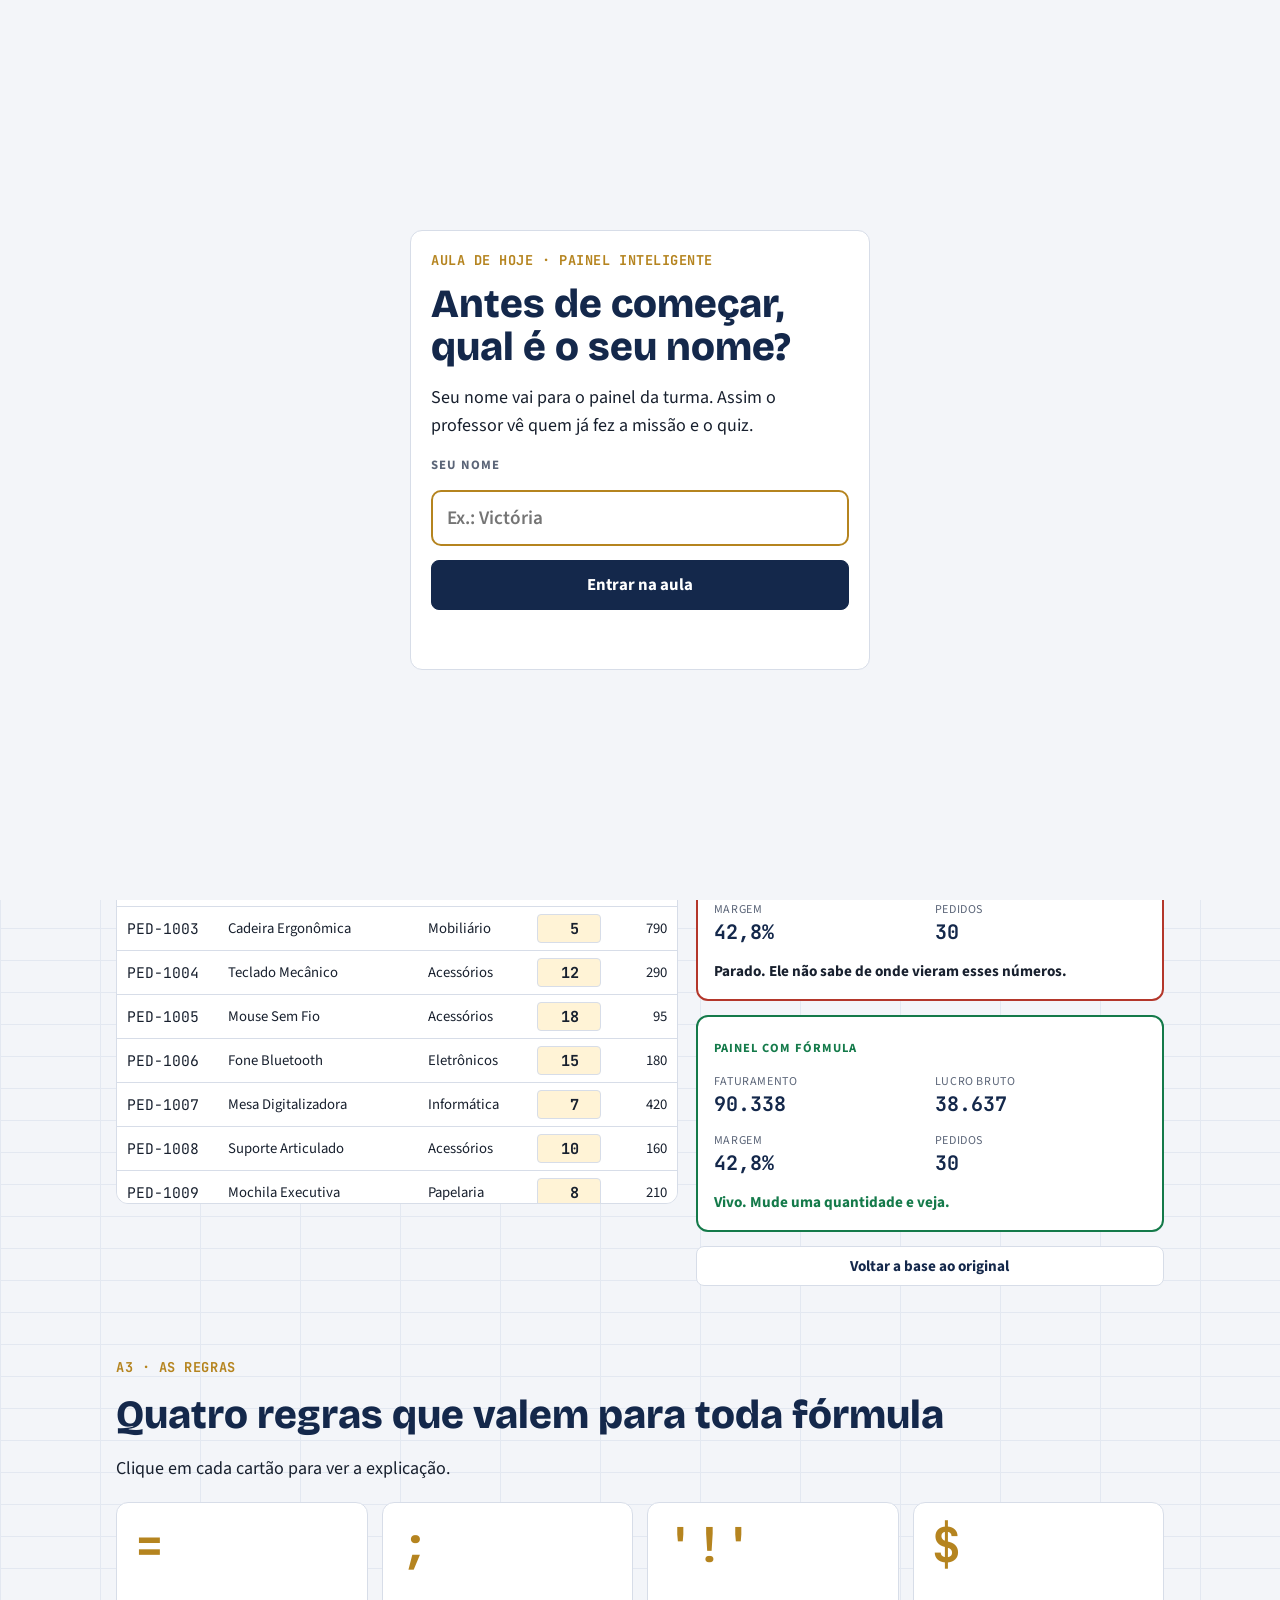
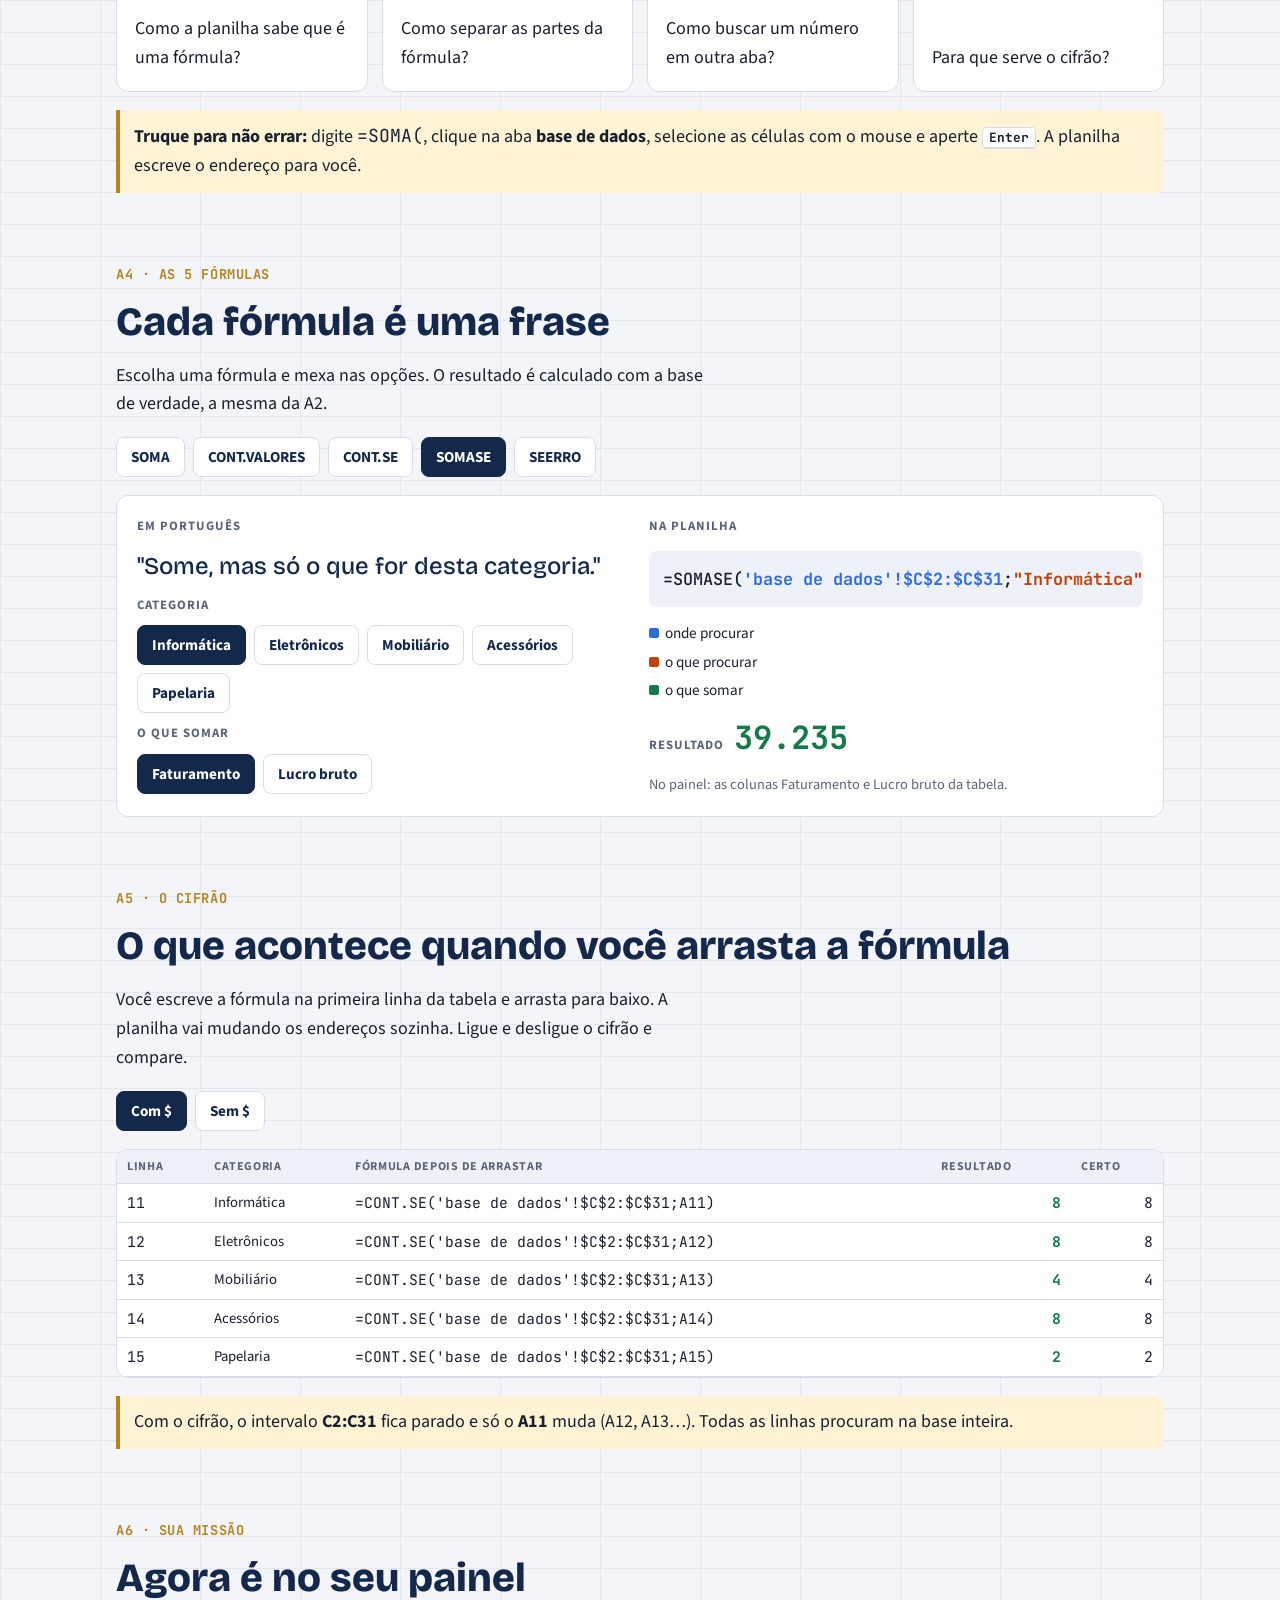
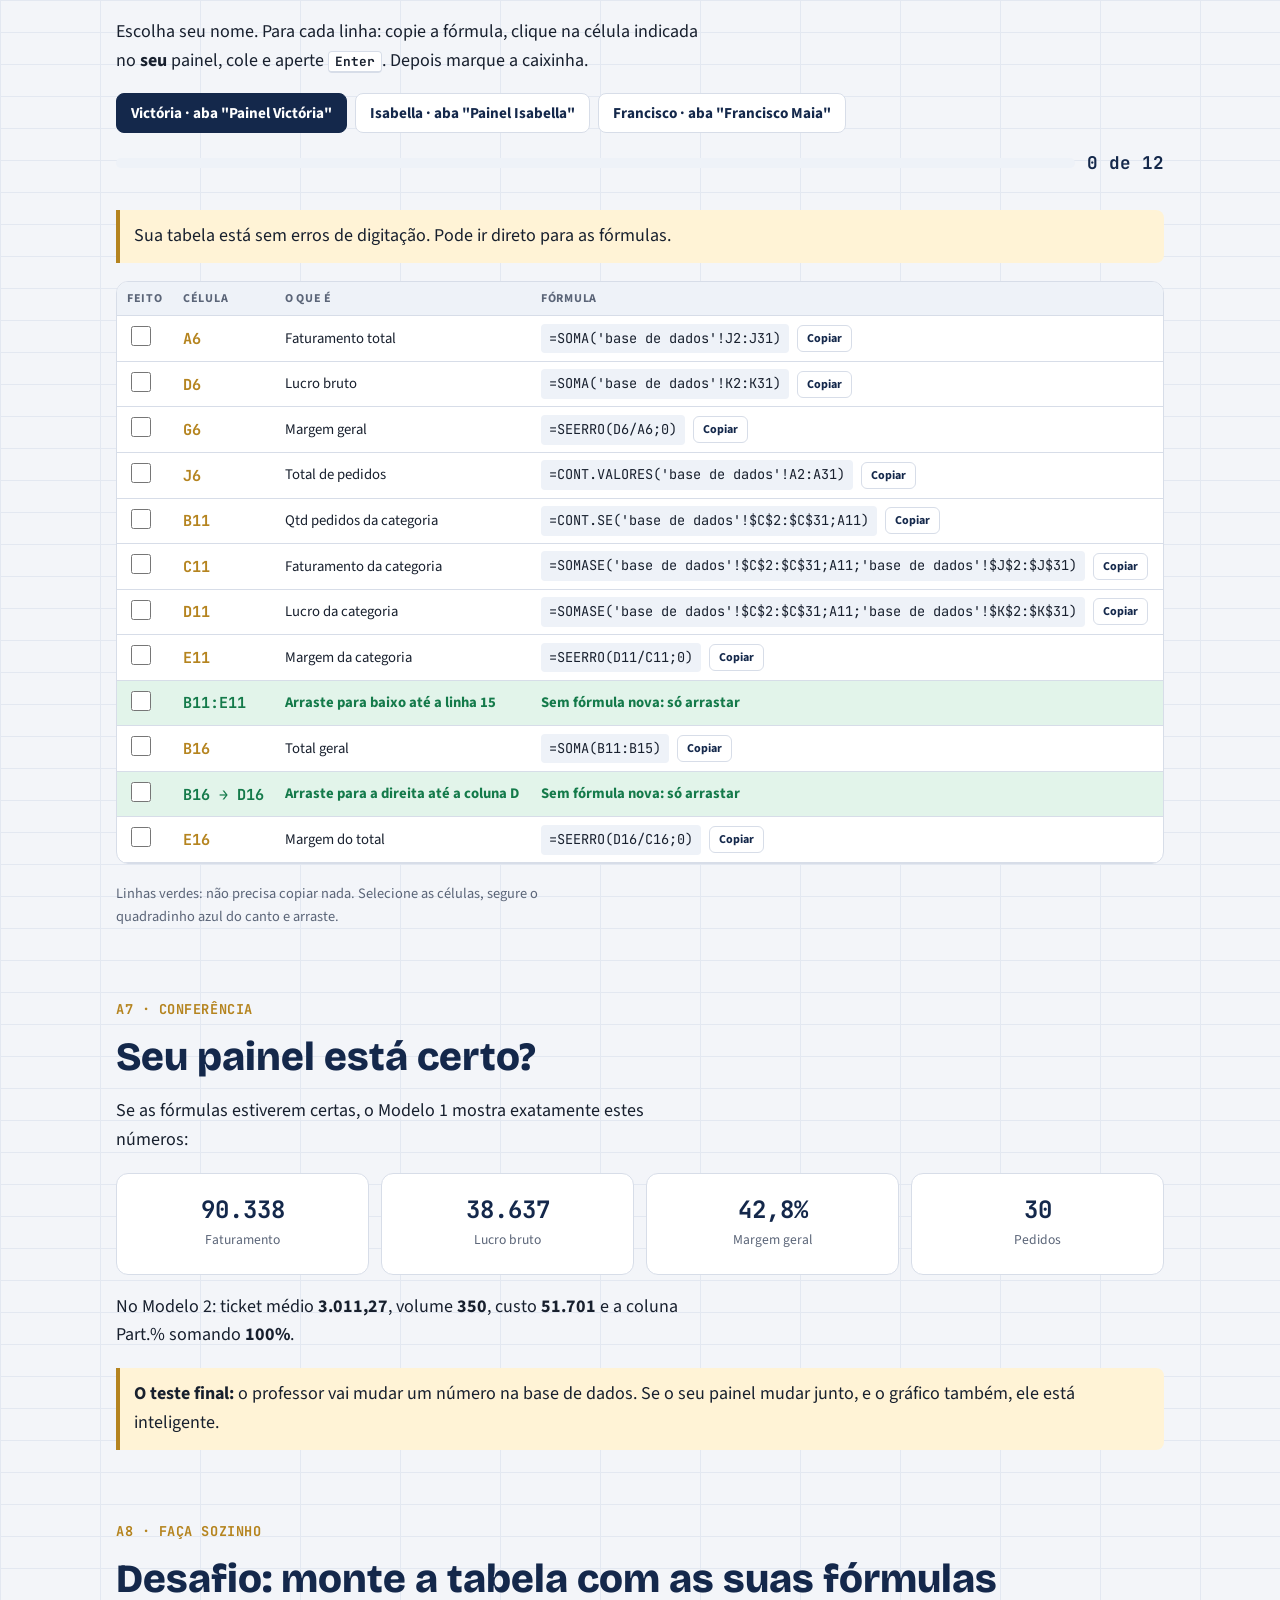
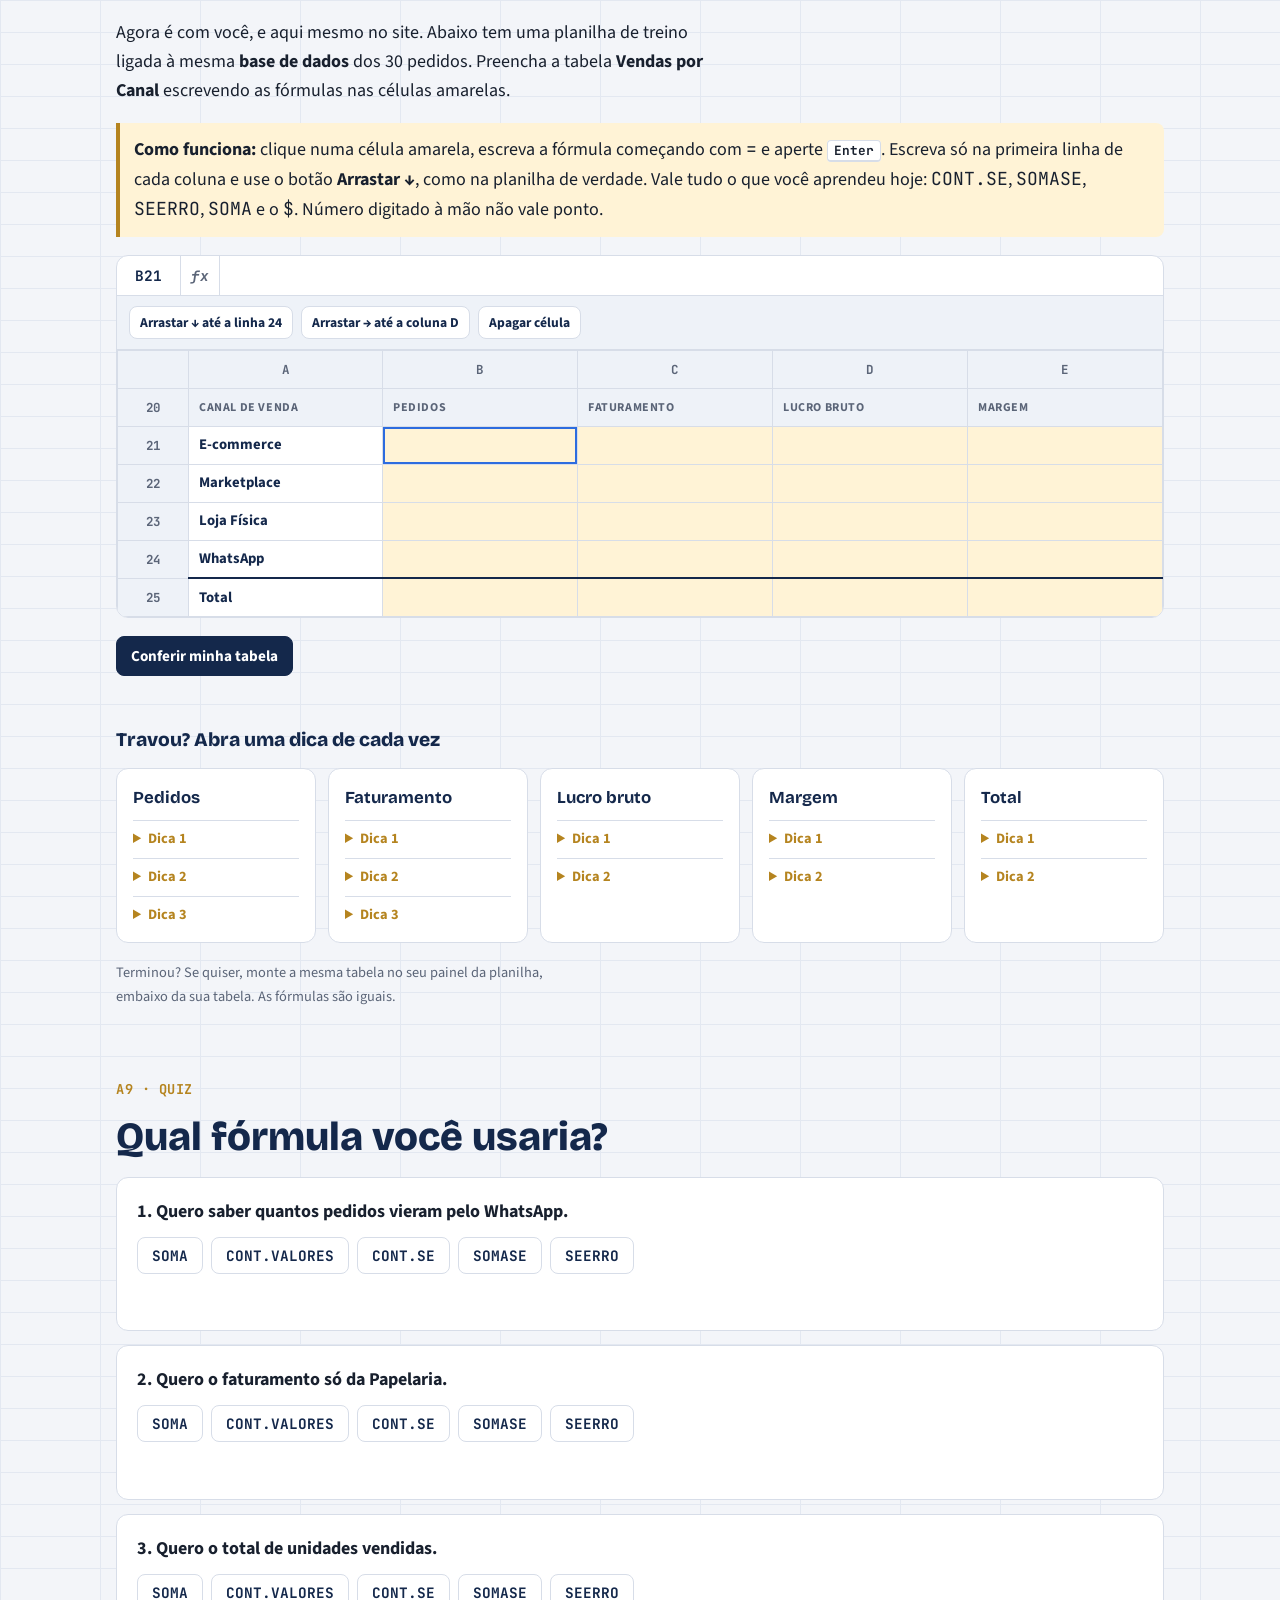
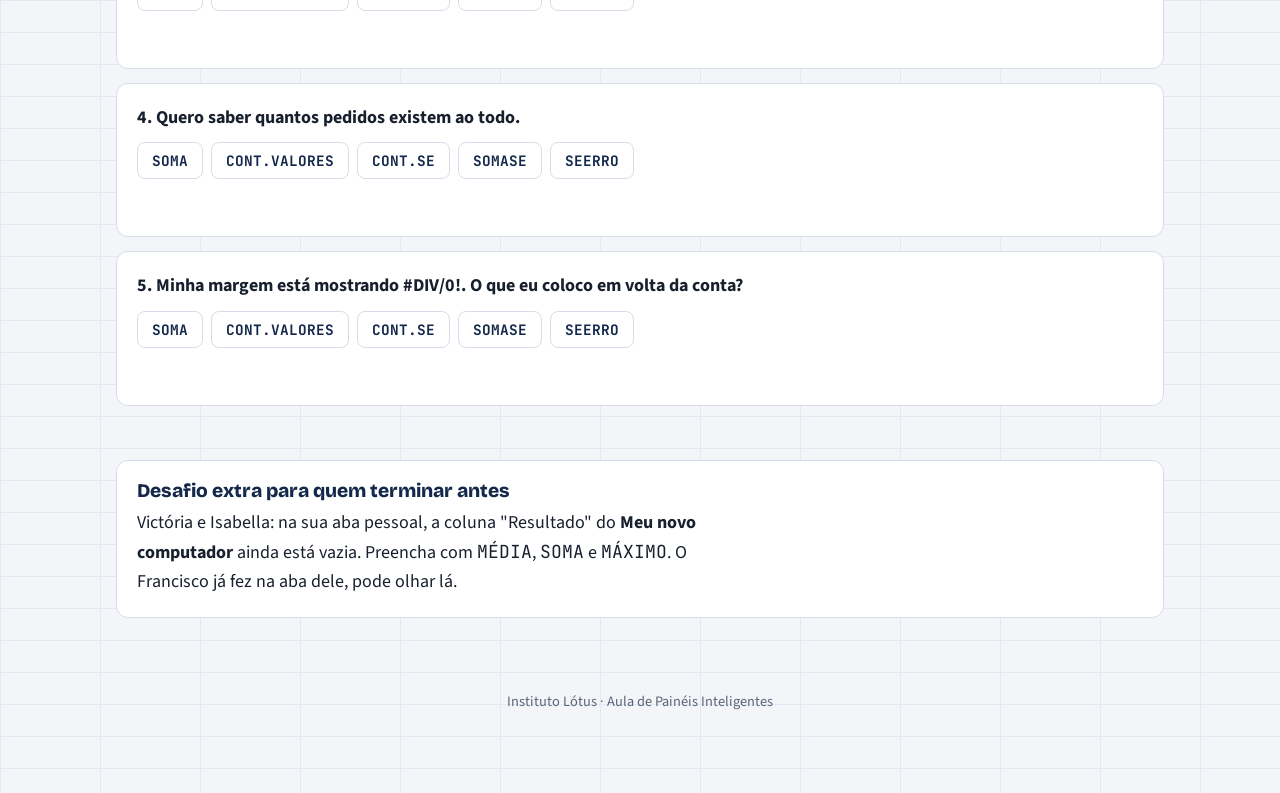
<file: index.html>
<!doctype html>
<html lang="pt-BR">
<head>
<meta charset="utf-8">
<meta name="viewport" content="width=device-width,initial-scale=1,viewport-fit=cover">
<title>Painel Inteligente</title>
<link rel="stylesheet" href="https://fonts.googleapis.com/css2?family=Bricolage+Grotesque:opsz,wght@12..96,500;12..96,800&family=Source+Sans+3:wght@400;600;700&family=JetBrains+Mono:wght@500;700&display=swap">
<style>
/* Layout: uma página que rola como um site, seções com "endereço de célula" (A1, A2…) e barra fixa de navegação; demos ao vivo com os dados reais da base */
:root{
  --bg:#F3F5F9; --grid:#E3E8F1; --card:#FFFFFF; --fg:#18202E; --muted:#5B6578; --line:#D7DDE8;
  --navy:#14284B; --onnavy:#FFFFFF; --gold:#B5841F; --goldsoft:#FFF3D6;
  --live:#147A4A; --livesoft:#E2F4EA; --bad:#B4372B; --badsoft:#FCE9E6; --cell:#EEF2F8;
  --p1:#2D6CDF; --p2:#C2410C; --p3:#147A4A;
  --display:"Bricolage Grotesque",Georgia,serif; --body:"Source Sans 3",system-ui,sans-serif; --mono:"JetBrains Mono",Consolas,monospace;
}
@media (prefers-color-scheme: dark){:root:not([data-theme="light"]){
  --bg:#0F1522; --grid:#18202F; --card:#182133; --fg:#E8ECF4; --muted:#9BA6BB; --line:#2A3449;
  --navy:#C7D5F2; --onnavy:#0F1522; --gold:#E3B455; --goldsoft:#2E2615;
  --live:#5ED39A; --livesoft:#123024; --bad:#F38B7F; --badsoft:#3A1C19; --cell:#202A3E;
  --p1:#7FA8F5; --p2:#F59A6B; --p3:#5ED39A; color-scheme:dark}}
:root[data-theme="dark"]{
  --bg:#0F1522; --grid:#18202F; --card:#182133; --fg:#E8ECF4; --muted:#9BA6BB; --line:#2A3449;
  --navy:#C7D5F2; --onnavy:#0F1522; --gold:#E3B455; --goldsoft:#2E2615;
  --live:#5ED39A; --livesoft:#123024; --bad:#F38B7F; --badsoft:#3A1C19; --cell:#202A3E;
  --p1:#7FA8F5; --p2:#F59A6B; --p3:#5ED39A; color-scheme:dark}
html{scroll-behavior:smooth}
@media (prefers-reduced-motion:reduce){html{scroll-behavior:auto}*{transition:none!important;animation:none!important}}
body{background:var(--bg);color:var(--fg);font:18px/1.6 var(--body);
  background-image:linear-gradient(var(--grid) 1px,transparent 1px),linear-gradient(90deg,var(--grid) 1px,transparent 1px);background-size:100% 32px,100px 100%}
body::before{content:"";position:fixed;inset:0 0 auto;height:env(safe-area-inset-top,0px);z-index:10;background:var(--card)}
.bar{position:sticky;top:env(safe-area-inset-top,0px);z-index:5;background:var(--card);border-bottom:1px solid var(--line)}
.bar-in{max-width:1080px;margin:0 auto;padding-block:8px;padding-left:max(16px,env(safe-area-inset-left,0px));padding-right:max(16px,env(safe-area-inset-right,0px));display:flex;align-items:center;gap:12px}
.fxlabel{font:700 .8rem var(--mono);color:var(--muted);flex:none}
.bar nav{display:flex;gap:4px;overflow-x:auto;scrollbar-width:none;min-width:0}
.bar nav a{font:500 .82rem var(--mono);color:var(--muted);text-decoration:none;padding:4px 9px;border-radius:4px;white-space:nowrap;border:1px solid transparent}
.bar nav a.on{color:var(--navy);border-color:var(--gold);background:var(--goldsoft)}
.progress{height:3px;background:var(--gold);width:0;transition:width .2s}
main{max-width:1080px;margin:0 auto;padding-left:max(16px,env(safe-area-inset-left,0px));padding-right:max(16px,env(safe-area-inset-right,0px));padding-block:24px 80px;display:flex;flex-direction:column;gap:72px}
section{scroll-margin-top:70px;display:flex;flex-direction:column;gap:18px}
.addr{font:700 .85rem var(--mono);color:var(--gold);letter-spacing:.04em}
h1,h2,h3{font-family:var(--display);color:var(--navy);margin:0;line-height:1.08;text-wrap:balance}
h1{font-size:clamp(2.4rem,7vw,4.6rem);font-weight:800;letter-spacing:-.02em}
h2{font-size:clamp(1.7rem,4vw,2.5rem);font-weight:800}
h3{font-size:1.2rem;font-weight:800}
p{margin:0;max-width:66ch}
.big{font-size:1.25rem;color:var(--muted)}
code,.mono{font-family:var(--mono)}
.card{background:var(--card);border:1px solid var(--line);border-radius:12px;padding:20px;min-width:0}
.btn{font:700 .95rem var(--body);border:1px solid var(--line);background:var(--card);color:var(--navy);border-radius:8px;padding:8px 14px;cursor:pointer}
.btn:hover{border-color:var(--gold)}
.btn.on{background:var(--navy);color:var(--onnavy);border-color:var(--navy)}
button:focus-visible,a:focus-visible,input:focus-visible{outline:2px solid var(--gold);outline-offset:2px}
.row{display:flex;flex-wrap:wrap;gap:8px}
/* hero */
.hero{padding-top:32px;gap:22px}
.formulabar{display:flex;align-items:stretch;border:1px solid var(--line);border-radius:8px;background:var(--card);overflow:hidden;max-width:720px}
.formulabar .fx{font:700 1rem var(--mono);color:var(--muted);padding:12px 14px;border-right:1px solid var(--line);font-style:italic}
.formulabar .typed{font:500 clamp(.9rem,2.4vw,1.2rem) var(--mono);padding:12px 14px;white-space:nowrap;overflow-x:auto;color:var(--navy)}
.caret{display:inline-block;width:2px;height:1.1em;background:var(--gold);vertical-align:-3px;animation:blink 1s steps(1) infinite}
@keyframes blink{50%{opacity:0}}
.hint{font-size:.9rem;color:var(--muted)}
kbd{font:700 .8rem var(--mono);border:1px solid var(--line);border-bottom-width:2px;border-radius:4px;padding:1px 6px;background:var(--card)}
/* demo */
.demo{display:grid;grid-template-columns:1.2fr 1fr;gap:18px;align-items:start}
.basebox{max-height:420px;overflow:auto;border:1px solid var(--line);border-radius:12px;background:var(--card)}
table{border-collapse:collapse;width:100%;font-variant-numeric:tabular-nums}
th,td{padding:7px 10px;border-bottom:1px solid var(--line);text-align:left;font-size:.92rem;white-space:nowrap}
th{position:sticky;top:0;background:var(--cell);font-size:.75rem;letter-spacing:.06em;text-transform:uppercase;color:var(--muted)}
td.num{text-align:right}
input.qty{width:64px;font:700 .95rem var(--mono);padding:3px 6px;border:1px solid var(--line);border-radius:4px;background:var(--goldsoft);color:var(--fg);text-align:right}
.panels{display:flex;flex-direction:column;gap:14px}
.panel{border-radius:12px;padding:16px;border:2px solid var(--line);background:var(--card)}
.panel.dead{border-color:var(--bad)}
.panel.alive{border-color:var(--live)}
.panel .tag{font:700 .78rem var(--body);text-transform:uppercase;letter-spacing:.08em}
.dead .tag{color:var(--bad)} .alive .tag{color:var(--live)}
.kpis{display:grid;grid-template-columns:1fr 1fr;gap:10px;margin-top:10px}
.kpi span{display:block;font-size:.75rem;color:var(--muted);text-transform:uppercase;letter-spacing:.05em}
.kpi b{font:700 1.25rem var(--mono);color:var(--navy)}
.kpi b.flash{animation:flash .7s}
@keyframes flash{0%{background:var(--livesoft);color:var(--live)}100%{background:transparent}}
.verdict{margin-top:10px;font-weight:700;font-size:.95rem}
/* regras */
.rules{display:grid;grid-template-columns:repeat(4,1fr);gap:14px}
.flip{perspective:900px;min-height:190px;cursor:pointer;border:0;background:none;padding:0;text-align:left;font:inherit;color:inherit}
.flip .in{position:relative;width:100%;height:100%;min-height:190px;transition:transform .5s;transform-style:preserve-3d}
.flip.open .in{transform:rotateY(180deg)}
.face{position:absolute;inset:0;backface-visibility:hidden;border-radius:12px;padding:18px;display:flex;flex-direction:column;justify-content:space-between;border:1px solid var(--line)}
.front{background:var(--card)}
.front b{font:700 3rem var(--mono);color:var(--gold);line-height:1}
.back{background:var(--navy);color:var(--onnavy);transform:rotateY(180deg)}
.back code{background:transparent;color:var(--onnavy);font-weight:700}
/* explorador */
.tabs{display:flex;flex-wrap:wrap;gap:8px}
.explorer{display:grid;grid-template-columns:1fr 1fr;gap:18px}
.say{font-family:var(--display);font-size:1.5rem;color:var(--navy);font-weight:500;line-height:1.25}
.fbig{font:500 clamp(.85rem,2vw,1.05rem)/1.7 var(--mono);background:var(--cell);border-radius:8px;padding:14px;overflow-x:auto;white-space:nowrap}
.part1{color:var(--p1);font-weight:700}.part2{color:var(--p2);font-weight:700}.part3{color:var(--p3);font-weight:700}
.legend{display:flex;flex-direction:column;gap:4px;font-size:.95rem}
.legend i{display:inline-block;width:10px;height:10px;border-radius:2px;margin-right:6px}
.result{display:flex;align-items:baseline;gap:10px;flex-wrap:wrap}
.result b{font:700 2rem var(--mono);color:var(--live)}
.result b.err{color:var(--bad)}
.lbl{font-size:.8rem;text-transform:uppercase;letter-spacing:.08em;color:var(--muted);font-weight:700}
/* cifrão */
.dollar td.err{color:var(--bad);font-weight:700}
.dollar td.ok{color:var(--live);font-weight:700}
.note{border-left:4px solid var(--gold);background:var(--goldsoft);padding:12px 14px;border-radius:0 8px 8px 0}
.warn{border-left:4px solid var(--bad);background:var(--badsoft);padding:12px 14px;border-radius:0 8px 8px 0}
/* missão */
.mission .tablewrap{overflow-x:auto;border:1px solid var(--line);border-radius:12px;background:var(--card)}
.mission td{vertical-align:middle}
.mission td.ref{font:700 .95rem var(--mono);color:var(--gold)}
.mission tr.drag td{background:var(--livesoft);color:var(--live);font-weight:700}
.mission tr.done td{opacity:.55}
.mission tr.done td.ref{text-decoration:line-through}
.fcell{display:flex;align-items:center;gap:8px}
.fcell code{font-size:.85rem;background:var(--cell);padding:4px 8px;border-radius:4px}
.copy{font:700 .75rem var(--body);border:1px solid var(--line);background:var(--card);color:var(--navy);border-radius:6px;padding:4px 9px;cursor:pointer;flex:none}
.copy.ok{color:var(--live);border-color:var(--live)}
input[type=checkbox]{width:20px;height:20px;accent-color:var(--live);cursor:pointer}
.meter{height:10px;background:var(--cell);border-radius:99px;overflow:hidden}
.meter i{display:block;height:100%;background:var(--live);width:0;transition:width .3s}
/* conferência e quiz */
.targets{display:grid;grid-template-columns:repeat(4,1fr);gap:12px}
.target{text-align:center}
.target b{display:block;font:700 1.5rem var(--mono);color:var(--navy)}
.target span{font-size:.85rem;color:var(--muted)}
.quiz{display:flex;flex-direction:column;gap:14px}
.q .opts{display:flex;flex-wrap:wrap;gap:8px;margin-top:10px}
.q .opts button{font:700 .9rem var(--mono)}
.q .opts button.right{background:var(--livesoft);border-color:var(--live);color:var(--live)}
.q .opts button.wrong{background:var(--badsoft);border-color:var(--bad);color:var(--bad)}
.q .fb{margin-top:8px;font-weight:600;min-height:1.6em}
.score{font:700 1.1rem var(--mono);color:var(--navy)}
footer{text-align:center;color:var(--muted);font-size:.9rem}
*{box-sizing:border-box}
body{margin:0}
.me{margin-left:auto;display:flex;align-items:center;gap:8px;flex:none;font-size:.85rem}
.me b{color:var(--navy)}
.me button{font:600 .78rem var(--body);background:none;border:0;color:var(--muted);text-decoration:underline;cursor:pointer;padding:0}
.sync{font-size:.8rem;color:var(--muted)}
.sync.ok{color:var(--live)} .sync.err{color:var(--bad)}
[hidden]{display:none!important}
.gate{position:fixed;inset:0;z-index:20;background:var(--bg);display:flex;align-items:center;justify-content:center;padding-left:max(16px,env(safe-area-inset-left,0px));padding-right:max(16px,env(safe-area-inset-right,0px));padding-block:24px}
.gate form{width:100%;max-width:460px;display:flex;flex-direction:column;gap:14px}
.gate input{font:600 1.2rem var(--body);padding:12px 14px;border:2px solid var(--line);border-radius:10px;background:var(--card);color:var(--fg);width:100%}
.gate input:focus{border-color:var(--gold);outline:none}
.gate .btn{font-size:1.05rem;padding:12px;background:var(--navy);color:var(--onnavy);border-color:var(--navy)}
.gate .err{color:var(--bad);font-weight:600;min-height:1.4em}
@media (max-width:640px){.fxlabel{display:none}}
.hints{display:grid;grid-template-columns:repeat(auto-fit,minmax(190px,1fr));gap:12px}
.hint-col{display:flex;flex-direction:column;gap:8px;padding:16px}
.hint-col>b{font-family:var(--display);color:var(--navy);font-size:1.05rem}
details{border-top:1px solid var(--line);padding-top:6px}
summary{cursor:pointer;font-weight:700;color:var(--gold);font-size:.9rem}
details p{margin-top:6px;font-size:.95rem}
details code{font-size:.8rem;word-break:break-all}
.mini{background:var(--card);border:1px solid var(--line);border-radius:12px;overflow:hidden;display:flex;flex-direction:column}
.mini-bar{display:flex;align-items:stretch;border-bottom:1px solid var(--line);min-width:0}
.mini-addr{font:700 .9rem var(--mono);color:var(--navy);padding:10px 12px;border-right:1px solid var(--line);min-width:64px;text-align:center}
.mini-fx{font:700 .9rem var(--mono);font-style:italic;color:var(--muted);padding:10px;border-right:1px solid var(--line)}
.mini-raw{font:500 .92rem var(--mono);padding:10px 12px;white-space:nowrap;overflow-x:auto;min-width:0;flex:1;color:var(--fg)}
.mini-tools{display:flex;flex-wrap:wrap;gap:8px;padding:10px 12px;border-bottom:1px solid var(--line);background:var(--cell)}
.mini-tools .btn{font-size:.85rem;padding:6px 10px}
.mini-msg{margin:0;padding:0 12px;font-size:.9rem;font-weight:600;color:var(--bad);max-width:none}
.mini-msg:not(:empty){padding:8px 12px;background:var(--badsoft)}
.mini-grid{overflow-x:auto}
#grid{border-collapse:collapse;width:100%;min-width:640px}
#grid th,#grid td{border:1px solid var(--line);padding:0;height:38px;font-size:.92rem}
#grid th{background:var(--cell);color:var(--muted);font:700 .78rem var(--mono);text-align:center;letter-spacing:0;text-transform:none;position:static;width:44px}
#grid td.fix{padding:0 10px;font-weight:700;color:var(--navy);background:var(--card)}
#grid tr.head td.fix{background:var(--cell);text-transform:uppercase;font-size:.75rem;letter-spacing:.05em;color:var(--muted)}
#grid tr.tot td{border-top:2px solid var(--navy)}
#grid input{width:100%;height:100%;min-width:120px;border:0;background:var(--goldsoft);color:var(--fg);font:500 .92rem var(--mono);padding:0 10px;text-align:right;outline:none}
#grid input:focus{text-align:left;background:var(--card);box-shadow:inset 0 0 0 2px var(--p1)}
#grid input.err{color:var(--bad);font-weight:700}
#grid input.right{background:var(--livesoft);box-shadow:inset 0 0 0 2px var(--live)}
#grid input.wrong{background:var(--badsoft);box-shadow:inset 0 0 0 2px var(--bad)}
#grid input.sel{box-shadow:inset 0 0 0 2px var(--p1)}
@media (max-width:860px){.demo,.explorer{grid-template-columns:1fr}.rules{grid-template-columns:1fr 1fr}.targets{grid-template-columns:1fr 1fr}}
@media (max-width:480px){.rules{grid-template-columns:1fr}.kpis{grid-template-columns:1fr 1fr}}
</style>
</head>
<body>

<div class="gate" id="gate" hidden>
  <form class="card" id="gateForm" novalidate>
    <span class="addr">AULA DE HOJE · PAINEL INTELIGENTE</span>
    <h2>Antes de começar, qual é o seu nome?</h2>
    <p>Seu nome vai para o painel da turma. Assim o professor vê quem já fez a missão e o quiz.</p>
    <label class="lbl" for="gateNome">Seu nome</label>
    <input id="gateNome" type="text" autocomplete="name" maxlength="60" placeholder="Ex.: Victória">
    <button class="btn" type="submit" id="gateBtn">Entrar na aula</button>
    <p class="err" id="gateErr"></p>
  </form>
</div>

<div class="bar">
  <div class="bar-in">
    <span class="fxlabel">Painel&nbsp;Inteligente</span>
    <nav id="nav">
      <a href="#inicio">A1 Início</a><a href="#desafio">A2 Desafio</a><a href="#regras">A3 Regras</a><a href="#formulas">A4 Fórmulas</a><a href="#cifrao">A5 Cifrão</a><a href="#missao">A6 Missão</a><a href="#confere">A7 Confere</a><a href="#sozinho">A8 Faça sozinho</a><a href="#quiz">A9 Quiz</a>
    </nav>
    <div class="me" id="me" hidden><span>Olá, <b id="meNome"></b></span><button type="button" id="meTrocar">trocar</button></div>
  </div>
  <div class="progress" id="progress"></div>
</div>

<main>

<section id="inicio" class="hero">
  <span class="addr">A1 · AULA DE HOJE</span>
  <h1>Seu painel já está bonito.<br>Hoje ele aprende a pensar.</h1>
  <p class="big">Até agora você digitou os números do painel. Hoje você vai trocar cada número por uma fórmula que vai sozinha até a <b>base de dados</b>, faz a conta e se atualiza toda vez que algo mudar.</p>
  <div class="formulabar" aria-label="Exemplo de fórmula"><span class="fx">fx</span><span class="typed"><span id="typed"></span><span class="caret"></span></span></div>
  <p class="hint">Use <kbd>→</kbd> ou <kbd>←</kbd> no teclado para passar de uma parte para outra.</p>
</section>

<section id="desafio">
  <span class="addr">A2 · O DESAFIO</span>
  <h2>Mude a base e veja quem percebe</h2>
  <p>Esta é a mesma base de dados da planilha, com os 30 pedidos. Mude a <b>quantidade</b> de qualquer pedido e olhe os dois painéis ao lado.</p>
  <div class="demo">
    <div class="basebox"><table>
      <thead><tr><th>Pedido</th><th>Produto</th><th>Categoria</th><th class="num">Qtd</th><th class="num">Preço</th></tr></thead>
      <tbody id="baseRows"></tbody>
    </table></div>
    <div class="panels">
      <div class="panel dead"><span class="tag">Painel com número digitado</span>
        <div class="kpis"><div class="kpi"><span>Faturamento</span><b>90.338</b></div><div class="kpi"><span>Lucro bruto</span><b>38.637</b></div><div class="kpi"><span>Margem</span><b>42,8%</b></div><div class="kpi"><span>Pedidos</span><b>30</b></div></div>
        <p class="verdict" id="deadV">Parado. Ele não sabe de onde vieram esses números.</p></div>
      <div class="panel alive"><span class="tag">Painel com fórmula</span>
        <div class="kpis"><div class="kpi"><span>Faturamento</span><b id="kFat"></b></div><div class="kpi"><span>Lucro bruto</span><b id="kLuc"></b></div><div class="kpi"><span>Margem</span><b id="kMar"></b></div><div class="kpi"><span>Pedidos</span><b id="kPed"></b></div></div>
        <p class="verdict" id="aliveV" style="color:var(--live)">Vivo. Mude uma quantidade e veja.</p></div>
      <button class="btn" id="resetBase" type="button">Voltar a base ao original</button>
    </div>
  </div>
</section>

<section id="regras">
  <span class="addr">A3 · AS REGRAS</span>
  <h2>Quatro regras que valem para toda fórmula</h2>
  <p>Clique em cada cartão para ver a explicação.</p>
  <div class="rules">
    <button class="flip" type="button"><div class="in"><div class="face front"><b>=</b><span>Como a planilha sabe que é uma fórmula?</span></div><div class="face back"><span>Toda fórmula começa com o sinal de <b>igual</b>. Sem ele, a planilha acha que você escreveu um texto.</span><code>=SOMA(…)</code></div></div></button>
    <button class="flip" type="button"><div class="in"><div class="face front"><b>;</b><span>Como separar as partes da fórmula?</span></div><div class="face back"><span>Com <b>ponto e vírgula</b>. Nossa planilha está em português, então a vírgula fica para os números.</span><code>=CONT.SE(C2:C31;A11)</code></div></div></button>
    <button class="flip" type="button"><div class="in"><div class="face front"><b>'!'</b><span>Como buscar um número em outra aba?</span></div><div class="face back"><span>Nome da aba entre <b>aspas simples</b> e depois um <b>ponto de exclamação</b>.</span><code>'base de dados'!J2</code></div></div></button>
    <button class="flip" type="button"><div class="in"><div class="face front"><b>$</b><span>Para que serve o cifrão?</span></div><div class="face back"><span>Ele <b>trava</b> a célula. Quando você arrasta a fórmula, o que tem $ não sai do lugar. Veja na parte A5.</span><code>$C$2:$C$31</code></div></div></button>
  </div>
  <div class="note"><b>Truque para não errar:</b> digite <code>=SOMA(</code>, clique na aba <b>base de dados</b>, selecione as células com o mouse e aperte <kbd>Enter</kbd>. A planilha escreve o endereço para você.</div>
</section>

<section id="formulas">
  <span class="addr">A4 · AS 5 FÓRMULAS</span>
  <h2>Cada fórmula é uma frase</h2>
  <p>Escolha uma fórmula e mexa nas opções. O resultado é calculado com a base de verdade, a mesma da A2.</p>
  <div class="tabs" id="fxTabs"></div>
  <div class="explorer card">
    <div style="display:flex;flex-direction:column;gap:14px;min-width:0">
      <span class="lbl">Em português</span>
      <div class="say" id="fxSay"></div>
      <div id="fxOpts" style="display:flex;flex-direction:column;gap:10px"></div>
    </div>
    <div style="display:flex;flex-direction:column;gap:14px;min-width:0">
      <span class="lbl">Na planilha</span>
      <div class="fbig" id="fxFormula"></div>
      <div class="legend" id="fxLegend"></div>
      <div class="result"><span class="lbl">Resultado</span><b id="fxResult"></b></div>
      <p class="hint" id="fxUse"></p>
    </div>
  </div>
</section>

<section id="cifrao" class="dollar">
  <span class="addr">A5 · O CIFRÃO</span>
  <h2>O que acontece quando você arrasta a fórmula</h2>
  <p>Você escreve a fórmula na primeira linha da tabela e arrasta para baixo. A planilha vai mudando os endereços sozinha. Ligue e desligue o cifrão e compare.</p>
  <div class="row"><button class="btn on" id="dOn" type="button">Com $</button><button class="btn" id="dOff" type="button">Sem $</button></div>
  <div class="card" style="padding:0;overflow-x:auto"><table>
    <thead><tr><th>Linha</th><th>Categoria</th><th>Fórmula depois de arrastar</th><th class="num">Resultado</th><th class="num">Certo</th></tr></thead>
    <tbody id="dRows"></tbody>
  </table></div>
  <div id="dMsg"></div>
</section>

<section id="missao" class="mission">
  <span class="addr">A6 · SUA MISSÃO</span>
  <h2>Agora é no seu painel</h2>
  <p>Escolha seu nome. Para cada linha: copie a fórmula, clique na célula indicada no <b>seu</b> painel, cole e aperte <kbd>Enter</kbd>. Depois marque a caixinha.</p>
  <div class="row" id="who"></div>
  <div style="display:flex;align-items:center;gap:12px"><div class="meter" style="flex:1"><i id="meter"></i></div><span class="score" id="meterTxt"></span></div>
  <p class="sync" id="syncM"></p>
  <div id="warns" style="display:flex;flex-direction:column;gap:8px"></div>
  <div class="tablewrap"><table>
    <thead><tr><th>Feito</th><th>Célula</th><th>O que é</th><th>Fórmula</th></tr></thead>
    <tbody id="mRows"></tbody>
  </table></div>
  <p class="hint">Linhas verdes: não precisa copiar nada. Selecione as células, segure o quadradinho azul do canto e arraste.</p>
</section>

<section id="confere">
  <span class="addr">A7 · CONFERÊNCIA</span>
  <h2>Seu painel está certo?</h2>
  <p>Se as fórmulas estiverem certas, o Modelo 1 mostra exatamente estes números:</p>
  <div class="targets">
    <div class="card target"><b>90.338</b><span>Faturamento</span></div>
    <div class="card target"><b>38.637</b><span>Lucro bruto</span></div>
    <div class="card target"><b>42,8%</b><span>Margem geral</span></div>
    <div class="card target"><b>30</b><span>Pedidos</span></div>
  </div>
  <p>No Modelo 2: ticket médio <b>3.011,27</b>, volume <b>350</b>, custo <b>51.701</b> e a coluna Part.% somando <b>100%</b>.</p>
  <div class="note"><b>O teste final:</b> o professor vai mudar um número na base de dados. Se o seu painel mudar junto, e o gráfico também, ele está inteligente.</div>
</section>

<section id="sozinho">
  <span class="addr">A8 · FAÇA SOZINHO</span>
  <h2>Desafio: monte a tabela com as suas fórmulas</h2>
  <p>Agora é com você, e aqui mesmo no site. Abaixo tem uma planilha de treino ligada à mesma <b>base de dados</b> dos 30 pedidos. Preencha a tabela <b>Vendas por Canal</b> escrevendo as fórmulas nas células amarelas.</p>
  <div class="note"><b>Como funciona:</b> clique numa célula amarela, escreva a fórmula começando com <code>=</code> e aperte <kbd>Enter</kbd>. Escreva só na primeira linha de cada coluna e use o botão <b>Arrastar ↓</b>, como na planilha de verdade. Vale tudo o que você aprendeu hoje: <code>CONT.SE</code>, <code>SOMASE</code>, <code>SEERRO</code>, <code>SOMA</code> e o <code>$</code>. Número digitado à mão não vale ponto.</div>

  <div class="mini">
    <div class="mini-bar"><span class="mini-addr" id="gAddr">B21</span><span class="mini-fx">fx</span><span class="mini-raw" id="gBar"></span></div>
    <div class="mini-tools">
      <button class="btn" type="button" id="gDown">Arrastar ↓ até a linha 24</button>
      <button class="btn" type="button" id="gRight">Arrastar → até a coluna D</button>
      <button class="btn" type="button" id="gClear">Apagar célula</button>
    </div>
    <p class="mini-msg" id="gCellMsg"></p>
    <div class="mini-grid"><table id="grid"></table></div>
  </div>
  <div class="row" style="align-items:center"><button class="btn on" type="button" id="gCheck">Conferir minha tabela</button><span class="score" id="gScore"></span></div>
  <div id="gMsg"></div>
  <p class="sync" id="syncD"></p>

  <h3>Travou? Abra uma dica de cada vez</h3>
  <div class="hints">
    <div class="card hint-col"><b>Pedidos</b>
      <details><summary>Dica 1</summary><p>Você quer <b>contar</b> só os pedidos de um canal. Qual fórmula conta com condição?</p></details>
      <details><summary>Dica 2</summary><p>É o <code>CONT.SE</code>. Na base de dados, os canais estão na <b>coluna E</b>.</p></details>
      <details><summary>Dica 3</summary><p><code>=CONT.SE('base de dados'!$E$2:$E$31;___)</code><br>No lugar do ___, escreva a célula com o nome do canal (A21).</p></details>
    </div>
    <div class="card hint-col"><b>Faturamento</b>
      <details><summary>Dica 1</summary><p>Você quer <b>somar</b> só o que é de um canal. Qual fórmula soma com condição?</p></details>
      <details><summary>Dica 2</summary><p>É o <code>SOMASE</code>: onde procurar ; o que procurar ; o que somar. O faturamento está na <b>coluna J</b>.</p></details>
      <details><summary>Dica 3</summary><p><code>=SOMASE('base de dados'!$E$2:$E$31;___;'base de dados'!$_$2:$_$31)</code></p></details>
    </div>
    <div class="card hint-col"><b>Lucro bruto</b>
      <details><summary>Dica 1</summary><p>É quase igual à fórmula do faturamento. O que muda?</p></details>
      <details><summary>Dica 2</summary><p>Só muda <b>o que somar</b>: o lucro bruto está na <b>coluna K</b> da base.</p></details>
    </div>
    <div class="card hint-col"><b>Margem</b>
      <details><summary>Dica 1</summary><p>Margem é o lucro dividido pelo faturamento <b>da mesma linha</b>.</p></details>
      <details><summary>Dica 2</summary><p>Proteja a divisão para não aparecer <b>#DIV/0!</b>: <code>=SEERRO(___/___;0)</code>.</p></details>
    </div>
    <div class="card hint-col"><b>Total</b>
      <details><summary>Dica 1</summary><p>Pedidos, faturamento e lucro do total: some as 4 linhas de cima com <code>SOMA</code>. Depois use <b>Arrastar →</b>.</p></details>
      <details><summary>Dica 2</summary><p>A margem do total <b>não</b> é soma. Faça lucro total dividido pelo faturamento total, com <code>SEERRO</code>.</p></details>
    </div>
  </div>
  <p class="hint">Terminou? Se quiser, monte a mesma tabela no seu painel da planilha, embaixo da sua tabela. As fórmulas são iguais.</p>
</section>

<section id="quiz">
  <span class="addr">A9 · QUIZ</span>
  <h2>Qual fórmula você usaria?</h2>
  <div class="quiz" id="quizBox"></div>
  <p class="score" id="quizScore"></p>
  <p class="sync" id="syncQ"></p>
  <div class="card"><h3>Desafio extra para quem terminar antes</h3><p style="margin-top:8px">Victória e Isabella: na sua aba pessoal, a coluna "Resultado" do <b>Meu novo computador</b> ainda está vazia. Preencha com <code>MÉDIA</code>, <code>SOMA</code> e <code>MÁXIMO</code>. O Francisco já fez na aba dele, pode olhar lá.</p></div>
</section>

<footer>Instituto Lótus · Aula de Painéis Inteligentes</footer>
</main>

<script>
(function(){
var fmt0=new Intl.NumberFormat('pt-BR',{maximumFractionDigits:0});
var fmt2=new Intl.NumberFormat('pt-BR',{minimumFractionDigits:2,maximumFractionDigits:2});
var pct=function(v){return (v*100).toLocaleString('pt-BR',{minimumFractionDigits:1,maximumFractionDigits:1})+'%'};
// pedido, produto, categoria, canal, qtd, custo unit, preço unit
var RAW=[["PED-1001","Notebook Dell Inspiron","Informática","E-commerce",4,2800,3850],["PED-1002","Monitor LG 27\"","Informática","Marketplace",6,850,1290],["PED-1003","Cadeira Ergonômica","Mobiliário","Loja Física",5,480,790],["PED-1004","Teclado Mecânico","Acessórios","E-commerce",12,160,290],["PED-1005","Mouse Sem Fio","Acessórios","WhatsApp",18,45,95],["PED-1006","Fone Bluetooth","Eletrônicos","Marketplace",15,90,180],["PED-1007","Mesa Digitalizadora","Informática","E-commerce",7,230,420],["PED-1008","Suporte Articulado","Acessórios","Loja Física",10,85,160],["PED-1009","Mochila Executiva","Papelaria","WhatsApp",8,110,210],["PED-1010","HD Externo 2TB","Informática","E-commerce",9,210,360],["PED-1011","Impressora Multifuncional","Informática","Loja Física",3,620,980],["PED-1012","Cabo HDMI 4K","Acessórios","Marketplace",25,18,45],["PED-1013","Webcam Full HD","Eletrônicos","E-commerce",14,120,230],["PED-1014","Carregador por Indução","Eletrônicos","WhatsApp",16,40,89],["PED-1015","Luminária de Mesa LED","Mobiliário","Loja Física",11,55,119],["PED-1016","Hub USB-C","Acessórios","Marketplace",20,75,145],["PED-1017","Caixa de Som Bluetooth","Eletrônicos","E-commerce",8,130,260],["PED-1018","Kit Teclado e Mouse","Acessórios","Loja Física",12,70,135],["PED-1019","Mesa Ajustável","Mobiliário","E-commerce",3,1100,1850],["PED-1020","Smartwatch Pro","Eletrônicos","Marketplace",10,310,590],["PED-1021","Filtro de Linha","Acessórios","Loja Física",22,28,65],["PED-1022","Mousepad Extra Grande","Acessórios","WhatsApp",15,22,59],["PED-1023","Adaptador Multiportas","Informática","E-commerce",18,65,125],["PED-1024","Apoio para Pés","Mobiliário","Loja Física",14,45,95],["PED-1025","Gravador de Voz","Eletrônicos","Marketplace",5,140,270],["PED-1026","Roteador Wi-Fi 6","Informática","E-commerce",7,240,450],["PED-1027","Ring Light Tripé","Eletrônicos","WhatsApp",13,60,130],["PED-1028","Caneta Stylus","Informática","Marketplace",9,85,175],["PED-1029","Headset Gamer","Eletrônicos","E-commerce",11,155,310],["PED-1030","Pasta Organizadora","Papelaria","Loja Física",20,15,38]];
var qty=RAW.map(function(r){return r[4]});
var CATS=["Informática","Eletrônicos","Mobiliário","Acessórios","Papelaria"];
var CANAIS=["E-commerce","Marketplace","Loja Física","WhatsApp"];
function fat(i){return qty[i]*RAW[i][6]} function cus(i){return qty[i]*RAW[i][5]} function luc(i){return fat(i)-cus(i)}
function sum(fn,filter){var s=0;for(var i=0;i<RAW.length;i++){if(!filter||filter(i))s+=fn(i)}return s}
var $=function(id){return document.getElementById(id)};
var API='https://script.google.com/macros/s/AKfycbxdn469AYMr3aUECqZwuW7K5p5roBfrWNw6TfA6WapfuvP8zX_PvvNkXXk-d-o64q9n/exec';
var aluno='';
try{aluno=localStorage.getItem('pi-nome')||''}catch(e){}
// envia o progresso para a aba "Registro do Desafio"; sem Content-Type para não disparar CORS
function enviar(dados,syncEl){
  if(!aluno)return Promise.resolve(false);
  dados.nome=aluno;
  if(syncEl){syncEl.className='sync';syncEl.textContent='Salvando no painel da turma…'}
  return fetch(API,{method:'POST',body:JSON.stringify(dados)}).then(function(r){return r.json()}).then(function(j){
    if(!j.ok)throw new Error(j.erro||'erro');
    if(syncEl){syncEl.className='sync ok';syncEl.textContent='Salvo no painel da turma.'}return true;
  }).catch(function(){
    if(syncEl){syncEl.className='sync err';syncEl.textContent='Não consegui salvar. Confira a internet e marque a caixinha de novo.'}return false;
  });
}
var B="'base de dados'!";

// hero: fórmula sendo digitada
var full="=SOMA('base de dados'!J2:J31)",t=0;
function type(){$('typed').textContent=full.slice(0,t);if(t<full.length){t++;setTimeout(type,70)}}
if(matchMedia('(prefers-reduced-motion:reduce)').matches){t=full.length}type();

// A2 demo
var tb=$('baseRows');
RAW.forEach(function(r,i){var tr=document.createElement('tr');
  tr.innerHTML='<td class="mono">'+r[0]+'</td><td>'+r[1]+'</td><td>'+r[2]+'</td><td class="num"><input class="qty" type="number" min="0" id="q'+i+'" value="'+r[4]+'" aria-label="Quantidade '+r[0]+'"></td><td class="num">'+fmt0.format(r[6])+'</td>';
  tb.appendChild(tr)});
function setK(id,v){var el=$(id);if(el.textContent!==v){el.textContent=v;el.classList.remove('flash');void el.offsetWidth;el.classList.add('flash')}}
function renderDemo(){
  var F=sum(fat),L=sum(luc),changed=qty.some(function(q,i){return q!==RAW[i][4]});
  setK('kFat',fmt0.format(F));setK('kLuc',fmt0.format(L));setK('kMar',F?pct(L/F):'0,0%');setK('kPed',String(RAW.length));
  $('deadV').textContent=changed?'Continua igual. Agora ele está mostrando um número errado.':'Parado. Ele não sabe de onde vieram esses números.';
  $('aliveV').textContent=changed?'Atualizou sozinho. Isso é um painel inteligente.':'Vivo. Mude uma quantidade e veja.';
  renderFx();renderDollar();
}
tb.addEventListener('input',function(e){if(e.target.classList.contains('qty')){var i=+e.target.id.slice(1);qty[i]=Math.max(0,+e.target.value||0);renderDemo()}});
$('resetBase').addEventListener('click',function(){RAW.forEach(function(r,i){qty[i]=r[4];$('q'+i).value=r[4]});renderDemo()});

// A3 cartões
document.querySelectorAll('.flip').forEach(function(c){c.addEventListener('click',function(){c.classList.toggle('open')})});

// A4 explorador
var COLS={J:{n:'Faturamento',f:fat},K:{n:'Lucro bruto',f:luc},F:{n:'Quantidade',f:function(i){return qty[i]}},I:{n:'Custo total',f:cus}};
var st={fx:'SOMASE',col:'J',cat:'Informática',vazio:false};
var FX={
  'SOMA':{say:'"Some tudo desta coluna."',use:'No painel: Faturamento, Lucro bruto, Volume de itens e Custo total.',opts:['col'],
    f:function(){return '=SOMA(<span class="part1">'+B+st.col+'2:'+st.col+'31</span>)'},leg:[['p1','a coluna que vai ser somada']],
    r:function(){return fmt0.format(sum(COLS[st.col].f))}},
  'CONT.VALORES':{say:'"Conte quantas linhas estão preenchidas."',use:'No painel: Total de pedidos. Cada pedido tem um código na coluna A.',opts:[],
    f:function(){return '=CONT.VALORES(<span class="part1">'+B+'A2:A31</span>)'},leg:[['p1','a coluna com os códigos dos pedidos']],
    r:function(){return String(RAW.length)}},
  'CONT.SE':{say:'"Conte só os pedidos desta categoria."',use:'No painel: a coluna Qtd Pedidos da tabela.',opts:['cat'],
    f:function(){return '=CONT.SE(<span class="part1">'+B+'$C$2:$C$31</span>;<span class="part2">"'+st.cat+'"</span>)'},leg:[['p1','onde procurar'],['p2','o que procurar (no seu painel é a célula com o nome, ex.: A11)']],
    r:function(){return String(RAW.filter(function(r){return r[2]===st.cat}).length)}},
  'SOMASE':{say:'"Some, mas só o que for desta categoria."',use:'No painel: as colunas Faturamento e Lucro bruto da tabela.',opts:['cat','col2'],
    f:function(){return '=SOMASE(<span class="part1">'+B+'$C$2:$C$31</span>;<span class="part2">"'+st.cat+'"</span>;<span class="part3">'+B+'$'+st.col+'$2:$'+st.col+'$31</span>)'},leg:[['p1','onde procurar'],['p2','o que procurar'],['p3','o que somar']],
    r:function(){var c=COLS[st.col].f;return fmt0.format(sum(c,function(i){return RAW[i][2]===st.cat}))}},
  'SEERRO':{say:'"Faça a divisão. Se der erro, mostre zero."',use:'No painel: Margem e Ticket médio. Sem SEERRO, uma categoria vazia mostra #DIV/0!',opts:['cat','vazio'],
    f:function(){return '=SEERRO(<span class="part1">Lucro/Faturamento</span>;<span class="part2">0</span>)'},leg:[['p1','a conta que pode dar erro'],['p2','o que mostrar se der erro']],
    r:function(){if(st.vazio)return '0';var F=sum(fat,function(i){return RAW[i][2]===st.cat}),L=sum(luc,function(i){return RAW[i][2]===st.cat});return F?pct(L/F):'0'}}
};
var tabs=$('fxTabs');
Object.keys(FX).forEach(function(k){var b=document.createElement('button');b.type='button';b.className='btn mono';b.textContent=k;b.dataset.k=k;
  b.addEventListener('click',function(){st.fx=k;if(k==='SOMASE'&&(st.col==='F'||st.col==='I'))st.col='J';renderFx()});tabs.appendChild(b)});
function chips(list,key,labelFn){var w=document.createElement('div');w.className='row';
  list.forEach(function(v){var b=document.createElement('button');b.type='button';b.className='btn'+(st[key]===v?' on':'');b.textContent=labelFn?labelFn(v):v;
    b.addEventListener('click',function(){st[key]=v;renderFx()});w.appendChild(b)});return w}
function renderFx(){
  var d=FX[st.fx];
  tabs.querySelectorAll('button').forEach(function(b){b.classList.toggle('on',b.dataset.k===st.fx)});
  $('fxSay').textContent=d.say;$('fxUse').textContent=d.use;
  var o=$('fxOpts');o.innerHTML='';
  if(d.opts.indexOf('cat')>-1){var l=document.createElement('span');l.className='lbl';l.textContent='Categoria';o.appendChild(l);o.appendChild(chips(CATS,'cat'))}
  if(d.opts.indexOf('col')>-1){var l2=document.createElement('span');l2.className='lbl';l2.textContent='Coluna';o.appendChild(l2);o.appendChild(chips(['J','K','F','I'],'col',function(v){return v+' · '+COLS[v].n}))}
  if(d.opts.indexOf('col2')>-1){var l3=document.createElement('span');l3.className='lbl';l3.textContent='O que somar';o.appendChild(l3);o.appendChild(chips(['J','K'],'col',function(v){return COLS[v].n}))}
  if(d.opts.indexOf('vazio')>-1){var l4=document.createElement('span');l4.className='lbl';l4.textContent='Teste';o.appendChild(l4);o.appendChild(chips([false,true],'vazio',function(v){return v?'Categoria sem vendas':'Categoria normal'}))}
  $('fxFormula').innerHTML=d.f();
  $('fxLegend').innerHTML=d.leg.map(function(x){return '<span><i style="background:var(--'+x[0]+')"></i>'+x[1]+'</span>'}).join('');
  var res=$('fxResult');res.textContent=d.r();res.classList.remove('err');
  if(st.fx==='SEERRO'&&st.vazio){$('fxUse').textContent='Sem o SEERRO, esta célula mostraria #DIV/0! porque não dá para dividir por zero. Com ele, aparece 0.'}
}

// A5 cifrão
var dollar=true;
function renderDollar(){
  var rows='',wrong=0;
  CATS.forEach(function(c,k){
    var r=11+k,range=dollar?'$C$2:$C$31':'C'+(2+k)+':C'+(31+k);
    var got=RAW.filter(function(x,i){return x[2]===c&&(dollar||i>=k)}).length,right=RAW.filter(function(x){return x[2]===c}).length;
    if(got!==right)wrong++;
    rows+='<tr><td class="mono">'+r+'</td><td>'+c+'</td><td class="mono">=CONT.SE('+B+range+';A'+r+')</td><td class="num mono '+(got===right?'ok':'err')+'">'+got+'</td><td class="num mono">'+right+'</td></tr>'});
  $('dRows').innerHTML=rows;
  $('dMsg').innerHTML=dollar?'<div class="note">Com o cifrão, o intervalo <b>C2:C31</b> fica parado e só o <b>A11</b> muda (A12, A13…). Todas as linhas procuram na base inteira.</div>'
    :'<div class="warn">Sem o cifrão, o intervalo desceu junto: C3:C32, C4:C33… e foi deixando pedidos de fora. Repare que só '+wrong+' linha ficou errada. O erro se esconde, e é por isso que ele é perigoso.</div>';
  $('dOn').classList.toggle('on',dollar);$('dOff').classList.toggle('on',!dollar);
}
$('dOn').addEventListener('click',function(){dollar=true;renderDollar()});
$('dOff').addEventListener('click',function(){dollar=false;renderDollar()});

// A6 missão
var cs=function(col,ref){return '=CONT.SE('+B+'$'+col+'$2:$'+col+'$31;'+ref+')'};
var ss=function(col,ref,s){return '=SOMASE('+B+'$'+col+'$2:$'+col+'$31;'+ref+';'+B+'$'+s+'$2:$'+s+'$31)'};
var M={
  'Victória':{aba:'Painel Victória',warns:[],rows:[['A6','Faturamento total','=SOMA('+B+'J2:J31)'],['D6','Lucro bruto','=SOMA('+B+'K2:K31)'],['G6','Margem geral','=SEERRO(D6/A6;0)'],['J6','Total de pedidos','=CONT.VALORES('+B+'A2:A31)'],['B11','Qtd pedidos da categoria',cs('C','A11')],['C11','Faturamento da categoria',ss('C','A11','J')],['D11','Lucro da categoria',ss('C','A11','K')],['E11','Margem da categoria','=SEERRO(D11/C11;0)'],['B11:E11','Arraste para baixo até a linha 15',null],['B16','Total geral','=SOMA(B11:B15)'],['B16 → D16','Arraste para a direita até a coluna D',null],['E16','Margem do total','=SEERRO(D16/C16;0)']]},
  'Isabella':{aba:'Painel Isabella',warns:['Apague o espaço que sobra no fim de "Informática " (B9) e "Eletrônicos " (B10). Com espaço, a fórmula acha que é outra palavra e dá zero.','O Lucro bruto está digitado como 386,37. O certo é 38.637. Quando você colocar a fórmula, ela corrige sozinha.','Depois das fórmulas, a margem vai aparecer como 0,356. O valor está certo, só falta mostrar como porcentagem. Clique na célula F5, segure a tecla Ctrl e arraste o mouse da F9 até a F14. Com essas células selecionadas, clique no botão % na barra de ferramentas lá em cima (fica ao lado do R$). Pronto: aparece 35,6%.'],rows:[['B5','Faturamento total','=SOMA('+B+'J2:J31)'],['D5','Lucro bruto','=SOMA('+B+'K2:K31)'],['F5','Margem geral','=SEERRO(D5/B5;0)'],['H5','Total de pedidos','=CONT.VALORES('+B+'A2:A31)'],['C9','Qtd pedidos da categoria',cs('C','B9')],['D9','Faturamento da categoria',ss('C','B9','J')],['E9','Lucro da categoria',ss('C','B9','K')],['F9','Margem da categoria','=SEERRO(E9/D9;0)'],['C9:F9','Arraste para baixo até a linha 13',null],['C14','Total geral','=SOMA(C9:C13)'],['C14 → E14','Arraste para a direita até a coluna E',null],['F14','Margem do total','=SEERRO(E14/D14;0)']]},
  'Francisco':{aba:'Francisco Maia',warns:['Apague o espaço que sobra no fim de "E-commerce " (A10), "Marketplace " (A11) e "Loja Física " (A12).','Corrija "Ticket Médico" para "Ticket Médio" (em A4 e E9).'],rows:[['A5','Ticket médio','=SEERRO(SOMA('+B+'J2:J31)/CONT.VALORES('+B+'A2:A31);0)'],['D5','Volume de itens','=SOMA('+B+'F2:F31)'],['G5','Custo total','=SOMA('+B+'I2:I31)'],['J5','Margem operacional','=SEERRO(SOMA('+B+'K2:K31)/SOMA('+B+'J2:J31);0)'],['B10','Qtd pedidos do canal',cs('E','A10')],['C10','Faturamento do canal',ss('E','A10','J')],['D10','Participação %','=SEERRO(C10/$C$14;0)'],['E10','Ticket médio do canal','=SEERRO(C10/B10;0)'],['B10:E10','Arraste para baixo até a linha 13',null],['B14','Total geral','=SOMA(B10:B13)'],['B14 → D14','Arraste para a direita até a coluna D (o D14 tem que dar 100%)',null],['E14','Ticket médio geral','=SEERRO(C14/B14;0)']]}
};
var who='Victória',done={};
try{var sv=JSON.parse(localStorage.getItem('pi-missao')||'{}');if(sv.who&&M[sv.who])who=sv.who;done=sv.done||{}}catch(e){}
function save(){try{localStorage.setItem('pi-missao',JSON.stringify({who:who,done:done}))}catch(e){}}
var wb=$('who');
Object.keys(M).forEach(function(n){var b=document.createElement('button');b.type='button';b.className='btn';b.dataset.n=n;b.textContent=n+' · aba "'+M[n].aba+'"';b.addEventListener('click',function(){who=n;save();renderMission();enviarMissao()});wb.appendChild(b)});
function enviarMissao(){var m=M[who],ok=m.rows.filter(function(r,i){return done[who+i]}).length;
  enviar({painel:m.aba,missaoFeitos:ok,missaoTotal:m.rows.length},$('syncM'))}
function renderMission(){
  wb.querySelectorAll('button').forEach(function(b){b.classList.toggle('on',b.dataset.n===who)});
  var m=M[who];
  $('warns').innerHTML=m.warns.length?m.warns.map(function(w){return '<div class="warn"><b>Antes de começar:</b> '+w+'</div>'}).join(''):'<div class="note">Sua tabela está sem erros de digitação. Pode ir direto para as fórmulas.</div>';
  var h='';
  m.rows.forEach(function(r,i){var key=who+i,isD=!r[2],ck=done[key]?' checked':'';
    h+='<tr class="'+(isD?'drag':'')+(done[key]?' done':'')+'"><td><input type="checkbox" id="c'+i+'" data-k="'+key+'"'+ck+' aria-label="Marcar '+r[0]+' como feito"></td><td class="ref">'+r[0]+'</td><td>'+r[1]+'</td><td>'+(isD?'Sem fórmula nova: só arrastar':'<div class="fcell"><code>'+r[2].replace(/</g,'&lt;')+'</code><button type="button" class="copy">Copiar</button></div>')+'</td></tr>'});
  $('mRows').innerHTML=h;
  var tot=m.rows.length,ok=m.rows.filter(function(r,i){return done[who+i]}).length;
  $('meter').style.width=(ok/tot*100)+'%';$('meterTxt').textContent=ok+' de '+tot+(ok===tot?' · painel inteligente!':'');
}
$('mRows').addEventListener('change',function(e){if(e.target.dataset.k){done[e.target.dataset.k]=e.target.checked;save();renderMission();enviarMissao()}});
$('mRows').addEventListener('click',function(e){var b=e.target.closest('.copy');if(!b)return;var code=b.previousElementSibling;
  var ok=function(){b.textContent='Copiado';b.classList.add('ok');setTimeout(function(){b.textContent='Copiar';b.classList.remove('ok')},1500)};
  var fb=function(){var r=document.createRange();r.selectNodeContents(code);var s=getSelection();s.removeAllRanges();s.addRange(r);b.textContent='Ctrl+C'};
  try{navigator.clipboard.writeText(code.textContent).then(ok,fb)}catch(err){fb()}});

// A8 quiz
var Q=[['Quero saber quantos pedidos vieram pelo WhatsApp.','CONT.SE','Isso. Contar só o que é de um canal é CONT.SE.'],
  ['Quero o faturamento só da Papelaria.','SOMASE','Isso. Somar só uma categoria é SOMASE.'],
  ['Quero o total de unidades vendidas.','SOMA','Isso. É só somar a coluna de quantidade.'],
  ['Quero saber quantos pedidos existem ao todo.','CONT.VALORES','Isso. Conta as linhas preenchidas da coluna de códigos.'],
  ['Minha margem está mostrando #DIV/0!. O que eu coloco em volta da conta?','SEERRO','Isso. O SEERRO troca o erro por zero.']];
var opts=['SOMA','CONT.VALORES','CONT.SE','SOMASE','SEERRO'],score={},quizEnviado=false;
var qb=$('quizBox');
Q.forEach(function(q,qi){var d=document.createElement('div');d.className='card q';
  d.innerHTML='<b>'+(qi+1)+'. '+q[0]+'</b><div class="opts"></div><div class="fb"></div>';
  var o=d.querySelector('.opts'),fbk=d.querySelector('.fb');
  opts.forEach(function(op){var b=document.createElement('button');b.type='button';b.className='btn';b.textContent=op;
    b.addEventListener('click',function(){
      o.querySelectorAll('button').forEach(function(x){x.classList.remove('right','wrong')});
      if(op===q[1]){b.classList.add('right');fbk.style.color='var(--live)';fbk.textContent=q[2];if(score[qi]===undefined)score[qi]=true}
      else{b.classList.add('wrong');fbk.style.color='var(--bad)';fbk.textContent='Ainda não. Leia a pergunta de novo e pense na frase de cada fórmula.';if(score[qi]===undefined)score[qi]=false}
      var n=Object.keys(score).length,c=Object.keys(score).filter(function(k){return score[k]}).length;
      $('quizScore').textContent=n===Q.length?'Acertou de primeira: '+c+' de '+Q.length+(c===Q.length?'. Mandou bem!':''):'';
      if(n===Q.length&&!quizEnviado){quizEnviado=true;enviar({quizAcertos:c},$('syncQ')).then(function(ok){if(!ok)quizEnviado=false})}
    });o.appendChild(b)});
  qb.appendChild(d)});

// A8 desafio: planilha de treino com fórmulas de verdade, ligada à base original (sem as mudanças da A2)
var GFIX={A20:'Canal de venda',B20:'Pedidos',C20:'Faturamento',D20:'Lucro bruto',E20:'Margem',A21:'E-commerce',A22:'Marketplace',A23:'Loja Física',A24:'WhatsApp',A25:'Total'};
var GCOLS=['B','C','D','E'],GEDIT=[];
GCOLS.forEach(function(c){for(var r=21;r<=25;r++)GEDIT.push(c+r)});
var G={},gSel='B21',gCache={},gMsgs={},gStack={};
try{G=JSON.parse(localStorage.getItem('pi-grade')||'{}')}catch(e){G={}}
function gSave(){try{localStorage.setItem('pi-grade',JSON.stringify(G))}catch(e){}}
function colNum(s){var n=0;for(var i=0;i<s.length;i++)n=n*26+s.charCodeAt(i)-64;return n}
function colStr(n){var s='';while(n>0){var m=(n-1)%26;s=String.fromCharCode(65+m)+s;n=Math.floor((n-1)/26)}return s}
function Err(code,msg){return {err:code,msg:msg}}
function isErr(v){return v&&typeof v==='object'&&v.err}
function Falha(msg){var e=new Error(msg);e.formula=true;return e}

// células da aba 'base de dados' (linha 1 = cabeçalho, 2 a 31 = pedidos)
function baseCell(c,r){
  if(r<2||r>31)return '';
  var x=RAW[r-2],q=x[4];
  switch(c){case 1:return x[0];case 3:return x[2];case 4:return x[1];case 5:return x[3];case 6:return q;case 7:return x[5];case 8:return x[6];
    case 9:return q*x[5];case 10:return q*x[6];case 11:return q*(x[6]-x[5]);case 12:return (x[6]-x[5])/x[6];default:return ''}
}
function localCell(ref){
  if(GFIX[ref]!==undefined)return GFIX[ref];
  if(GEDIT.indexOf(ref)>-1)return gVal(ref);
  return '';
}
function cellAt(sheet,c,r){
  if(!sheet)return localCell(colStr(c)+r);
  if(sheet.trim().toLowerCase()==='base de dados')return baseCell(c,r);
  return Err('#REF!','Não existe a aba "'+sheet+'". O nome certo é \'base de dados\'.');
}
function parseRef(sheet,txt){
  var p=txt.replace(/\$/g,'').split(':'),a=/^([A-Z]+)(\d+)$/.exec(p[0]),b=/^([A-Z]+)(\d+)$/.exec(p[1]||p[0]);
  return {range:true,sheet:sheet,c1:colNum(a[1]),r1:+a[2],c2:colNum(b[1]),r2:+b[2]};
}
function rangeVals(rg){var out=[];for(var r=rg.r1;r<=rg.r2;r++)for(var c=rg.c1;c<=rg.c2;c++)out.push(cellAt(rg.sheet,c,r));return out}
function scalar(v){
  if(v&&v.range){if(v.r1===v.r2&&v.c1===v.c2)return cellAt(v.sheet,v.c1,v.r1);return Err('#VALOR!','Aqui precisava de uma célula só, mas veio um intervalo inteiro.')}
  return v;
}
function num(v){v=scalar(v);if(isErr(v))return v;if(v==='')return 0;if(typeof v==='number')return v;return Err('#VALOR!','Não dá para fazer conta com o texto "'+v+'".')}
function tokenize(s){
  var t=[],i=0,m;
  while(i<s.length){
    var ch=s[i],rest=s.slice(i);
    if(/\s/.test(ch)){i++;continue}
    if(ch==='"'){var j=s.indexOf('"',i+1);if(j<0)throw Falha('Faltou fechar as aspas ".');t.push({t:'str',v:s.slice(i+1,j)});i=j+1;continue}
    if(ch==="'"){
      var k=s.indexOf("'",i+1);if(k<0)throw Falha("Faltou fechar a aspa simples ' do nome da aba.");
      var nome=s.slice(i+1,k);i=k+1;
      if(s[i]!=='!')throw Falha("Depois do nome da aba vem o ponto de exclamação: 'base de dados'!");
      i++;m=/^\$?[A-Za-z]{1,2}\$?\d+(:\$?[A-Za-z]{1,2}\$?\d+)?/.exec(s.slice(i));
      if(!m)throw Falha('Depois do ! vem o endereço das células, por exemplo E2:E31.');
      t.push({t:'ref',sheet:nome,v:m[0].toUpperCase()});i+=m[0].length;continue}
    if((m=/^\$?[A-Za-z]{1,2}\$?\d+(:\$?[A-Za-z]{1,2}\$?\d+)?(?![A-Za-z0-9_.(])/.exec(rest))){t.push({t:'ref',sheet:'',v:m[0].toUpperCase()});i+=m[0].length;continue}
    if((m=/^\d+(,\d+)?/.exec(rest))){t.push({t:'num',v:parseFloat(m[0].replace(',','.'))});i+=m[0].length;continue}
    if((m=/^[A-Za-zÀ-ÿ][A-Za-zÀ-ÿ0-9.]*/.exec(rest))){t.push({t:'name',v:m[0].toUpperCase()});i+=m[0].length;continue}
    if('+-*/();%:'.indexOf(ch)>-1){t.push({t:'op',v:ch});i++;continue}
    if(ch===',')throw Falha('Use ponto e vírgula ( ; ) para separar as partes da fórmula, e não vírgula.');
    throw Falha('Não entendi o sinal '+ch+' na fórmula.');
  }
  return t;
}
var ALIAS={SUM:'SOMA',COUNTA:'CONT.VALORES',COUNTIF:'CONT.SE',SUMIF:'SOMASE',IFERROR:'SEERRO',AVERAGE:'MÉDIA',MEDIA:'MÉDIA',MAX:'MÁXIMO',MAXIMO:'MÁXIMO',MIN:'MÍNIMO',MINIMO:'MÍNIMO'};
function igual(a,b){if(typeof a==='number'||typeof b==='number')return +a===+b&&a!==''&&b!=='';return String(a).toLowerCase()===String(b).toLowerCase()}
function chamar(nome,args){
  nome=ALIAS[nome]||nome;
  var vals=function(){var o=[];args.forEach(function(a){if(a&&a.range)o=o.concat(rangeVals(a));else o.push(a)});return o};
  var nums=function(){var o=[],v=vals();for(var i=0;i<v.length;i++){if(isErr(v[i]))return v[i];if(typeof v[i]==='number')o.push(v[i])}return o};
  switch(nome){
    case 'SOMA':var n=nums();if(isErr(n))return n;return n.reduce(function(s,x){return s+x},0);
    case 'MÉDIA':var a=nums();if(isErr(a))return a;return a.length?a.reduce(function(s,x){return s+x},0)/a.length:Err('#DIV/0!','Não há números para tirar a média.');
    case 'MÁXIMO':var mx=nums();if(isErr(mx))return mx;return mx.length?Math.max.apply(null,mx):0;
    case 'MÍNIMO':var mn=nums();if(isErr(mn))return mn;return mn.length?Math.min.apply(null,mn):0;
    case 'CONT.VALORES':return vals().filter(function(v){return v!==''}).length;
    case 'CONT.SE':
      if(args.length!==2)throw Falha('O CONT.SE tem 2 partes: onde procurar ; o que procurar.');
      if(!args[0]||!args[0].range)throw Falha('A primeira parte do CONT.SE precisa ser um intervalo, por exemplo \'base de dados\'!$E$2:$E$31.');
      var crit=scalar(args[1]);if(isErr(crit))return crit;
      return rangeVals(args[0]).filter(function(v){return igual(v,crit)}).length;
    case 'SOMASE':
      if(args.length<2||args.length>3)throw Falha('O SOMASE tem 3 partes: onde procurar ; o que procurar ; o que somar.');
      if(!args[0]||!args[0].range)throw Falha('A primeira parte do SOMASE precisa ser um intervalo (onde procurar).');
      var cr=scalar(args[1]);if(isErr(cr))return cr;
      var alvo=args[2]||args[0];if(!alvo.range)throw Falha('A terceira parte do SOMASE precisa ser um intervalo (o que somar).');
      var s=0,rg=args[0];
      for(var r=rg.r1;r<=rg.r2;r++)for(var c=rg.c1;c<=rg.c2;c++){
        if(!igual(cellAt(rg.sheet,c,r),cr))continue;
        var v=cellAt(alvo.sheet,alvo.c1+(c-rg.c1),alvo.r1+(r-rg.r1));
        if(isErr(v))return v;if(typeof v==='number')s+=v}
      return s;
    case 'SEERRO':
      if(args.length<1||args.length>2)throw Falha('O SEERRO tem 2 partes: a conta ; o que mostrar se der erro.');
      var x=scalar(args[0]);if(isErr(x))return args.length>1?scalar(args[1]):'';return x;
    default:throw Falha('A planilha não conhece a fórmula '+nome+'. Confira se escreveu certo (ex.: CONT.SE, SOMASE, SEERRO, SOMA).');
  }
}
function avaliar(texto){
  var t=tokenize(texto),p=0;
  function peek(v){return t[p]&&t[p].t==='op'&&t[p].v===v}
  function expr(){var a=term();while(peek('+')||peek('-')){var op=t[p++].v,b=term();a=arit(a,b,op)}return a}
  function term(){var a=unario();while(peek('*')||peek('/')){var op=t[p++].v,b=unario();a=arit(a,b,op)}return a}
  function unario(){if(peek('-')){p++;var v=num(unario());return isErr(v)?v:-v}if(peek('+')){p++;return unario()}var x=prim();if(peek('%')){p++;var n=num(x);return isErr(n)?n:n/100}return x}
  function prim(){
    var k=t[p];if(!k)throw Falha('A fórmula terminou antes da hora. Falta alguma coisa no final.');
    p++;
    if(k.t==='num'||k.t==='str')return k.v;
    if(k.t==='ref')return parseRef(k.sheet,k.v);
    if(k.t==='op'&&k.v==='('){var v=expr();if(!peek(')'))throw Falha('Faltou fechar um parêntese ).');p++;return v}
    if(k.t==='name'){
      if(!peek('(')){if(k.v==='BASE')throw Falha("O nome da aba vai entre aspas simples: 'base de dados'!");throw Falha('Não entendi "'+k.v+'". Faltou abrir parêntese depois do nome da fórmula?')}
      p++;var args=[];
      if(peek(')')){p++;return chamar(k.v,args)}
      while(true){args.push(expr());if(peek(';')){p++;continue}if(peek(')')){p++;break}throw Falha('Faltou um ; entre as partes ou um ) no final do '+k.v+'.')}
      return chamar(k.v,args);
    }
    throw Falha('Tem um "'+k.v+'" fora do lugar.');
  }
  function arit(a,b,op){a=num(a);if(isErr(a))return a;b=num(b);if(isErr(b))return b;
    if(op==='+')return a+b;if(op==='-')return a-b;if(op==='*')return a*b;
    if(b===0)return Err('#DIV/0!','Divisão por zero. Proteja a conta com SEERRO.');return a/b}
  var v=expr();
  if(p<t.length)throw Falha('Sobrou alguma coisa no fim da fórmula. Confira os parênteses e os ; .');
  return v;
}
function gVal(ref){
  if(ref in gCache)return gCache[ref];
  var raw=(G[ref]||'').trim(),v;
  gMsgs[ref]='';
  if(gStack[ref]){gMsgs[ref]='Esta fórmula usa ela mesma (referência circular).';return Err('#REF!',gMsgs[ref])}
  gStack[ref]=true;
  try{
    if(!raw)v='';
    else if(raw[0]!=='='){var n=lerNumero(raw);v=isNaN(n)?raw:n}
    else{v=avaliar(raw.slice(1));if(v&&v.range)v=scalar(v)}
  }catch(e){v=Err('#ERRO!',e.formula?e.message:'Não consegui entender esta fórmula.')}
  delete gStack[ref];
  if(isErr(v)&&!gMsgs[ref])gMsgs[ref]=v.msg||'';
  gCache[ref]=v;return v;
}
function lerNumero(s){s=String(s).replace(/R\$|%|\s/g,'');if(!s)return NaN;s=s.replace(/\.(?=\d{3}(\D|$))/g,'').replace(',','.');return /^-?\d+(\.\d+)?$/.test(s)?parseFloat(s):NaN}
function mostrar(ref,v){
  if(isErr(v))return v.err;if(v==='')return '';if(typeof v!=='number')return String(v);
  if(ref[0]==='E')return pct(v);
  return Number.isInteger(v)?fmt0.format(v):fmt2.format(v);
}
// arrastar: muda as referências sem $ (igual ao Google Sheets)
function deslocar(f,dc,dr){
  return f.split('"').map(function(parte,i){
    if(i%2)return parte;
    return parte.replace(/(^|[^A-Za-z0-9_.])(\$?)([A-Za-z]{1,2})(\$?)(\d+)(?![A-Za-z0-9_.(])/g,function(all,pre,dc1,col,dr1,row){
      var c=colNum(col.toUpperCase())+(dc1?0:dc),r=+row+(dr1?0:dr);
      if(c<1||r<1)return pre+'#REF!';
      return pre+dc1+colStr(c)+dr1+r;
    });
  }).join('"');
}
var grid=$('grid');
(function(){
  var h='<tr><th></th>'+['A','B','C','D','E'].map(function(c){return '<th>'+c+'</th>'}).join('')+'</tr>';
  for(var r=20;r<=25;r++){
    h+='<tr class="'+(r===20?'head':r===25?'tot':'')+'"><th>'+r+'</th>';
    ['A','B','C','D','E'].forEach(function(c){var ref=c+r;
      h+=GFIX[ref]!==undefined?'<td class="fix">'+GFIX[ref]+'</td>':'<td><input id="g'+ref+'" data-ref="'+ref+'" autocomplete="off" spellcheck="false" aria-label="Célula '+ref+'"></td>'});
    h+='</tr>';
  }
  grid.innerHTML=h;
})();
function gRender(){
  gCache={};gMsgs={};
  GEDIT.forEach(function(ref){
    var inp=$('g'+ref),v=gVal(ref);
    if(document.activeElement!==inp){inp.value=mostrar(ref,v);inp.classList.toggle('err',!!isErr(v))}
  });
  gBarra();
}
function gBarra(){
  $('gAddr').textContent=gSel;
  var inp=$('g'+gSel);
  $('gBar').textContent=document.activeElement===inp?inp.value:(G[gSel]||'');
  $('gCellMsg').textContent=gMsgs[gSel]||'';
  GEDIT.forEach(function(ref){$('g'+ref).classList.toggle('sel',ref===gSel)});
}
grid.addEventListener('focusin',function(e){var ref=e.target.dataset.ref;if(!ref)return;gSel=ref;e.target.value=G[ref]||'';e.target.classList.remove('right','wrong','err');gBarra()});
grid.addEventListener('input',function(e){if(e.target.dataset.ref)$('gBar').textContent=e.target.value});
grid.addEventListener('focusout',function(e){var ref=e.target.dataset.ref;if(!ref)return;G[ref]=e.target.value.trim();gSave();gRender()});
grid.addEventListener('keydown',function(e){
  var ref=e.target.dataset.ref;if(!ref)return;
  if(e.key==='Enter'){e.preventDefault();var col=ref[0],row=+ref.slice(1),nx=$('g'+col+(row+1));e.target.blur();if(nx)nx.focus();else{gSel=ref;gBarra()}}
  if(e.key==='Escape'){e.target.value=G[ref]||'';e.target.blur()}
});
$('gDown').addEventListener('click',function(){
  var col=gSel[0],row=+gSel.slice(1),f=G[gSel]||'';
  if(!f){$('gCellMsg').textContent='Escreva uma fórmula na célula antes de arrastar.';return}
  if(row>23){$('gCellMsg').textContent='Para arrastar para baixo, selecione uma célula da linha 21 a 23.';return}
  for(var r=row+1;r<=24;r++)G[col+r]=f[0]==='='?'='+deslocar(f.slice(1),0,r-row):f;
  gSave();gRender();
});
$('gRight').addEventListener('click',function(){
  var ci=GCOLS.indexOf(gSel[0]),row=+gSel.slice(1),f=G[gSel]||'';
  if(!f){$('gCellMsg').textContent='Escreva uma fórmula na célula antes de arrastar.';return}
  if(ci>1){$('gCellMsg').textContent='Para arrastar para a direita, selecione uma célula da coluna B ou C.';return}
  for(var c=ci+1;c<=2;c++)G[GCOLS[c]+row]=f[0]==='='?'='+deslocar(f.slice(1),c-ci,0):f;
  gSave();gRender();
});
$('gClear').addEventListener('click',function(){delete G[gSel];gSave();gRender()});

// respostas certas, calculadas da base original
function esperado(ref){
  var c=ref[0],r=+ref.slice(1),canal=r<25?GFIX['A'+r]:null,n=0,f=0,l=0;
  RAW.forEach(function(x){if(canal&&x[3]!==canal)return;n++;f+=x[4]*x[6];l+=x[4]*(x[6]-x[5])});
  return c==='B'?n:c==='C'?f:c==='D'?l:l/f;
}
var gMelhor=-1;
$('gCheck').addEventListener('click',function(){
  gRender();
  var certas=0,digitadas=0,vazias=0,erradas=[],sorte=[];
  GEDIT.forEach(function(ref){
    var raw=(G[ref]||'').trim(),v=gVal(ref),inp=$('g'+ref),ok=false;
    if(!raw)vazias++;else if(raw[0]!=='=')digitadas++;
    else if(typeof v==='number')ok=Math.abs(v-esperado(ref))<(ref[0]==='E'?0.0006:0.5);
    // sem $ o intervalo da base desce junto ao arrastar; às vezes o número bate só por sorte
    if(ok&&/^[BCD]2[2-4]$/.test(ref)){var re=/'base de dados'!\$?[A-Za-z]+\$?(\d+):\$?[A-Za-z]+\$?(\d+)/gi,mm;while((mm=re.exec(raw))){if(mm[1]!=='2'||mm[2]!=='31'){ok=false;sorte.push(ref);break}}}
    if(ok)certas++;else if(raw&&raw[0]==='='&&sorte.indexOf(ref)<0)erradas.push(ref);
    inp.classList.toggle('right',ok);inp.classList.toggle('wrong',!ok&&!!raw);
  });
  $('gScore').textContent=certas+' de 20 células certas';
  var m=[];
  if(certas===20)m.push('<div class="note"><b>Perfeito!</b> Sua tabela está certa e você fez tudo sozinho.</div>');
  if(vazias)m.push('<div class="note">Ainda faltam '+vazias+' células para preencher.</div>');
  if(digitadas)m.push('<div class="warn">'+digitadas+' célula(s) estão com número digitado. Troque por uma fórmula: número digitado não atualiza quando a base muda.</div>');
  if(sorte.length)m.push('<div class="warn"><b>'+sorte.join(', ')+'</b> deram o número certo, mas por sorte: o intervalo da base desceu junto quando você arrastou (clique e veja: E3:E32, E4:E33…). Trave o intervalo com $, como na parte A5.</div>');
  if(erradas.length)m.push('<div class="warn">Confira a fórmula de: <b>'+erradas.join(', ')+'</b>. Clique na célula e veja na barra lá em cima o que está escrito.</div>');
  $('gMsg').innerHTML=m.join('');
  if(certas>gMelhor){gMelhor=certas;enviar({desafioAcertos:certas},$('syncD'))}
});
gRender();

// navegação
var secs=[].slice.call(document.querySelectorAll('main section')),links=[].slice.call(document.querySelectorAll('#nav a'));
function cur(){var y=scrollY+120,c=0;secs.forEach(function(s,i){if(s.offsetTop<=y)c=i});return c}
function onScroll(){var c=cur();links.forEach(function(a,i){a.classList.toggle('on',i===c)});
  var h=document.documentElement.scrollHeight-innerHeight;$('progress').style.width=(h>0?scrollY/h*100:0)+'%';
  var on=links[c];if(on&&on.scrollIntoView&&on.parentNode.scrollWidth>on.parentNode.clientWidth){on.parentNode.scrollLeft=on.offsetLeft-40}}
addEventListener('scroll',onScroll,{passive:true});
addEventListener('keydown',function(e){if(/INPUT|TEXTAREA/.test(document.activeElement.tagName))return;
  var c=cur();if(e.key==='ArrowRight'&&c<secs.length-1){e.preventDefault();secs[c+1].scrollIntoView()}
  if(e.key==='ArrowLeft'&&c>0){e.preventDefault();secs[c-1].scrollIntoView()}});

// nome do aluno
function semAcento(s){return s.toLowerCase().normalize('NFD').replace(/[̀-ͯ]/g,'').trim()}
function mostrarAluno(){$('me').hidden=!aluno;$('meNome').textContent=aluno;$('gate').hidden=!!aluno;if(!aluno)$('gateNome').focus()}
$('gateForm').addEventListener('submit',function(e){
  e.preventDefault();
  var nome=$('gateNome').value.replace(/\s+/g,' ').trim();
  if(nome.length<2){$('gateErr').textContent='Digite seu nome para entrar.';return}
  aluno=nome;try{localStorage.setItem('pi-nome',aluno)}catch(err){}
  var k=semAcento(nome);
  Object.keys(M).forEach(function(n){if(k.indexOf(semAcento(n))===0){who=n;save()}});
  $('gateErr').textContent='';mostrarAluno();renderMission();enviarMissao();
});
$('meTrocar').addEventListener('click',function(){aluno='';try{localStorage.removeItem('pi-nome')}catch(err){}$('gateNome').value='';mostrarAluno()});

renderDemo();renderMission();onScroll();mostrarAluno();
})();
</script>
</body>
</html>
</file>
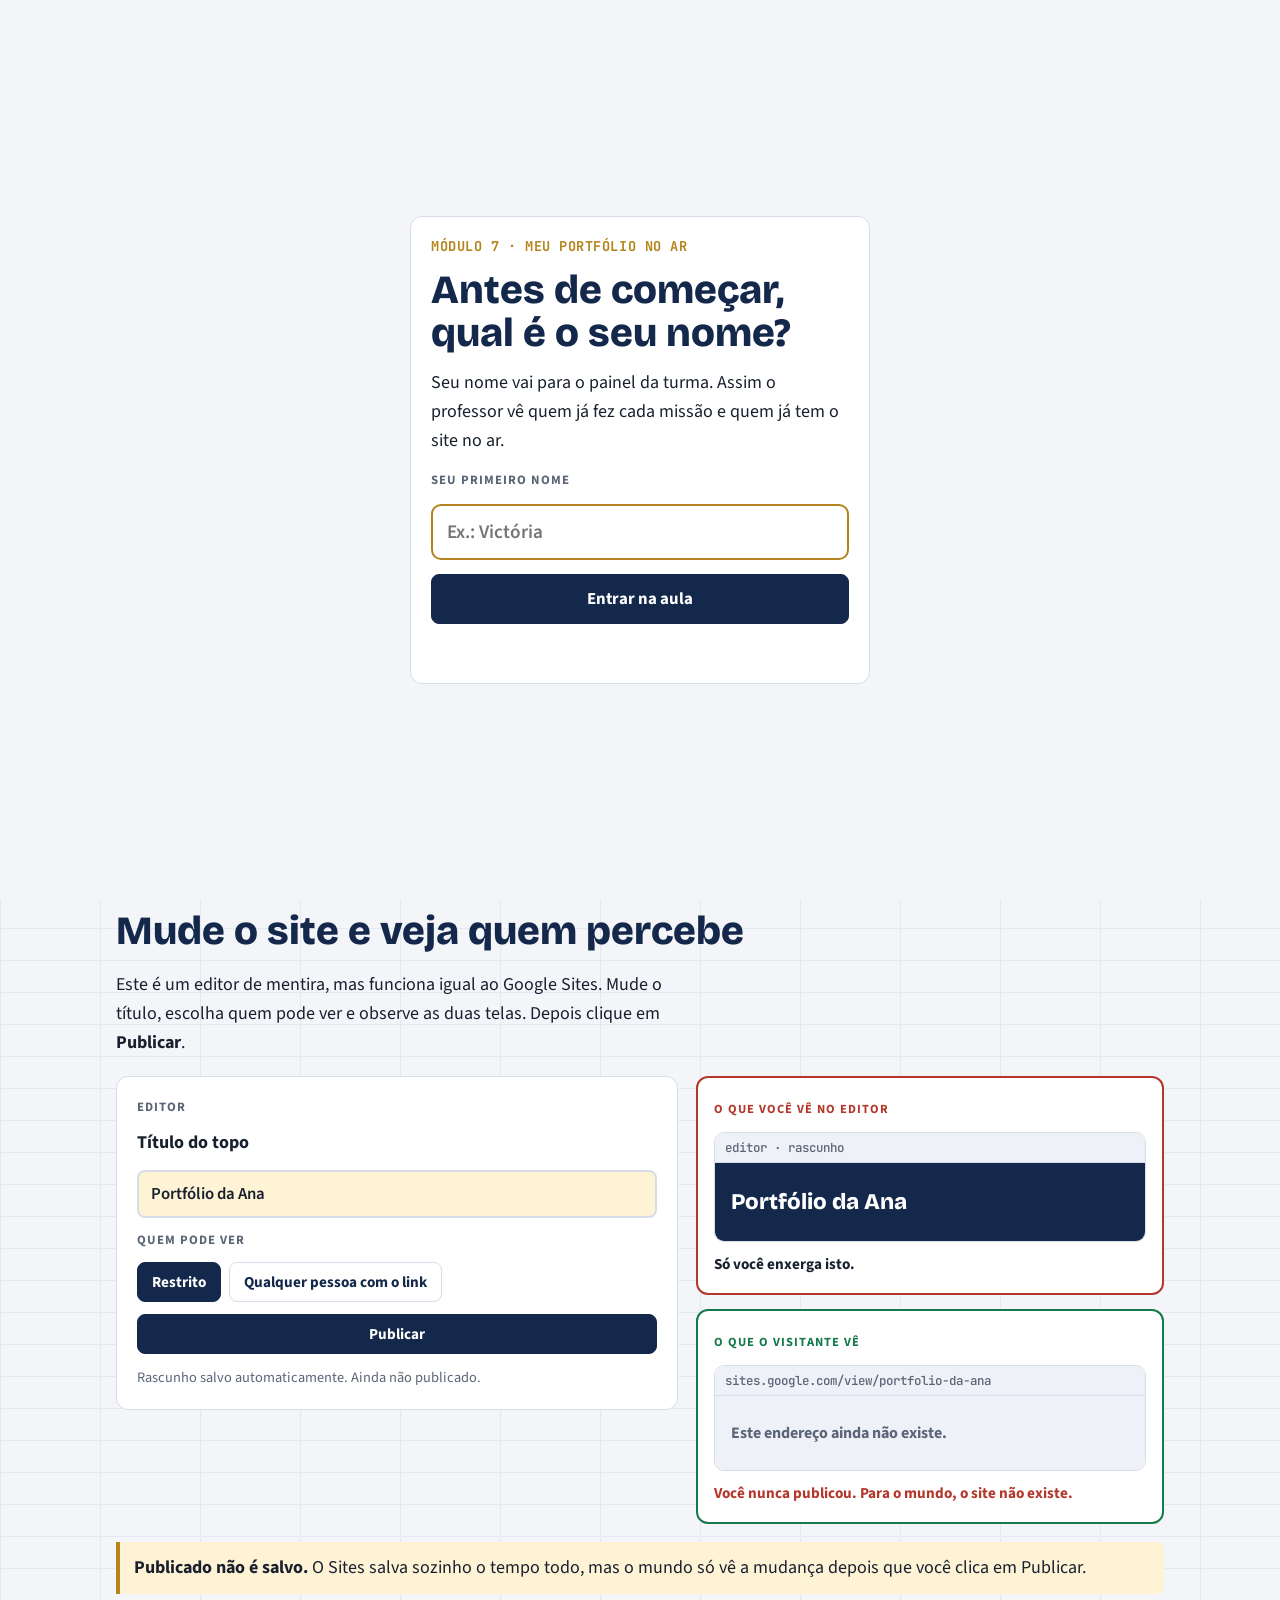
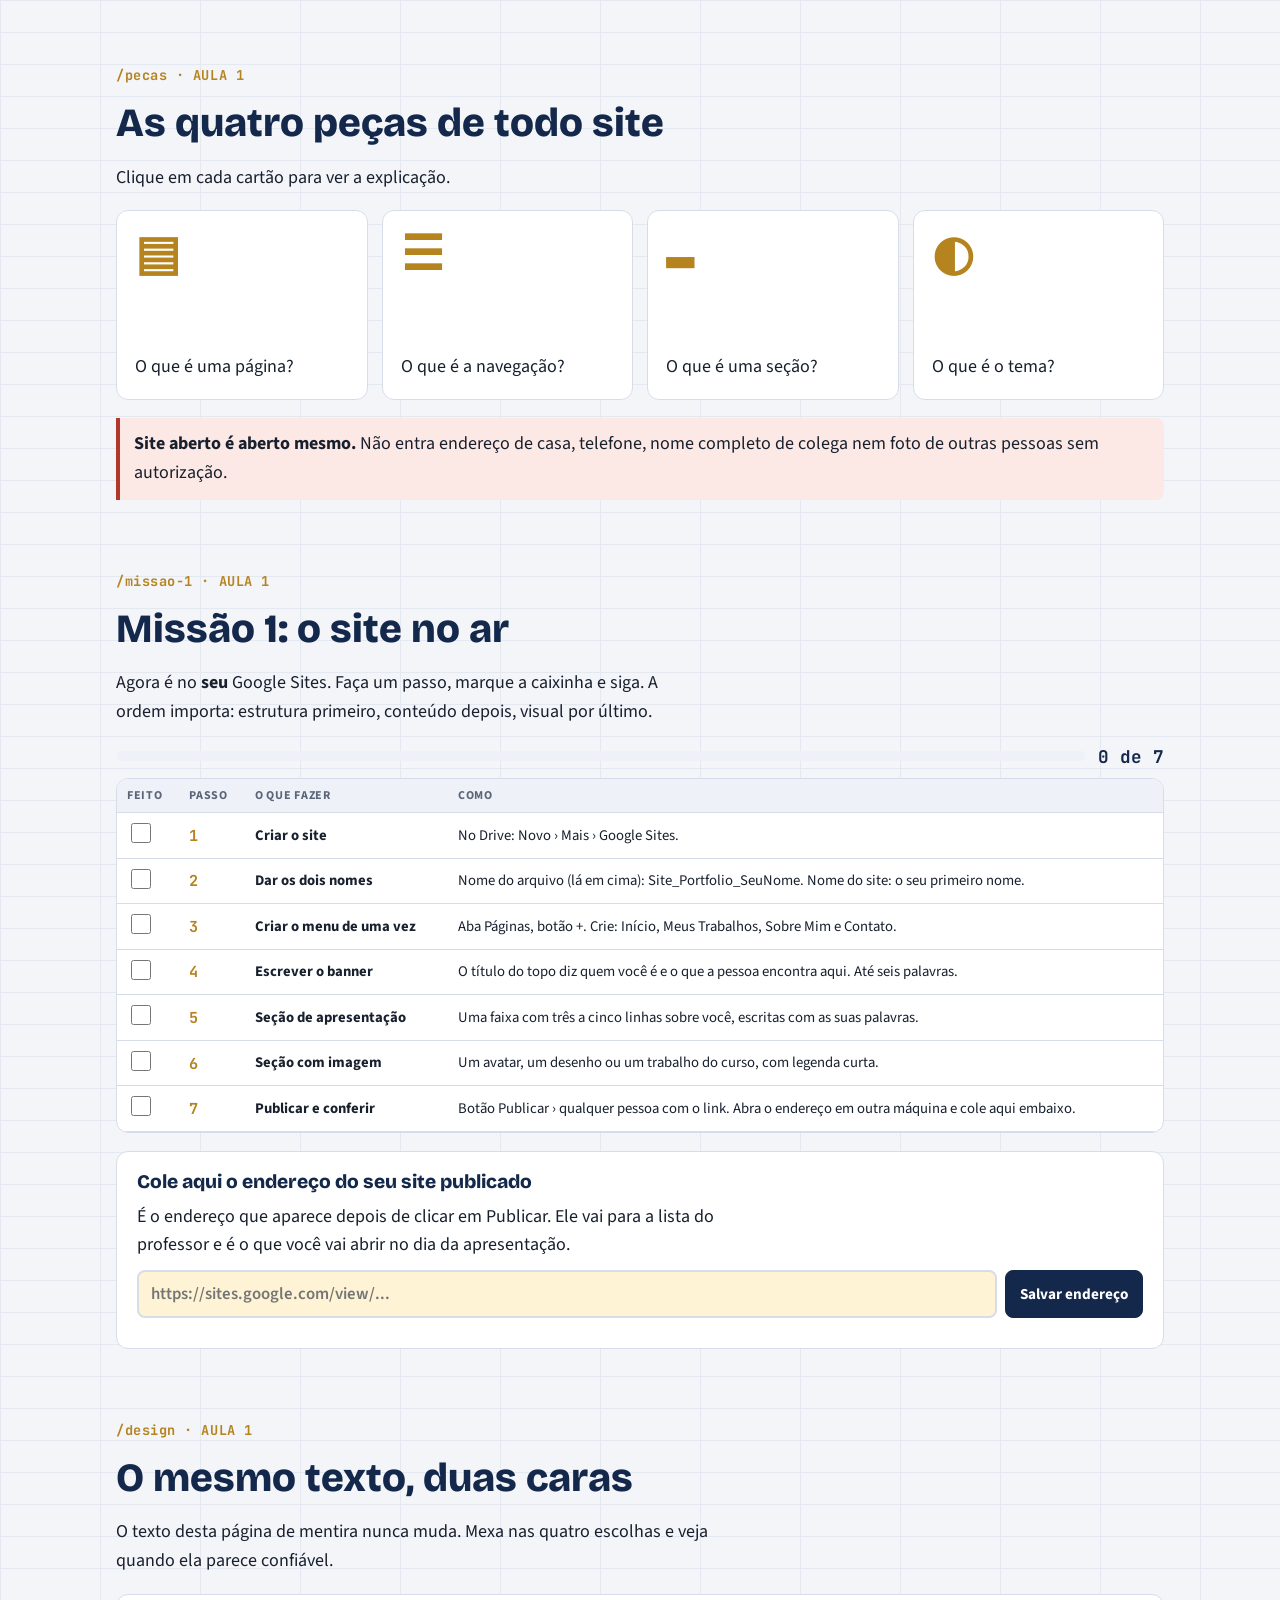
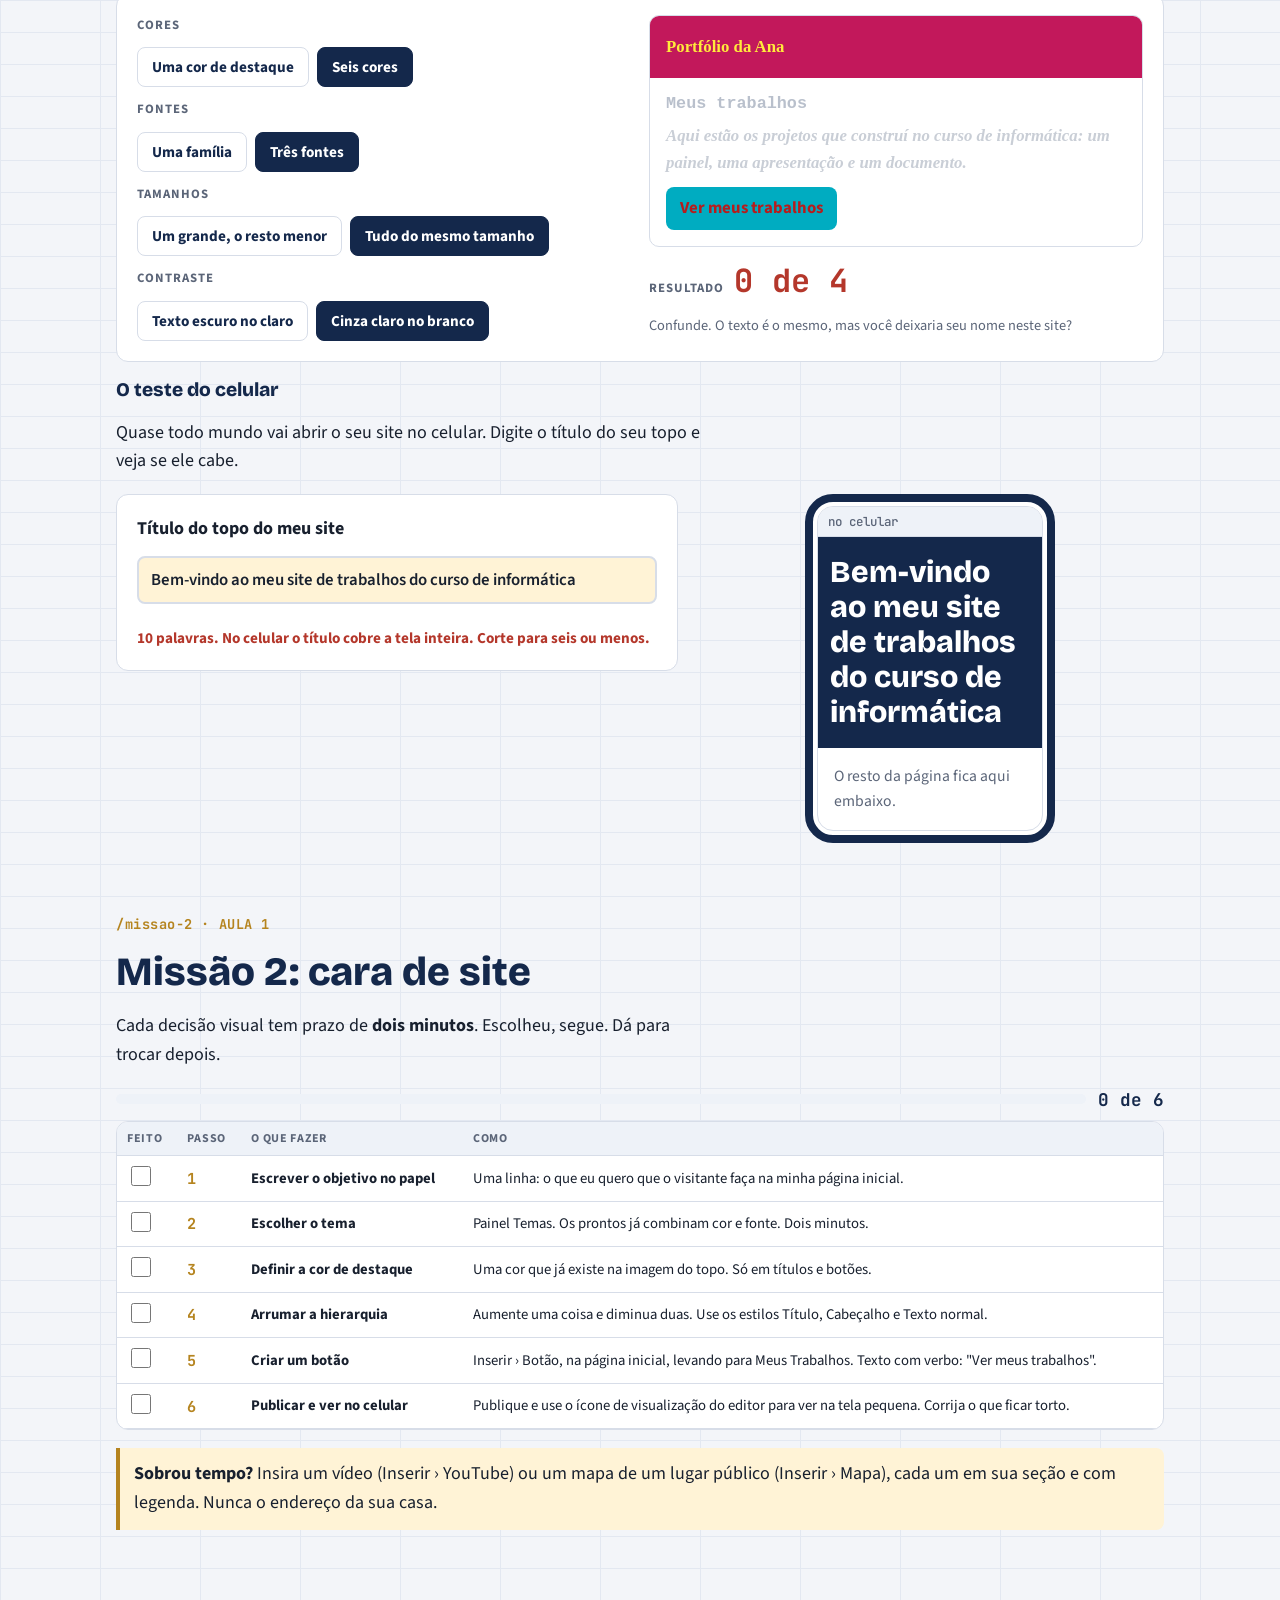
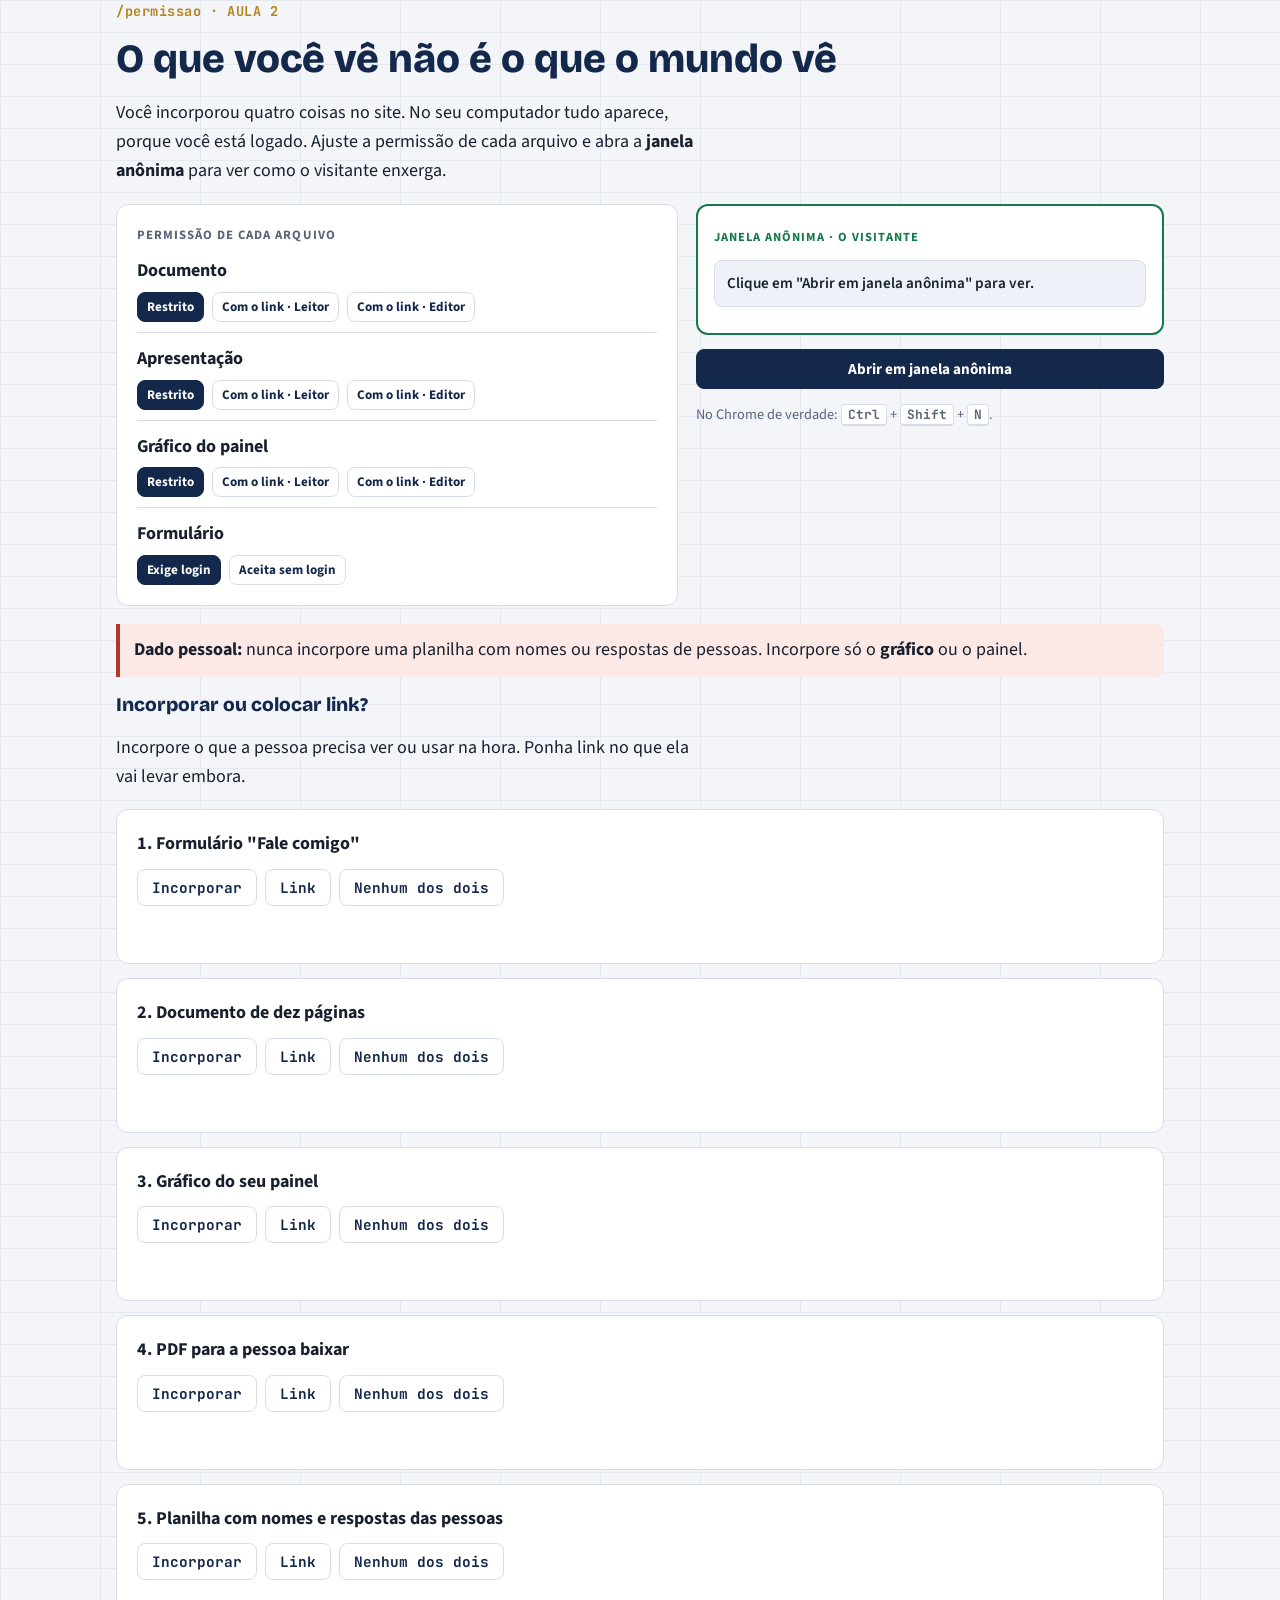
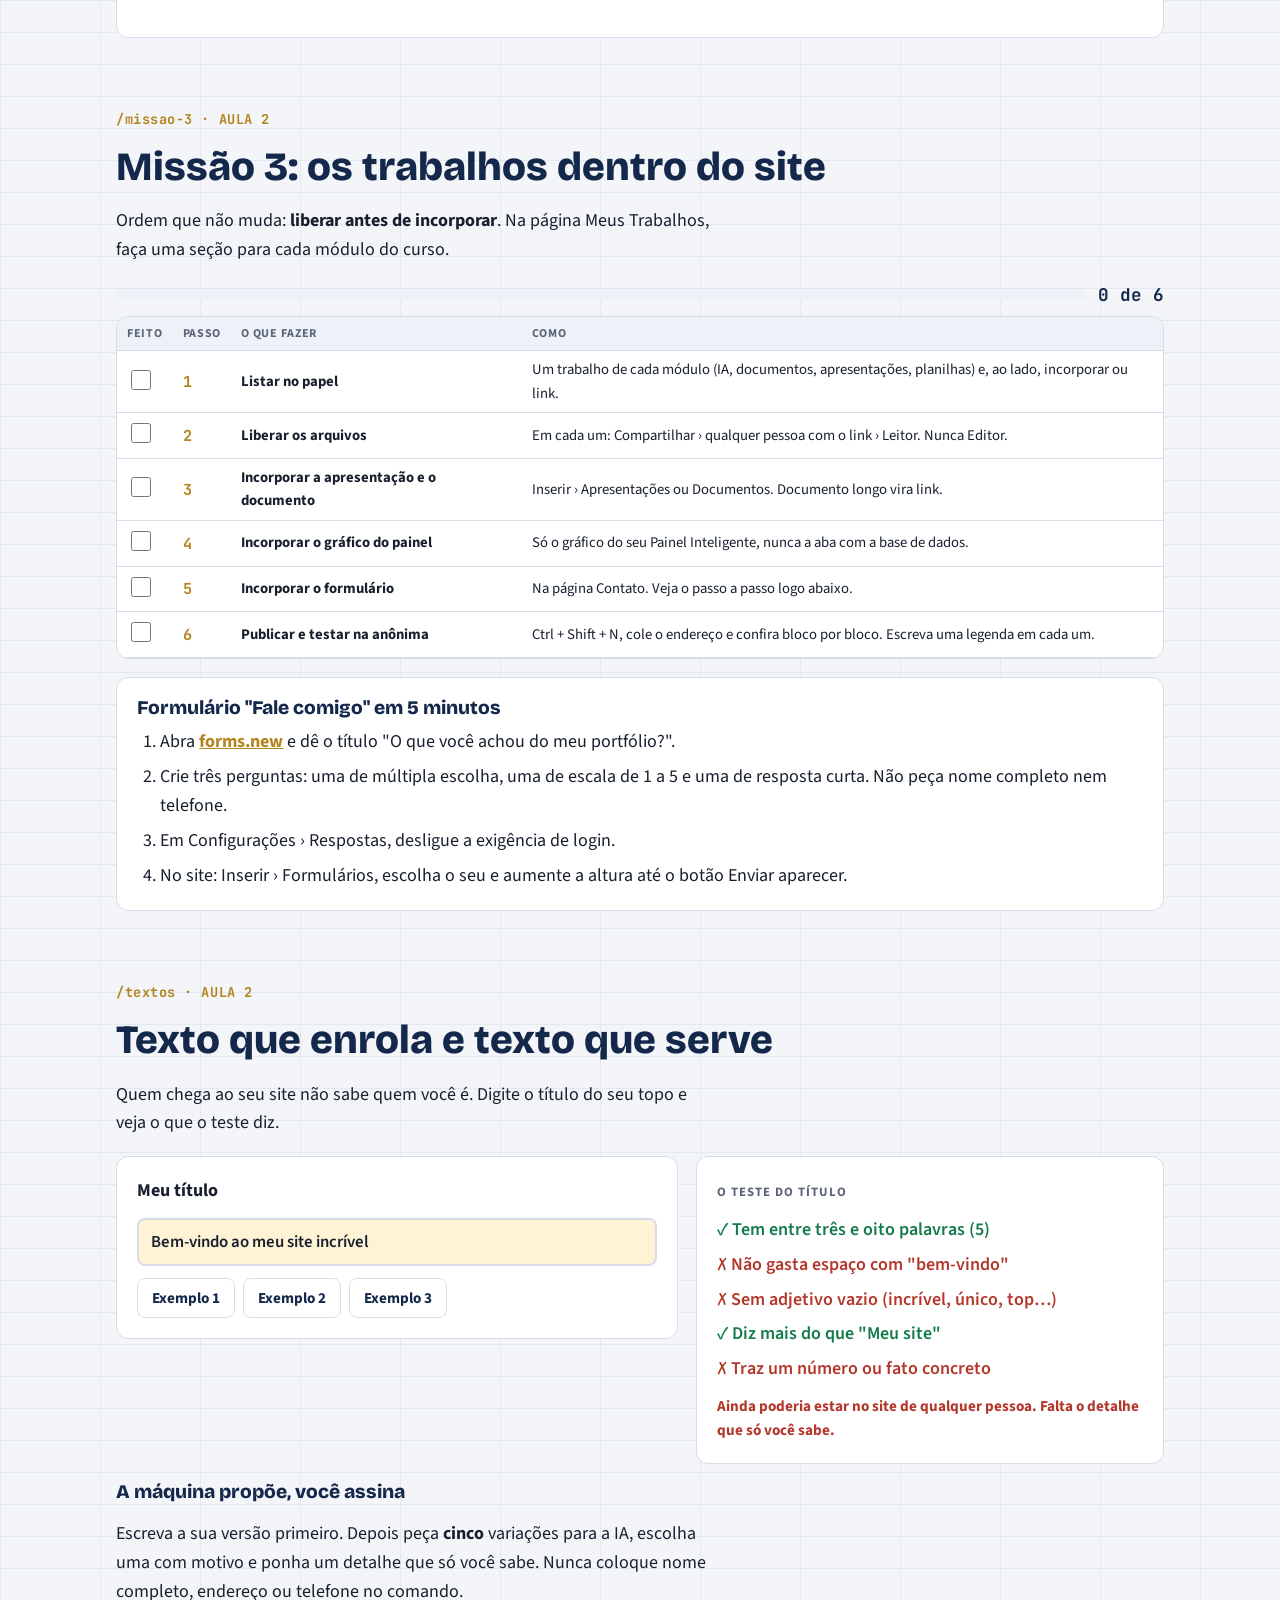
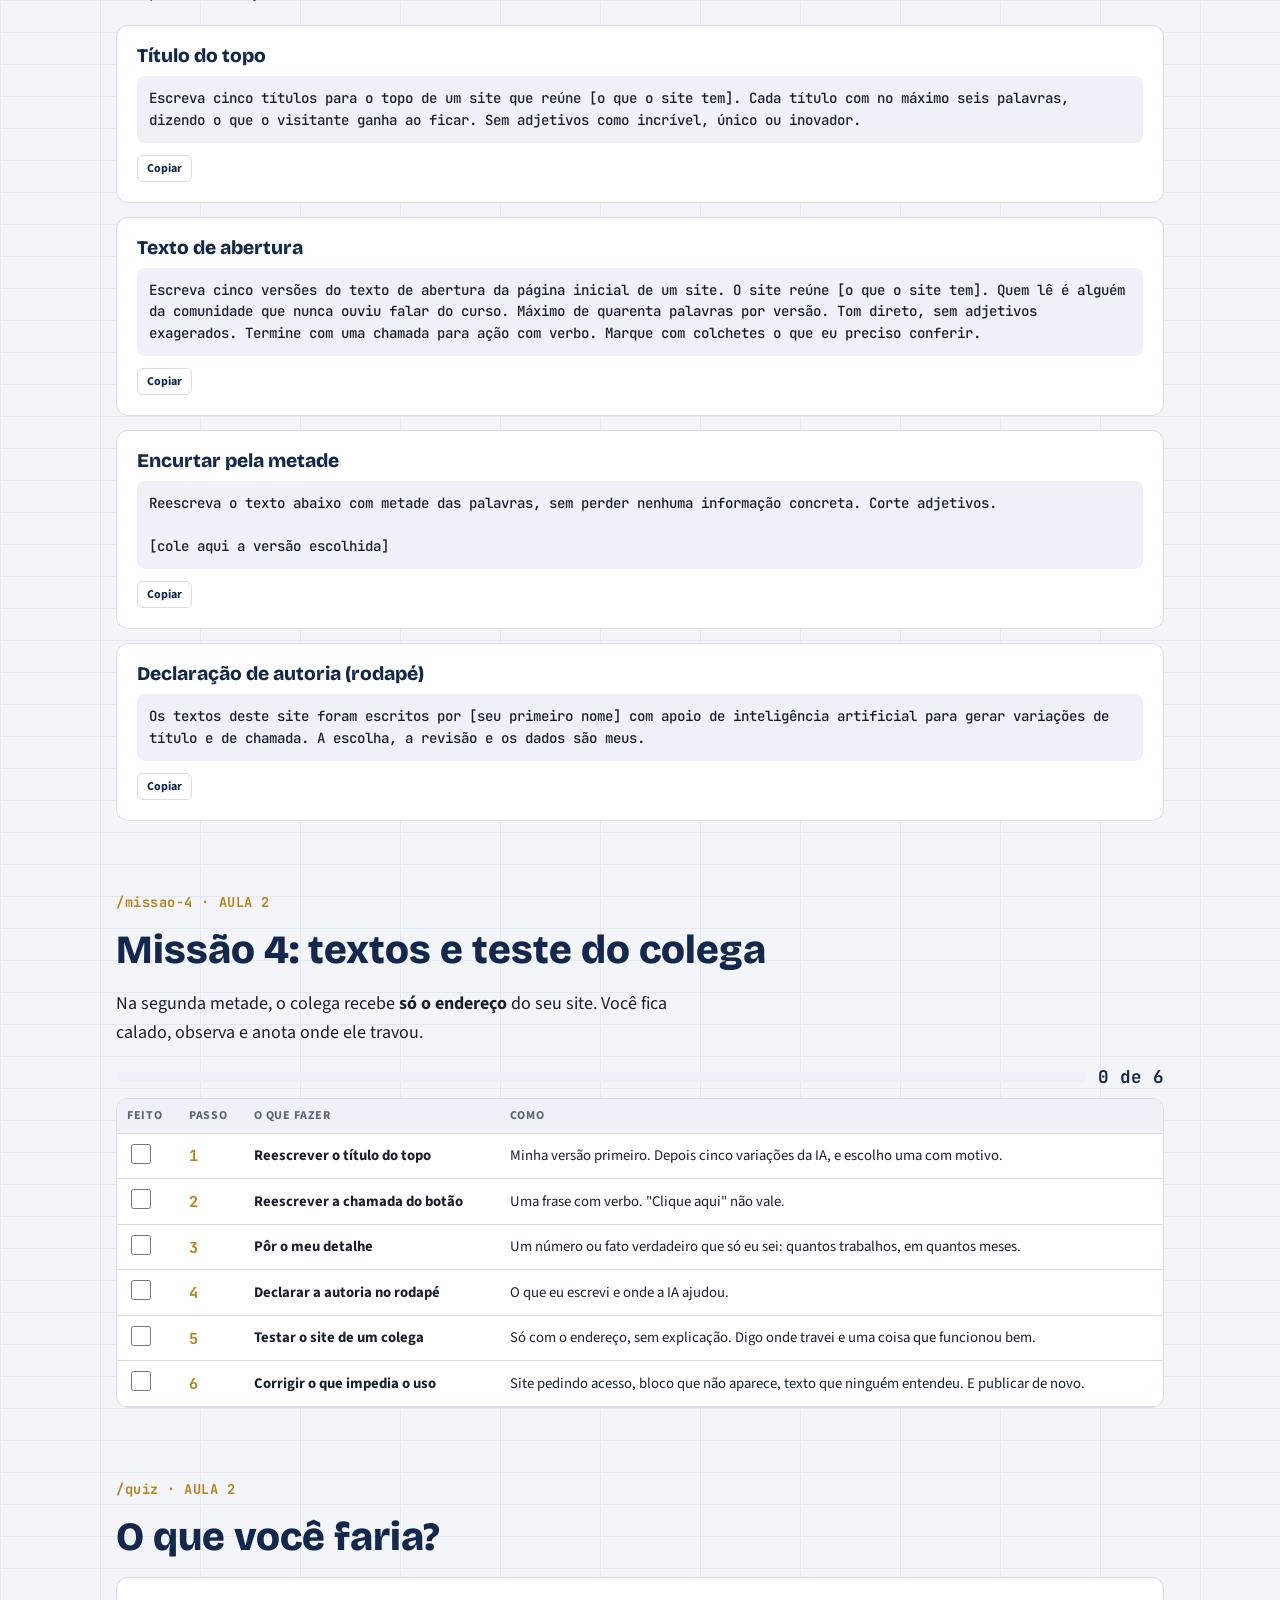
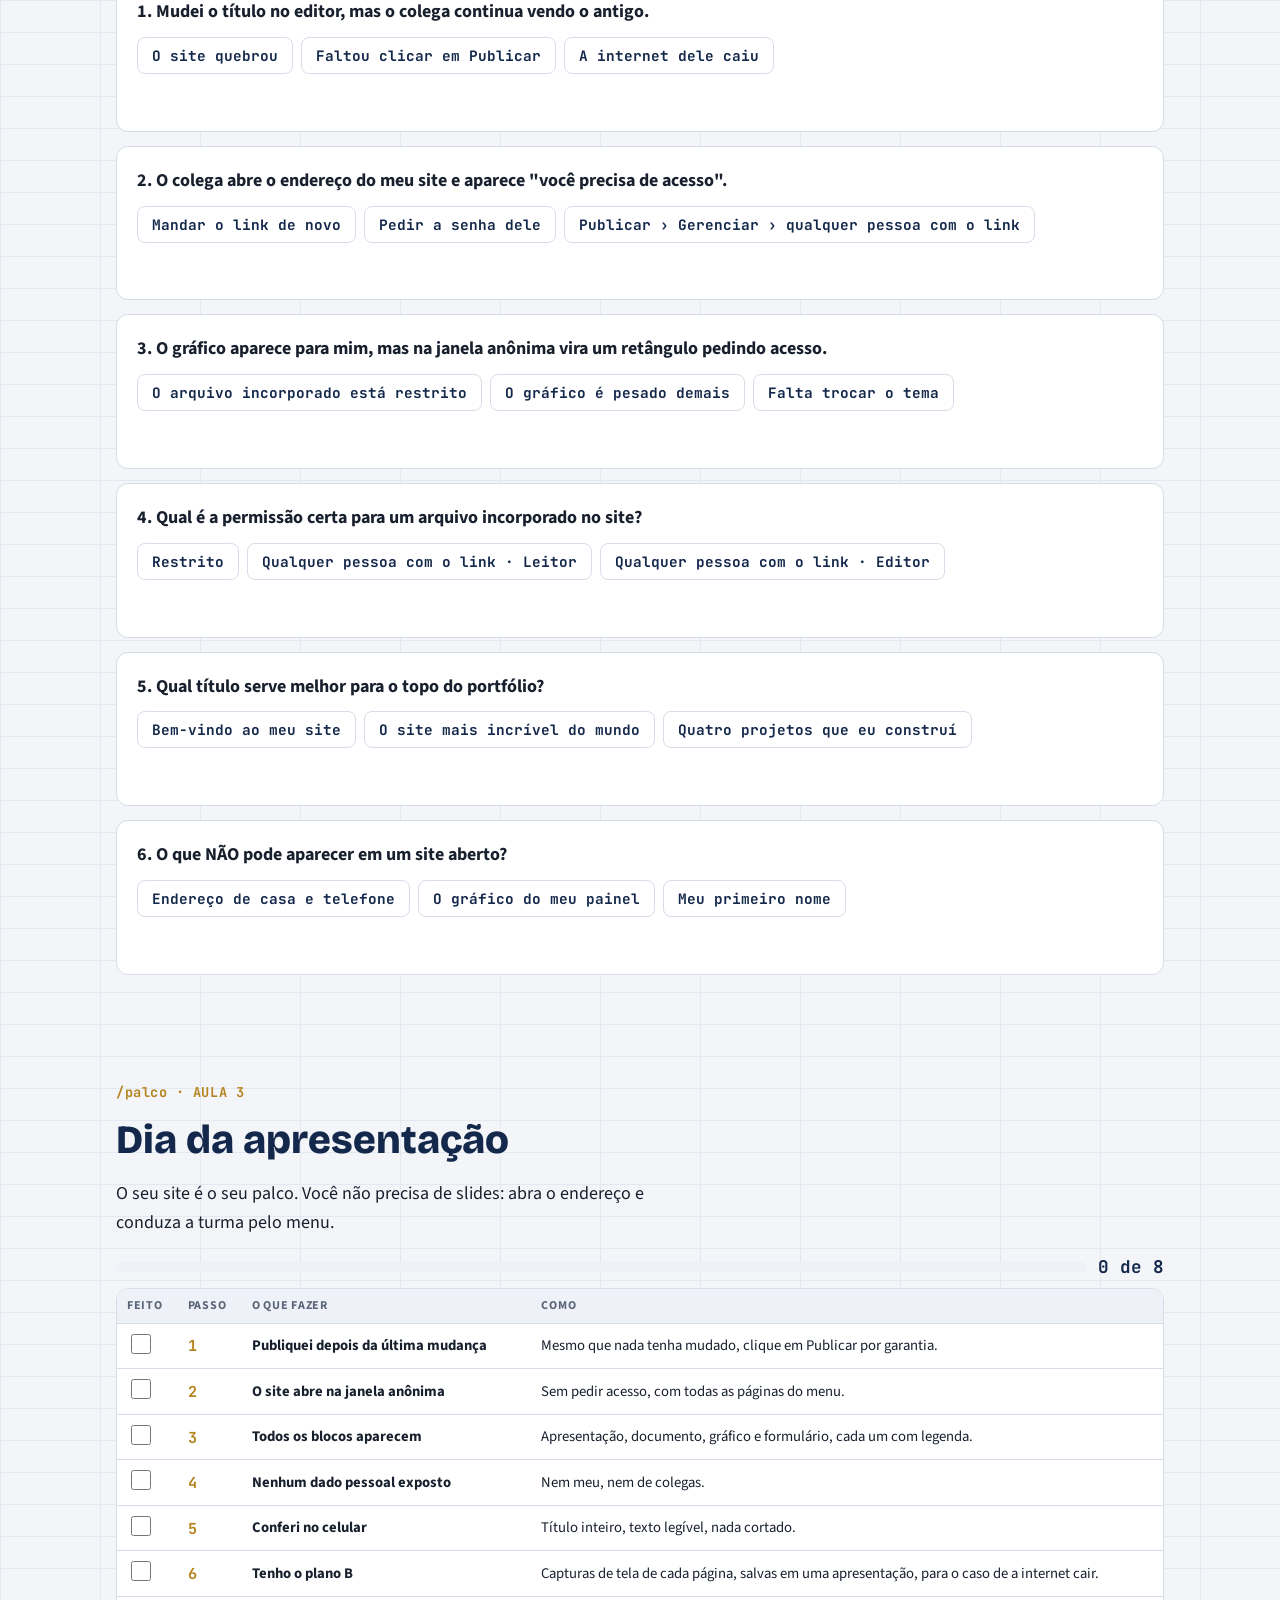
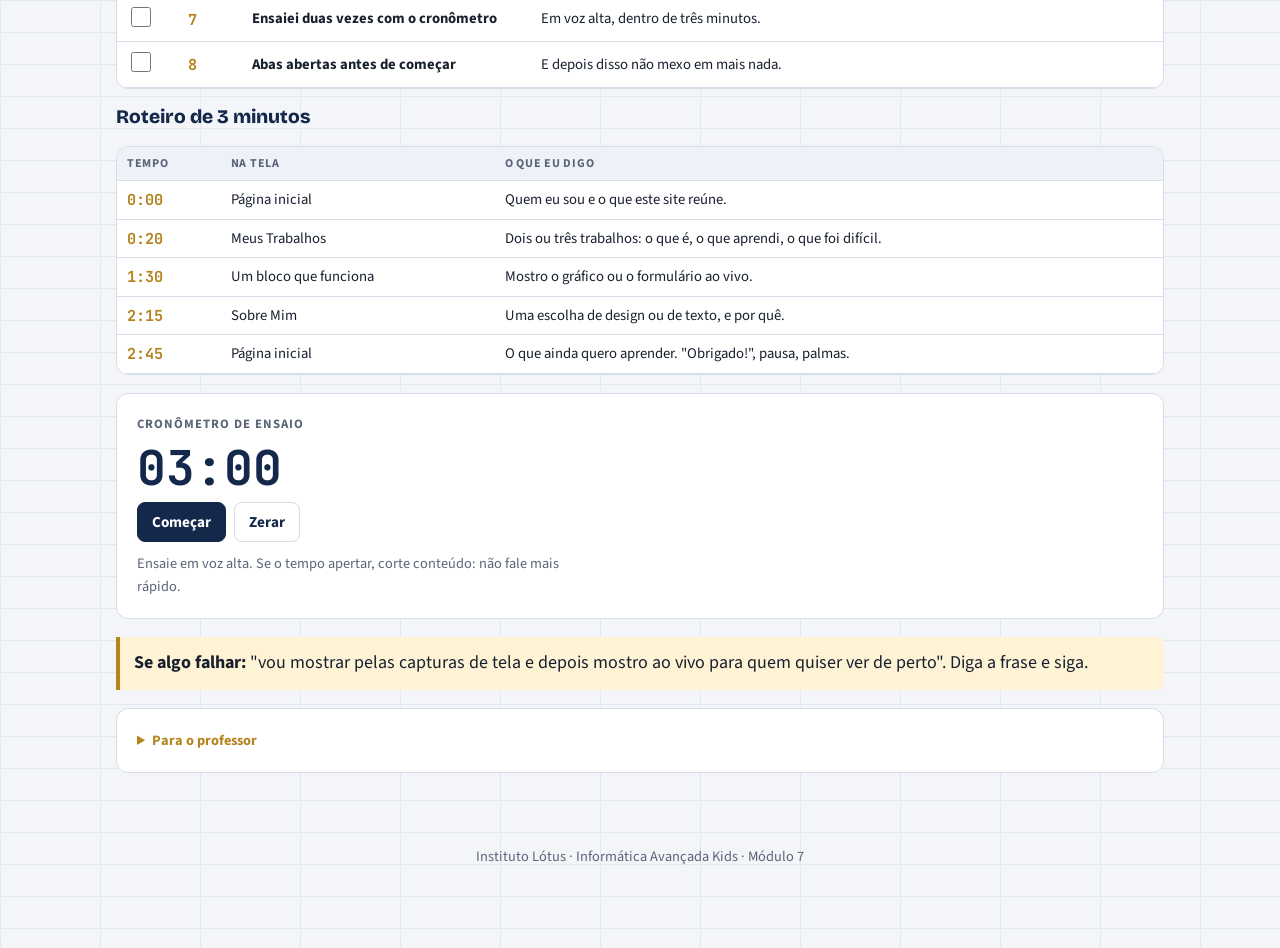
<file: sites/index.html>
<!doctype html>
<html lang="pt-BR">
<head>
<meta charset="utf-8">
<meta name="viewport" content="width=device-width,initial-scale=1,viewport-fit=cover">
<title>Portfólio no Ar</title>
<link rel="stylesheet" href="https://fonts.googleapis.com/css2?family=Bricolage+Grotesque:opsz,wght@12..96,500;12..96,800&family=Source+Sans+3:wght@400;600;700&family=JetBrains+Mono:wght@500;700&display=swap">
<style>
/* Mesmo estilo da aula Painel Inteligente: uma página que rola como um site, barra fixa de navegação e demonstrações ao vivo */
:root{
  --bg:#F3F5F9; --grid:#E3E8F1; --card:#FFFFFF; --fg:#18202E; --muted:#5B6578; --line:#D7DDE8;
  --navy:#14284B; --onnavy:#FFFFFF; --gold:#B5841F; --goldsoft:#FFF3D6;
  --live:#147A4A; --livesoft:#E2F4EA; --bad:#B4372B; --badsoft:#FCE9E6; --cell:#EEF2F8;
  --p1:#2D6CDF; --p2:#C2410C; --p3:#147A4A;
  --display:"Bricolage Grotesque",Georgia,serif; --body:"Source Sans 3",system-ui,sans-serif; --mono:"JetBrains Mono",Consolas,monospace;
}
@media (prefers-color-scheme: dark){:root:not([data-theme="light"]){
  --bg:#0F1522; --grid:#18202F; --card:#182133; --fg:#E8ECF4; --muted:#9BA6BB; --line:#2A3449;
  --navy:#C7D5F2; --onnavy:#0F1522; --gold:#E3B455; --goldsoft:#2E2615;
  --live:#5ED39A; --livesoft:#123024; --bad:#F38B7F; --badsoft:#3A1C19; --cell:#202A3E;
  --p1:#7FA8F5; --p2:#F59A6B; --p3:#5ED39A; color-scheme:dark}}
:root[data-theme="dark"]{
  --bg:#0F1522; --grid:#18202F; --card:#182133; --fg:#E8ECF4; --muted:#9BA6BB; --line:#2A3449;
  --navy:#C7D5F2; --onnavy:#0F1522; --gold:#E3B455; --goldsoft:#2E2615;
  --live:#5ED39A; --livesoft:#123024; --bad:#F38B7F; --badsoft:#3A1C19; --cell:#202A3E;
  --p1:#7FA8F5; --p2:#F59A6B; --p3:#5ED39A; color-scheme:dark}
html{scroll-behavior:smooth}
@media (prefers-reduced-motion:reduce){html{scroll-behavior:auto}*{transition:none!important;animation:none!important}}
body{background:var(--bg);color:var(--fg);font:18px/1.6 var(--body);
  background-image:linear-gradient(var(--grid) 1px,transparent 1px),linear-gradient(90deg,var(--grid) 1px,transparent 1px);background-size:100% 32px,100px 100%}
body::before{content:"";position:fixed;inset:0 0 auto;height:env(safe-area-inset-top,0px);z-index:10;background:var(--card)}
.bar{position:sticky;top:env(safe-area-inset-top,0px);z-index:5;background:var(--card);border-bottom:1px solid var(--line)}
.bar-in{max-width:1080px;margin:0 auto;padding-block:8px;padding-left:max(16px,env(safe-area-inset-left,0px));padding-right:max(16px,env(safe-area-inset-right,0px));display:flex;align-items:center;gap:12px}
.fxlabel{font:700 .8rem var(--mono);color:var(--muted);flex:none}
.bar nav{display:flex;gap:4px;overflow-x:auto;scrollbar-width:none;min-width:0}
.bar nav a{font:500 .82rem var(--mono);color:var(--muted);text-decoration:none;padding:4px 9px;border-radius:4px;white-space:nowrap;border:1px solid transparent}
.bar nav a.on{color:var(--navy);border-color:var(--gold);background:var(--goldsoft)}
.progress{height:3px;background:var(--gold);width:0;transition:width .2s}
main{max-width:1080px;margin:0 auto;padding-left:max(16px,env(safe-area-inset-left,0px));padding-right:max(16px,env(safe-area-inset-right,0px));padding-block:24px 80px;display:flex;flex-direction:column;gap:72px}
section{scroll-margin-top:70px;display:flex;flex-direction:column;gap:18px}
.addr{font:700 .85rem var(--mono);color:var(--gold);letter-spacing:.04em}
h1,h2,h3{font-family:var(--display);color:var(--navy);margin:0;line-height:1.08;text-wrap:balance}
h1{font-size:clamp(2.4rem,7vw,4.6rem);font-weight:800;letter-spacing:-.02em}
h2{font-size:clamp(1.7rem,4vw,2.5rem);font-weight:800}
h3{font-size:1.2rem;font-weight:800}
p{margin:0;max-width:66ch}
.big{font-size:1.25rem;color:var(--muted)}
code,.mono{font-family:var(--mono)}
.card{background:var(--card);border:1px solid var(--line);border-radius:12px;padding:20px;min-width:0}
.btn{font:700 .95rem var(--body);border:1px solid var(--line);background:var(--card);color:var(--navy);border-radius:8px;padding:8px 14px;cursor:pointer}
.btn:hover{border-color:var(--gold)}
.btn.on{background:var(--navy);color:var(--onnavy);border-color:var(--navy)}
button:focus-visible,a:focus-visible,input:focus-visible{outline:2px solid var(--gold);outline-offset:2px}
.row{display:flex;flex-wrap:wrap;gap:8px}
/* hero */
.hero{padding-top:32px;gap:22px}
.formulabar{display:flex;align-items:stretch;border:1px solid var(--line);border-radius:8px;background:var(--card);overflow:hidden;max-width:720px}
.formulabar .fx{font:700 1rem var(--mono);color:var(--muted);padding:12px 14px;border-right:1px solid var(--line);font-style:italic}
.formulabar .typed{font:500 clamp(.9rem,2.4vw,1.2rem) var(--mono);padding:12px 14px;white-space:nowrap;overflow-x:auto;color:var(--navy)}
.caret{display:inline-block;width:2px;height:1.1em;background:var(--gold);vertical-align:-3px;animation:blink 1s steps(1) infinite}
@keyframes blink{50%{opacity:0}}
.hint{font-size:.9rem;color:var(--muted)}
kbd{font:700 .8rem var(--mono);border:1px solid var(--line);border-bottom-width:2px;border-radius:4px;padding:1px 6px;background:var(--card)}
/* demo */
.demo{display:grid;grid-template-columns:1.2fr 1fr;gap:18px;align-items:start}
.basebox{max-height:420px;overflow:auto;border:1px solid var(--line);border-radius:12px;background:var(--card)}
table{border-collapse:collapse;width:100%;font-variant-numeric:tabular-nums}
th,td{padding:7px 10px;border-bottom:1px solid var(--line);text-align:left;font-size:.92rem;white-space:nowrap}
th{position:sticky;top:0;background:var(--cell);font-size:.75rem;letter-spacing:.06em;text-transform:uppercase;color:var(--muted)}
td.num{text-align:right}
input.qty{width:64px;font:700 .95rem var(--mono);padding:3px 6px;border:1px solid var(--line);border-radius:4px;background:var(--goldsoft);color:var(--fg);text-align:right}
.panels{display:flex;flex-direction:column;gap:14px}
.panel{border-radius:12px;padding:16px;border:2px solid var(--line);background:var(--card)}
.panel.dead{border-color:var(--bad)}
.panel.alive{border-color:var(--live)}
.panel .tag{font:700 .78rem var(--body);text-transform:uppercase;letter-spacing:.08em}
.dead .tag{color:var(--bad)} .alive .tag{color:var(--live)}
.kpis{display:grid;grid-template-columns:1fr 1fr;gap:10px;margin-top:10px}
.kpi span{display:block;font-size:.75rem;color:var(--muted);text-transform:uppercase;letter-spacing:.05em}
.kpi b{font:700 1.25rem var(--mono);color:var(--navy)}
.kpi b.flash{animation:flash .7s}
@keyframes flash{0%{background:var(--livesoft);color:var(--live)}100%{background:transparent}}
.verdict{margin-top:10px;font-weight:700;font-size:.95rem}
/* regras */
.rules{display:grid;grid-template-columns:repeat(4,1fr);gap:14px}
.flip{perspective:900px;min-height:190px;cursor:pointer;border:0;background:none;padding:0;text-align:left;font:inherit;color:inherit}
.flip .in{position:relative;width:100%;height:100%;min-height:190px;transition:transform .5s;transform-style:preserve-3d}
.flip.open .in{transform:rotateY(180deg)}
.face{position:absolute;inset:0;backface-visibility:hidden;border-radius:12px;padding:18px;display:flex;flex-direction:column;justify-content:space-between;border:1px solid var(--line)}
.front{background:var(--card)}
.front b{font:700 3rem var(--mono);color:var(--gold);line-height:1}
.back{background:var(--navy);color:var(--onnavy);transform:rotateY(180deg)}
.back code{background:transparent;color:var(--onnavy);font-weight:700}
/* explorador */
.tabs{display:flex;flex-wrap:wrap;gap:8px}
.explorer{display:grid;grid-template-columns:1fr 1fr;gap:18px}
.say{font-family:var(--display);font-size:1.5rem;color:var(--navy);font-weight:500;line-height:1.25}
.fbig{font:500 clamp(.85rem,2vw,1.05rem)/1.7 var(--mono);background:var(--cell);border-radius:8px;padding:14px;overflow-x:auto;white-space:nowrap}
.part1{color:var(--p1);font-weight:700}.part2{color:var(--p2);font-weight:700}.part3{color:var(--p3);font-weight:700}
.legend{display:flex;flex-direction:column;gap:4px;font-size:.95rem}
.legend i{display:inline-block;width:10px;height:10px;border-radius:2px;margin-right:6px}
.result{display:flex;align-items:baseline;gap:10px;flex-wrap:wrap}
.result b{font:700 2rem var(--mono);color:var(--live)}
.result b.err{color:var(--bad)}
.lbl{font-size:.8rem;text-transform:uppercase;letter-spacing:.08em;color:var(--muted);font-weight:700}
/* cifrão */
.dollar td.err{color:var(--bad);font-weight:700}
.dollar td.ok{color:var(--live);font-weight:700}
.note{border-left:4px solid var(--gold);background:var(--goldsoft);padding:12px 14px;border-radius:0 8px 8px 0}
.warn{border-left:4px solid var(--bad);background:var(--badsoft);padding:12px 14px;border-radius:0 8px 8px 0}
/* missão */
.mission .tablewrap{overflow-x:auto;border:1px solid var(--line);border-radius:12px;background:var(--card)}
.mission td{vertical-align:middle}
.mission td.ref{font:700 .95rem var(--mono);color:var(--gold)}
.mission tr.drag td{background:var(--livesoft);color:var(--live);font-weight:700}
.mission tr.done td{opacity:.55}
.mission tr.done td.ref{text-decoration:line-through}
.fcell{display:flex;align-items:center;gap:8px}
.fcell code{font-size:.85rem;background:var(--cell);padding:4px 8px;border-radius:4px}
.copy{font:700 .75rem var(--body);border:1px solid var(--line);background:var(--card);color:var(--navy);border-radius:6px;padding:4px 9px;cursor:pointer;flex:none}
.copy.ok{color:var(--live);border-color:var(--live)}
input[type=checkbox]{width:20px;height:20px;accent-color:var(--live);cursor:pointer}
.meter{height:10px;background:var(--cell);border-radius:99px;overflow:hidden}
.meter i{display:block;height:100%;background:var(--live);width:0;transition:width .3s}
/* conferência e quiz */
.targets{display:grid;grid-template-columns:repeat(4,1fr);gap:12px}
.target{text-align:center}
.target b{display:block;font:700 1.5rem var(--mono);color:var(--navy)}
.target span{font-size:.85rem;color:var(--muted)}
.quiz{display:flex;flex-direction:column;gap:14px}
.q .opts{display:flex;flex-wrap:wrap;gap:8px;margin-top:10px}
.q .opts button{font:700 .9rem var(--mono)}
.q .opts button.right{background:var(--livesoft);border-color:var(--live);color:var(--live)}
.q .opts button.wrong{background:var(--badsoft);border-color:var(--bad);color:var(--bad)}
.q .fb{margin-top:8px;font-weight:600;min-height:1.6em}
.score{font:700 1.1rem var(--mono);color:var(--navy)}
footer{text-align:center;color:var(--muted);font-size:.9rem}
*{box-sizing:border-box}
body{margin:0}
.me{margin-left:auto;display:flex;align-items:center;gap:8px;flex:none;font-size:.85rem}
.me b{color:var(--navy)}
.me button{font:600 .78rem var(--body);background:none;border:0;color:var(--muted);text-decoration:underline;cursor:pointer;padding:0}
.sync{font-size:.8rem;color:var(--muted)}
.sync.ok{color:var(--live)} .sync.err{color:var(--bad)}
[hidden]{display:none!important}
.gate{position:fixed;inset:0;z-index:20;background:var(--bg);display:flex;align-items:center;justify-content:center;padding-left:max(16px,env(safe-area-inset-left,0px));padding-right:max(16px,env(safe-area-inset-right,0px));padding-block:24px}
.gate form{width:100%;max-width:460px;display:flex;flex-direction:column;gap:14px}
.gate input{font:600 1.2rem var(--body);padding:12px 14px;border:2px solid var(--line);border-radius:10px;background:var(--card);color:var(--fg);width:100%}
.gate input:focus{border-color:var(--gold);outline:none}
.gate .btn{font-size:1.05rem;padding:12px;background:var(--navy);color:var(--onnavy);border-color:var(--navy)}
.gate .err{color:var(--bad);font-weight:600;min-height:1.4em}
@media (max-width:640px){.fxlabel{display:none}}
.hints{display:grid;grid-template-columns:repeat(auto-fit,minmax(190px,1fr));gap:12px}
.hint-col{display:flex;flex-direction:column;gap:8px;padding:16px}
.hint-col>b{font-family:var(--display);color:var(--navy);font-size:1.05rem}
details{border-top:1px solid var(--line);padding-top:6px}
summary{cursor:pointer;font-weight:700;color:var(--gold);font-size:.9rem}
details p{margin-top:6px;font-size:.95rem}
details code{font-size:.8rem;word-break:break-all}
.mini{background:var(--card);border:1px solid var(--line);border-radius:12px;overflow:hidden;display:flex;flex-direction:column}
.mini-bar{display:flex;align-items:stretch;border-bottom:1px solid var(--line);min-width:0}
.mini-addr{font:700 .9rem var(--mono);color:var(--navy);padding:10px 12px;border-right:1px solid var(--line);min-width:64px;text-align:center}
.mini-fx{font:700 .9rem var(--mono);font-style:italic;color:var(--muted);padding:10px;border-right:1px solid var(--line)}
.mini-raw{font:500 .92rem var(--mono);padding:10px 12px;white-space:nowrap;overflow-x:auto;min-width:0;flex:1;color:var(--fg)}
.mini-tools{display:flex;flex-wrap:wrap;gap:8px;padding:10px 12px;border-bottom:1px solid var(--line);background:var(--cell)}
.mini-tools .btn{font-size:.85rem;padding:6px 10px}
.mini-msg{margin:0;padding:0 12px;font-size:.9rem;font-weight:600;color:var(--bad);max-width:none}
.mini-msg:not(:empty){padding:8px 12px;background:var(--badsoft)}
.mini-grid{overflow-x:auto}
#grid{border-collapse:collapse;width:100%;min-width:640px}
#grid th,#grid td{border:1px solid var(--line);padding:0;height:38px;font-size:.92rem}
#grid th{background:var(--cell);color:var(--muted);font:700 .78rem var(--mono);text-align:center;letter-spacing:0;text-transform:none;position:static;width:44px}
#grid td.fix{padding:0 10px;font-weight:700;color:var(--navy);background:var(--card)}
#grid tr.head td.fix{background:var(--cell);text-transform:uppercase;font-size:.75rem;letter-spacing:.05em;color:var(--muted)}
#grid tr.tot td{border-top:2px solid var(--navy)}
#grid input{width:100%;height:100%;min-width:120px;border:0;background:var(--goldsoft);color:var(--fg);font:500 .92rem var(--mono);padding:0 10px;text-align:right;outline:none}
#grid input:focus{text-align:left;background:var(--card);box-shadow:inset 0 0 0 2px var(--p1)}
#grid input.err{color:var(--bad);font-weight:700}
#grid input.right{background:var(--livesoft);box-shadow:inset 0 0 0 2px var(--live)}
#grid input.wrong{background:var(--badsoft);box-shadow:inset 0 0 0 2px var(--bad)}
#grid input.sel{box-shadow:inset 0 0 0 2px var(--p1)}
@media (max-width:860px){.demo,.explorer{grid-template-columns:1fr}.rules{grid-template-columns:1fr 1fr}.targets{grid-template-columns:1fr 1fr}}
@media (max-width:480px){.rules{grid-template-columns:1fr}.kpis{grid-template-columns:1fr 1fr}}
/* extras desta aula: endereço do site no lugar da barra de fórmulas, site de mentira, laboratório de design */
a{color:var(--gold);font-weight:700}
a.btn{text-decoration:none;display:inline-block}
.formulabar .fx{font-style:normal}
.plan{display:grid;grid-template-columns:repeat(3,1fr);gap:14px}
.plan .card{display:flex;flex-direction:column;gap:6px}
.editor{display:flex;flex-direction:column;gap:12px}
.editor label{font-weight:700}
input.txt{font:600 1.05rem var(--body);padding:10px 12px;border:2px solid var(--line);border-radius:8px;background:var(--goldsoft);color:var(--fg);width:100%;min-width:0;flex:1}
input.txt:focus{border-color:var(--gold);outline:none}
.site{border:1px solid var(--line);border-radius:10px;overflow:hidden;background:var(--card);margin-top:10px}
.site .url{font:500 .78rem var(--mono);color:var(--muted);padding:6px 10px;background:var(--cell);border-bottom:1px solid var(--line);white-space:nowrap;overflow:hidden;text-overflow:ellipsis}
.site .ban{padding:26px 16px;background:var(--navy);color:var(--onnavy);font:800 1.4rem/1.15 var(--display);overflow-wrap:anywhere}
.site .ban.lock{background:var(--badsoft);color:var(--bad);font:700 1rem var(--body)}
.site .ban.none{background:var(--cell);color:var(--muted);font:700 1rem var(--body)}
.lab{border:1px solid #D7DDE8;border-radius:10px;overflow:hidden;background:#fff;color:#18202E}
.lab-ban{padding:22px 16px;background:#14284B;color:#fff;font:800 1.6rem/1.1 var(--display)}
.lab-body{padding:16px;display:flex;flex-direction:column;gap:10px;align-items:flex-start}
.lab-h{font:800 1.15rem var(--display);color:#14284B}
.lab-p{margin:0;font-size:.98rem;color:#18202E}
.lab-btn{background:#B5841F;color:#fff;font-weight:700;padding:8px 14px;border-radius:8px}
.lab.c6 .lab-ban{background:#C2185B;color:#FFEB3B}.lab.c6 .lab-h{color:#2E7D32}.lab.c6 .lab-p{color:#6A1B9A}.lab.c6 .lab-btn{background:#00ACC1;color:#B71C1C}
.lab.f3 .lab-ban{font-family:"Comic Sans MS","Chalkboard SE",cursive}.lab.f3 .lab-h{font-family:"Courier New",monospace}.lab.f3 .lab-p{font-family:Georgia,"Times New Roman",serif;font-style:italic}
.lab.flat .lab-ban,.lab.flat .lab-h,.lab.flat .lab-p,.lab.flat .lab-btn{font-size:1.05rem;font-weight:700}
.lab.low .lab-p{color:#C9CED6}.lab.low .lab-h{color:#B9C0CC}
.phone{max-width:250px;width:100%;justify-self:center;border:8px solid var(--navy);border-radius:28px;padding:4px;background:var(--card)}
.phone .site{margin:0;border-radius:16px}
.phone .ban{font-size:1.9rem;padding:18px 12px}
.blocks{display:flex;flex-direction:column;gap:8px;margin-top:10px}
.blk{border:1px solid var(--line);border-radius:8px;padding:10px 12px;font-weight:600;font-size:.95rem;background:var(--cell)}
.blk.ok{background:var(--livesoft);color:var(--live);border-color:var(--live)}
.blk.no{background:var(--badsoft);color:var(--bad);border-color:var(--bad)}
.blk.risk{background:var(--goldsoft);color:var(--fg);border-color:var(--gold)}
.perm{display:flex;flex-direction:column;gap:6px;padding-bottom:10px;border-bottom:1px solid var(--line)}
.perm:last-child{border-bottom:0;padding-bottom:0}
.perm .btn{font-size:.82rem;padding:5px 9px}
.checks{list-style:none;margin:10px 0 0;padding:0;display:flex;flex-direction:column;gap:6px}
.checks li{font-weight:600}
.checks li.ok{color:var(--live)}.checks li.no{color:var(--bad)}
ol.steps{margin:10px 0 0;padding-left:1.3em;display:flex;flex-direction:column;gap:6px}
.mission td.wrap,td.wrap{white-space:normal;min-width:220px}
.mission td.what{white-space:normal;min-width:150px;font-weight:700}
.tablewrap{overflow-x:auto;border:1px solid var(--line);border-radius:12px;background:var(--card)}
td.ref{font:700 .95rem var(--mono);color:var(--gold)}
.linkbox{display:flex;flex-direction:column;gap:10px}
.pr pre{margin:10px 0;white-space:pre-wrap;font:500 .88rem/1.5 var(--mono);background:var(--cell);padding:12px;border-radius:8px}
.timerbox{display:flex;flex-direction:column;gap:10px;align-items:flex-start}
.clock{font:700 3rem var(--mono);color:var(--navy);line-height:1}
.clock.end{color:var(--bad)}
details.prof{border:1px solid var(--line)}
details.prof p{max-width:none}
@media (max-width:860px){.plan{grid-template-columns:1fr}}
</style>
</head>
<body>

<div class="gate" id="gate" hidden>
  <form class="card" id="gateForm" novalidate>
    <span class="addr">MÓDULO 7 · MEU PORTFÓLIO NO AR</span>
    <h2>Antes de começar, qual é o seu nome?</h2>
    <p>Seu nome vai para o painel da turma. Assim o professor vê quem já fez cada missão e quem já tem o site no ar.</p>
    <label class="lbl" for="gateNome">Seu primeiro nome</label>
    <input id="gateNome" type="text" autocomplete="given-name" maxlength="60" placeholder="Ex.: Victória">
    <button class="btn" type="submit" id="gateBtn">Entrar na aula</button>
    <p class="err" id="gateErr"></p>
  </form>
</div>

<div class="bar">
  <div class="bar-in">
    <span class="fxlabel">Portfólio&nbsp;no&nbsp;Ar</span>
    <nav id="nav">
      <a href="#inicio">Início</a><a href="#publicar">1 Publicar</a><a href="#pecas">2 Peças</a><a href="#m1">3 Missão 1</a><a href="#design">4 Design</a><a href="#m2">5 Missão 2</a><a href="#permissao">6 Permissão</a><a href="#m3">7 Missão 3</a><a href="#textos">8 Textos</a><a href="#m4">9 Missão 4</a><a href="#quiz">10 Quiz</a><a href="#palco">11 Palco</a>
    </nav>
    <div class="me" id="me" hidden><span>Olá, <b id="meNome"></b></span><button type="button" id="meTrocar">trocar</button></div>
  </div>
  <div class="progress" id="progress"></div>
</div>

<main>

<section id="inicio" class="hero">
  <span class="addr">/inicio · RETA FINAL DO CURSO</span>
  <h1>Tudo o que você fez,<br>em um endereço só.</h1>
  <p class="big">Seus trabalhos estão guardados no Drive, e só você vê. Nestas aulas você monta um <b>site</b> que reúne tudo e apresenta para a turma no dia do Projeto Integrador.</p>
  <div class="formulabar" aria-label="Endereço do site"><span class="fx">https://</span><span class="typed"><span id="typed"></span><span class="caret"></span></span></div>
  <div class="plan">
    <div class="card"><span class="addr">AULA 1</span><h3>O site no ar</h3><p>Partes 1 a 5: criar, montar a página inicial, dar identidade visual e publicar.</p></div>
    <div class="card"><span class="addr">AULA 2</span><h3>O site cheio e testado</h3><p>Partes 6 a 10: colocar os trabalhos dentro, testar como visitante, melhorar os textos.</p></div>
    <div class="card"><span class="addr">AULA 3</span><h3>Apresentação</h3><p>Parte 11: conferir tudo e apresentar em 3 minutos.</p></div>
  </div>
  <div class="row"><a class="btn on" href="https://sites.google.com/new" target="_blank" rel="noopener">Abrir o Google Sites</a><a class="btn" href="https://drive.google.com" target="_blank" rel="noopener">Meu Drive</a></div>
  <p class="hint">Use <kbd>→</kbd> ou <kbd>←</kbd> no teclado para passar de uma parte para outra.</p>
</section>

<section id="publicar">
  <span class="addr">/publicar · AULA 1</span>
  <h2>Mude o site e veja quem percebe</h2>
  <p>Este é um editor de mentira, mas funciona igual ao Google Sites. Mude o título, escolha quem pode ver e observe as duas telas. Depois clique em <b>Publicar</b>.</p>
  <div class="demo">
    <div class="card editor">
      <span class="lbl">Editor</span>
      <label for="pTit">Título do topo</label>
      <input class="txt" id="pTit" type="text" maxlength="60" value="Portfólio da Ana">
      <span class="lbl">Quem pode ver</span>
      <div class="row" id="pAcc"></div>
      <button class="btn on" type="button" id="pPub">Publicar</button>
      <p class="hint" id="pSaved">Rascunho salvo automaticamente.</p>
    </div>
    <div class="panels">
      <div class="panel dead"><span class="tag">O que você vê no editor</span>
        <div class="site"><div class="url">editor · rascunho</div><div class="ban" id="pDraft"></div></div>
        <p class="verdict">Só você enxerga isto.</p></div>
      <div class="panel alive"><span class="tag">O que o visitante vê</span>
        <div class="site"><div class="url">sites.google.com/view/portfolio-da-ana</div><div class="ban" id="pLive"></div></div>
        <p class="verdict" id="pV"></p></div>
    </div>
  </div>
  <div class="note"><b>Publicado não é salvo.</b> O Sites salva sozinho o tempo todo, mas o mundo só vê a mudança depois que você clica em Publicar.</div>
</section>

<section id="pecas">
  <span class="addr">/pecas · AULA 1</span>
  <h2>As quatro peças de todo site</h2>
  <p>Clique em cada cartão para ver a explicação.</p>
  <div class="rules">
    <button class="flip" type="button"><div class="in"><div class="face front"><b>▤</b><span>O que é uma página?</span></div><div class="face back"><span>Um assunto, um item no menu. Para o seu portfólio bastam quatro: <b>Início, Meus Trabalhos, Sobre Mim e Contato</b>.</span><code>3 a 5 páginas</code></div></div></button>
    <button class="flip" type="button"><div class="in"><div class="face front"><b>☰</b><span>O que é a navegação?</span></div><div class="face back"><span>O menu que liga as páginas. O nome de cada item <b>promete</b> o que a pessoa vai encontrar.</span><code>"Página 2" não diz nada</code></div></div></button>
    <button class="flip" type="button"><div class="in"><div class="face front"><b>▬</b><span>O que é uma seção?</span></div><div class="face back"><span>Uma <b>faixa horizontal</b> dentro da página. O Sites monta em faixas: uma para o título, outra para o texto, outra para as imagens.</span><code>faixa, não caixa solta</code></div></div></button>
    <button class="flip" type="button"><div class="in"><div class="face front"><b>◐</b><span>O que é o tema?</span></div><div class="face back"><span>As cores e fontes do <b>site inteiro</b>. Você escolhe uma vez e todas as páginas mudam juntas.</span><code>2 minutos para escolher</code></div></div></button>
  </div>
  <div class="warn"><b>Site aberto é aberto mesmo.</b> Não entra endereço de casa, telefone, nome completo de colega nem foto de outras pessoas sem autorização.</div>
</section>

<section id="m1" class="mission">
  <span class="addr">/missao-1 · AULA 1</span>
  <h2>Missão 1: o site no ar</h2>
  <p>Agora é no <b>seu</b> Google Sites. Faça um passo, marque a caixinha e siga. A ordem importa: estrutura primeiro, conteúdo depois, visual por último.</p>
  <div class="mwrap" data-m="m1"></div>
  <div class="card linkbox">
    <h3>Cole aqui o endereço do seu site publicado</h3>
    <p>É o endereço que aparece depois de clicar em Publicar. Ele vai para a lista do professor e é o que você vai abrir no dia da apresentação.</p>
    <div class="row"><input class="txt" id="siteUrl" type="url" placeholder="https://sites.google.com/view/..." aria-label="Endereço do meu site"><button class="btn on" type="button" id="siteSave">Salvar endereço</button></div>
    <p class="sync" id="syncS"></p>
  </div>
</section>

<section id="design">
  <span class="addr">/design · AULA 1</span>
  <h2>O mesmo texto, duas caras</h2>
  <p>O texto desta página de mentira nunca muda. Mexa nas quatro escolhas e veja quando ela parece confiável.</p>
  <div class="explorer card">
    <div style="display:flex;flex-direction:column;gap:12px;min-width:0" id="labOpts"></div>
    <div style="display:flex;flex-direction:column;gap:12px;min-width:0">
      <div class="lab" id="lab"><div class="lab-ban">Portfólio da Ana</div><div class="lab-body"><b class="lab-h">Meus trabalhos</b><p class="lab-p">Aqui estão os projetos que construí no curso de informática: um painel, uma apresentação e um documento.</p><span class="lab-btn">Ver meus trabalhos</span></div></div>
      <div class="result"><span class="lbl">Resultado</span><b id="labScore"></b></div>
      <p class="hint" id="labMsg"></p>
    </div>
  </div>
  <h3>O teste do celular</h3>
  <p>Quase todo mundo vai abrir o seu site no celular. Digite o título do seu topo e veja se ele cabe.</p>
  <div class="demo">
    <div class="card editor"><label for="phTit">Título do topo do meu site</label><input class="txt" id="phTit" type="text" maxlength="90" value="Bem-vindo ao meu site de trabalhos do curso de informática"><p class="verdict" id="phV"></p></div>
    <div class="phone"><div class="site"><div class="url">no celular</div><div class="ban" id="phBan"></div><div class="lab-body"><p class="lab-p" style="color:var(--muted)">O resto da página fica aqui embaixo.</p></div></div></div>
  </div>
</section>

<section id="m2" class="mission">
  <span class="addr">/missao-2 · AULA 1</span>
  <h2>Missão 2: cara de site</h2>
  <p>Cada decisão visual tem prazo de <b>dois minutos</b>. Escolheu, segue. Dá para trocar depois.</p>
  <div class="mwrap" data-m="m2"></div>
  <div class="note"><b>Sobrou tempo?</b> Insira um vídeo (Inserir › YouTube) ou um mapa de um lugar público (Inserir › Mapa), cada um em sua seção e com legenda. Nunca o endereço da sua casa.</div>
</section>

<section id="permissao">
  <span class="addr">/permissao · AULA 2</span>
  <h2>O que você vê não é o que o mundo vê</h2>
  <p>Você incorporou quatro coisas no site. No seu computador tudo aparece, porque você está logado. Ajuste a permissão de cada arquivo e abra a <b>janela anônima</b> para ver como o visitante enxerga.</p>
  <div class="demo">
    <div class="card editor" id="permEd"></div>
    <div class="panels">
      <div class="panel alive"><span class="tag">Janela anônima · o visitante</span><div id="permView" class="blocks"></div><p class="verdict" id="permV"></p></div>
      <button class="btn on" type="button" id="permGo">Abrir em janela anônima</button>
      <p class="hint">No Chrome de verdade: <kbd>Ctrl</kbd> + <kbd>Shift</kbd> + <kbd>N</kbd>.</p>
    </div>
  </div>
  <div class="warn"><b>Dado pessoal:</b> nunca incorpore uma planilha com nomes ou respostas de pessoas. Incorpore só o <b>gráfico</b> ou o painel.</div>
  <h3>Incorporar ou colocar link?</h3>
  <p>Incorpore o que a pessoa precisa ver ou usar na hora. Ponha link no que ela vai levar embora.</p>
  <div class="quiz" id="sortBox"></div>
</section>

<section id="m3" class="mission">
  <span class="addr">/missao-3 · AULA 2</span>
  <h2>Missão 3: os trabalhos dentro do site</h2>
  <p>Ordem que não muda: <b>liberar antes de incorporar</b>. Na página Meus Trabalhos, faça uma seção para cada módulo do curso.</p>
  <div class="mwrap" data-m="m3"></div>
  <div class="card"><h3>Formulário "Fale comigo" em 5 minutos</h3>
    <ol class="steps"><li>Abra <a href="https://forms.new" target="_blank" rel="noopener">forms.new</a> e dê o título "O que você achou do meu portfólio?".</li><li>Crie três perguntas: uma de múltipla escolha, uma de escala de 1 a 5 e uma de resposta curta. Não peça nome completo nem telefone.</li><li>Em Configurações › Respostas, desligue a exigência de login.</li><li>No site: Inserir › Formulários, escolha o seu e aumente a altura até o botão Enviar aparecer.</li></ol></div>
</section>

<section id="textos">
  <span class="addr">/textos · AULA 2</span>
  <h2>Texto que enrola e texto que serve</h2>
  <p>Quem chega ao seu site não sabe quem você é. Digite o título do seu topo e veja o que o teste diz.</p>
  <div class="demo">
    <div class="card editor"><label for="tTit">Meu título</label><input class="txt" id="tTit" type="text" maxlength="90" value="Bem-vindo ao meu site incrível"><div class="row" id="tEx"></div></div>
    <div class="card"><span class="lbl">O teste do título</span><ul class="checks" id="tChecks"></ul><p class="verdict" id="tV"></p></div>
  </div>
  <h3>A máquina propõe, você assina</h3>
  <p>Escreva a sua versão primeiro. Depois peça <b>cinco</b> variações para a IA, escolha uma com motivo e ponha um detalhe que só você sabe. Nunca coloque nome completo, endereço ou telefone no comando.</p>
  <div class="quiz" id="prompts"></div>
</section>

<section id="m4" class="mission">
  <span class="addr">/missao-4 · AULA 2</span>
  <h2>Missão 4: textos e teste do colega</h2>
  <p>Na segunda metade, o colega recebe <b>só o endereço</b> do seu site. Você fica calado, observa e anota onde ele travou.</p>
  <div class="mwrap" data-m="m4"></div>
</section>

<section id="quiz">
  <span class="addr">/quiz · AULA 2</span>
  <h2>O que você faria?</h2>
  <div class="quiz" id="quizBox"></div>
  <p class="score" id="quizScore"></p>
  <p class="sync" id="syncQ"></p>
</section>

<section id="palco" class="mission">
  <span class="addr">/palco · AULA 3</span>
  <h2>Dia da apresentação</h2>
  <p>O seu site é o seu palco. Você não precisa de slides: abra o endereço e conduza a turma pelo menu.</p>
  <div class="mwrap" data-m="m5"></div>
  <h3>Roteiro de 3 minutos</h3>
  <div class="tablewrap"><table>
    <thead><tr><th>Tempo</th><th>Na tela</th><th>O que eu digo</th></tr></thead>
    <tbody>
      <tr><td class="ref">0:00</td><td>Página inicial</td><td class="wrap">Quem eu sou e o que este site reúne.</td></tr>
      <tr><td class="ref">0:20</td><td>Meus Trabalhos</td><td class="wrap">Dois ou três trabalhos: o que é, o que aprendi, o que foi difícil.</td></tr>
      <tr><td class="ref">1:30</td><td>Um bloco que funciona</td><td class="wrap">Mostro o gráfico ou o formulário ao vivo.</td></tr>
      <tr><td class="ref">2:15</td><td>Sobre Mim</td><td class="wrap">Uma escolha de design ou de texto, e por quê.</td></tr>
      <tr><td class="ref">2:45</td><td>Página inicial</td><td class="wrap">O que ainda quero aprender. "Obrigado!", pausa, palmas.</td></tr>
    </tbody></table></div>
  <div class="card timerbox"><span class="lbl">Cronômetro de ensaio</span><b class="clock" id="clk">03:00</b><div class="row"><button class="btn on" type="button" id="tGo">Começar</button><button class="btn" type="button" id="tStop">Zerar</button></div><p class="hint" id="tMsg">Ensaie em voz alta. Se o tempo apertar, corte conteúdo: não fale mais rápido.</p></div>
  <div class="note"><b>Se algo falhar:</b> "vou mostrar pelas capturas de tela e depois mostro ao vivo para quem quiser ver de perto". Diga a frase e siga.</div>
  <details class="card prof"><summary>Para o professor</summary>
    <p><b>Antes:</b> os endereços dos sites chegam na planilha da turma. Abra cada um em janela anônima na máquina do projetor e deixe as abas na ordem das apresentações.</p>
    <p><b>Rubrica sugerida (10 pontos, 2 por item):</b> site abre sem conta e o menu funciona; reúne um trabalho de cada módulo cursado, com legenda; tudo aparece na janela anônima e não há dado pessoal; apresentou em três minutos mostrando o site; explicou uma escolha e disse onde a IA entrou.</p>
  </details>
</section>

<footer>Instituto Lótus · Informática Avançada Kids · Módulo 7</footer>
</main>

<script>
(function(){
var $=function(id){return document.getElementById(id)};
function esc(s){return String(s).replace(/&/g,'&amp;').replace(/</g,'&lt;').replace(/>/g,'&gt;').replace(/"/g,'&quot;')}
function semAcento(s){return String(s).toLowerCase().normalize('NFD').replace(/[̀-ͯ]/g,'').trim()}
function ler(k,pad){try{var v=localStorage.getItem(k);return v===null?pad:JSON.parse(v)}catch(e){return pad}}
function gravar(k,v){try{localStorage.setItem(k,JSON.stringify(v))}catch(e){}}

// Endereço do Apps Script da turma (apps-script/backend.js). Vazio = o progresso fica só neste computador.
var API='https://script.google.com/macros/s/AKfycbwXcbyNSYDksrbxwIU9B9M6tq2_MyGyId2aTGfiOJsy4qP4T3uGaWilmSSc53hQk_B06g/exec';
var aluno=ler('m7-nome','');
function enviar(dados,syncEl){
  if(!aluno)return Promise.resolve(false);
  if(!API){if(syncEl){syncEl.className='sync ok';syncEl.textContent='Salvo neste computador.'}return Promise.resolve(true)}
  dados.nome=aluno;
  if(syncEl){syncEl.className='sync';syncEl.textContent='Salvando no painel da turma…'}
  // sem Content-Type para não disparar CORS
  return fetch(API,{method:'POST',body:JSON.stringify(dados)}).then(function(r){return r.json()}).then(function(j){
    if(!j.ok)throw new Error(j.erro||'erro');
    if(syncEl){syncEl.className='sync ok';syncEl.textContent='Salvo no painel da turma.'}return true;
  }).catch(function(){
    if(syncEl){syncEl.className='sync err';syncEl.textContent='Não consegui salvar. Confira a internet e marque a caixinha de novo.'}return false;
  });
}
function chips(box,list,atual,aoClicar){box.innerHTML='';
  list.forEach(function(o){var b=document.createElement('button');b.type='button';b.className='btn'+(o[0]===atual?' on':'');b.textContent=o[1];
    b.addEventListener('click',function(){aoClicar(o[0])});box.appendChild(b)})}

// início: endereço sendo digitado
var full='sites.google.com/view/meu-portfolio',t=0;
function type(){$('typed').textContent=full.slice(0,t);if(t<full.length){t++;setTimeout(type,70)}}
if(window.matchMedia&&matchMedia('(prefers-reduced-motion:reduce)').matches){t=full.length}type();

// 1 · rascunho x publicado
var P={acc:'restrito',pub:null};
function renderPub(){
  var d=$('pTit').value.trim()||'(sem título)';
  $('pDraft').textContent=d;
  chips($('pAcc'),[['restrito','Restrito'],['link','Qualquer pessoa com o link']],P.acc,function(v){P.acc=v;renderPub()});
  var live=$('pLive'),v=$('pV');live.className='ban';
  if(!P.pub){live.className='ban none';live.textContent='Este endereço ainda não existe.';v.style.color='var(--bad)';v.textContent='Você nunca publicou. Para o mundo, o site não existe.'}
  else if(P.pub.acc==='restrito'){live.className='ban lock';live.textContent='🔒 Você precisa de acesso';v.style.color='var(--bad)';v.textContent='Publicado como Restrito: só quem você convidou entra. Mude para "Qualquer pessoa com o link" e publique de novo.'}
  else{live.textContent=P.pub.tit;
    var igual=P.pub.tit===d&&P.pub.acc===P.acc;v.style.color=igual?'var(--live)':'var(--bad)';
    v.textContent=igual?'No ar e atualizado. Qualquer pessoa com o endereço vê isto.':'O visitante ainda vê a versão antiga. Falta publicar de novo.'}
  $('pSaved').textContent=P.pub&&P.pub.tit===d&&P.pub.acc===P.acc?'Publicado. Rascunho e site estão iguais.':'Rascunho salvo automaticamente. Ainda não publicado.';
}
$('pTit').addEventListener('input',renderPub);
$('pPub').addEventListener('click',function(){P.pub={tit:$('pTit').value.trim()||'(sem título)',acc:P.acc};renderPub()});

// 2 · cartões
[].forEach.call(document.querySelectorAll('.flip'),function(c){c.addEventListener('click',function(){c.classList.toggle('open')})});

// missões
var MIS={
 m1:{nome:'Missão 1',fim:'site no ar!',rows:[
  ['Criar o site','No Drive: Novo › Mais › Google Sites.'],
  ['Dar os dois nomes','Nome do arquivo (lá em cima): Site_Portfolio_SeuNome. Nome do site: o seu primeiro nome.'],
  ['Criar o menu de uma vez','Aba Páginas, botão +. Crie: Início, Meus Trabalhos, Sobre Mim e Contato.'],
  ['Escrever o banner','O título do topo diz quem você é e o que a pessoa encontra aqui. Até seis palavras.'],
  ['Seção de apresentação','Uma faixa com três a cinco linhas sobre você, escritas com as suas palavras.'],
  ['Seção com imagem','Um avatar, um desenho ou um trabalho do curso, com legenda curta.'],
  ['Publicar e conferir','Botão Publicar › qualquer pessoa com o link. Abra o endereço em outra máquina e cole aqui embaixo.']]},
 m2:{nome:'Missão 2',fim:'site com identidade!',rows:[
  ['Escrever o objetivo no papel','Uma linha: o que eu quero que o visitante faça na minha página inicial.'],
  ['Escolher o tema','Painel Temas. Os prontos já combinam cor e fonte. Dois minutos.'],
  ['Definir a cor de destaque','Uma cor que já existe na imagem do topo. Só em títulos e botões.'],
  ['Arrumar a hierarquia','Aumente uma coisa e diminua duas. Use os estilos Título, Cabeçalho e Texto normal.'],
  ['Criar um botão','Inserir › Botão, na página inicial, levando para Meus Trabalhos. Texto com verbo: "Ver meus trabalhos".'],
  ['Publicar e ver no celular','Publique e use o ícone de visualização do editor para ver na tela pequena. Corrija o que ficar torto.']]},
 m3:{nome:'Missão 3',fim:'portfólio completo!',rows:[
  ['Listar no papel','Um trabalho de cada módulo (IA, documentos, apresentações, planilhas) e, ao lado, incorporar ou link.'],
  ['Liberar os arquivos','Em cada um: Compartilhar › qualquer pessoa com o link › Leitor. Nunca Editor.'],
  ['Incorporar a apresentação e o documento','Inserir › Apresentações ou Documentos. Documento longo vira link.'],
  ['Incorporar o gráfico do painel','Só o gráfico do seu Painel Inteligente, nunca a aba com a base de dados.'],
  ['Incorporar o formulário','Na página Contato. Veja o passo a passo logo abaixo.'],
  ['Publicar e testar na anônima','Ctrl + Shift + N, cole o endereço e confira bloco por bloco. Escreva uma legenda em cada um.']]},
 m4:{nome:'Missão 4',fim:'pronto para ensaiar!',rows:[
  ['Reescrever o título do topo','Minha versão primeiro. Depois cinco variações da IA, e escolho uma com motivo.'],
  ['Reescrever a chamada do botão','Uma frase com verbo. "Clique aqui" não vale.'],
  ['Pôr o meu detalhe','Um número ou fato verdadeiro que só eu sei: quantos trabalhos, em quantos meses.'],
  ['Declarar a autoria no rodapé','O que eu escrevi e onde a IA ajudou.'],
  ['Testar o site de um colega','Só com o endereço, sem explicação. Digo onde travei e uma coisa que funcionou bem.'],
  ['Corrigir o que impedia o uso','Site pedindo acesso, bloco que não aparece, texto que ninguém entendeu. E publicar de novo.']]},
 m5:{nome:'Checklist',fim:'pronto para o palco!',rows:[
  ['Publiquei depois da última mudança','Mesmo que nada tenha mudado, clique em Publicar por garantia.'],
  ['O site abre na janela anônima','Sem pedir acesso, com todas as páginas do menu.'],
  ['Todos os blocos aparecem','Apresentação, documento, gráfico e formulário, cada um com legenda.'],
  ['Nenhum dado pessoal exposto','Nem meu, nem de colegas.'],
  ['Conferi no celular','Título inteiro, texto legível, nada cortado.'],
  ['Tenho o plano B','Capturas de tela de cada página, salvas em uma apresentação, para o caso de a internet cair.'],
  ['Ensaiei duas vezes com o cronômetro','Em voz alta, dentro de três minutos.'],
  ['Abas abertas antes de começar','E depois disso não mexo em mais nada.']]}
};
var feito=ler('m7-feito',{});
function renderMis(id){
  var m=MIS[id],box=document.querySelector('.mwrap[data-m="'+id+'"]'),ok=0,h='';
  m.rows.forEach(function(r,i){var k=id+'-'+i,d=!!feito[k];if(d)ok++;
    h+='<tr class="'+(d?'done':'')+'"><td><input type="checkbox" data-k="'+k+'"'+(d?' checked':'')+' aria-label="Marcar: '+esc(r[0])+'"></td><td class="ref">'+(i+1)+'</td><td class="what">'+esc(r[0])+'</td><td class="wrap">'+esc(r[1])+'</td></tr>'});
  var tot=m.rows.length;
  box.innerHTML='<div style="display:flex;align-items:center;gap:12px;margin-bottom:10px"><div class="meter" style="flex:1"><i style="width:'+(ok/tot*100)+'%"></i></div><span class="score">'+ok+' de '+tot+(ok===tot?' · '+m.fim:'')+'</span></div>'+
    '<div class="tablewrap"><table><thead><tr><th>Feito</th><th>Passo</th><th>O que fazer</th><th>Como</th></tr></thead><tbody>'+h+'</tbody></table></div><p class="sync" data-sync="'+id+'"></p>';
  return ok;
}
function contar(id){var n=0;MIS[id].rows.forEach(function(r,i){if(feito[id+'-'+i])n++});return n}
Object.keys(MIS).forEach(function(id){
  renderMis(id);
  document.querySelector('.mwrap[data-m="'+id+'"]').addEventListener('change',function(e){
    var k=e.target.getAttribute('data-k');if(!k)return;
    feito[k]=e.target.checked;gravar('m7-feito',feito);renderMis(id);
    var d={};d[id]=contar(id);enviar(d,document.querySelector('[data-sync="'+id+'"]'));
  });
});
function enviarTudo(){var d={};Object.keys(MIS).forEach(function(id){d[id]=contar(id)});var s=ler('m7-site','');if(s)d.site=s;enviar(d,null)}

// endereço do site
var site=ler('m7-site','');
if(site){$('siteUrl').value=site;$('syncS').className='sync ok';$('syncS').textContent='Endereço salvo.'}
$('siteSave').addEventListener('click',function(){
  var v=$('siteUrl').value.trim(),s=$('syncS');
  if(!/^https:\/\/sites\.google\.com\/[^\s]+$/.test(v)){s.className='sync err';s.textContent='O endereço precisa começar com https://sites.google.com/ . Copie da barra do navegador depois de publicar.';return}
  if(/\/edit(\?|$)/.test(v)||/\/d\//.test(v)){s.className='sync err';s.textContent='Este é o endereço do editor. Clique em Publicar e copie o endereço do site publicado.';return}
  gravar('m7-site',v);enviar({site:v},s);
});

// 4 · laboratório de design
var LAB={cor:'c6',fonte:'f3',tam:'flat',con:'low'};
var LOPT=[['cor','Cores',[['ok','Uma cor de destaque'],['c6','Seis cores']]],['fonte','Fontes',[['ok','Uma família'],['f3','Três fontes']]],['tam','Tamanhos',[['ok','Um grande, o resto menor'],['flat','Tudo do mesmo tamanho']]],['con','Contraste',[['ok','Texto escuro no claro'],['low','Cinza claro no branco']]]];
function renderLab(){
  var o=$('labOpts');o.innerHTML='';var bons=0,cls='lab';
  LOPT.forEach(function(g){var l=document.createElement('span');l.className='lbl';l.textContent=g[1];o.appendChild(l);
    var w=document.createElement('div');w.className='row';chips(w,g[2],LAB[g[0]],function(v){LAB[g[0]]=v;renderLab()});o.appendChild(w);
    if(LAB[g[0]]==='ok')bons++;else cls+=' '+LAB[g[0]]});
  $('lab').className=cls;
  var r=$('labScore');r.textContent=bons+' de 4';r.className=bons===4?'':'err';
  $('labMsg').textContent=bons===4?'Guia. Dá para saber por onde começar a ler, e parece feito por quem sabe o que está fazendo.':bons>=2?'Melhorando. Se tudo chama atenção, nada chama atenção.':'Confunde. O texto é o mesmo, mas você deixaria seu nome neste site?';
}
function palavras(s){s=s.trim();return s?s.split(/\s+/).length:0}
function renderPhone(){var v=$('phTit').value.trim(),n=palavras(v);$('phBan').textContent=v||'(sem título)';
  var e=$('phV');e.style.color=n&&n<=6?'var(--live)':'var(--bad)';
  e.textContent=!n?'Digite um título.':n<=6?n+' palavra'+(n>1?'s':'')+'. Cabe bem na tela pequena.':n+' palavras. No celular o título cobre a tela inteira. Corte para seis ou menos.'}
$('phTit').addEventListener('input',renderPhone);

// 6 · permissão
var PERM={doc:'restrito',slides:'restrito',graf:'restrito',form:'login'},permAberta=false;
var PITENS=[['doc','Documento'],['slides','Apresentação'],['graf','Gráfico do painel'],['form','Formulário']];
var POPT=[['restrito','Restrito'],['leitor','Com o link · Leitor'],['editor','Com o link · Editor']],FOPT=[['login','Exige login'],['livre','Aceita sem login']];
function renderPermEd(){var ed=$('permEd');ed.innerHTML='<span class="lbl">Permissão de cada arquivo</span>';
  PITENS.forEach(function(it){var d=document.createElement('div');d.className='perm';d.innerHTML='<b>'+it[1]+'</b>';
    var w=document.createElement('div');w.className='row';chips(w,it[0]==='form'?FOPT:POPT,PERM[it[0]],function(v){PERM[it[0]]=v;renderPermEd();if(permAberta)renderPermView()});
    d.appendChild(w);ed.appendChild(d)})}
function renderPermView(){var h='',ok=0;
  PITENS.forEach(function(it){var v=PERM[it[0]];
    if(v==='restrito')h+='<div class="blk no">🔒 '+it[1]+': você precisa de acesso</div>';
    else if(v==='login')h+='<div class="blk no">🔒 '+it[1]+': faça login para responder</div>';
    else if(v==='editor')h+='<div class="blk risk">⚠ '+it[1]+': aparece, mas qualquer visitante pode apagar tudo</div>';
    else{ok++;h+='<div class="blk ok">✓ '+it[1]+': aparece certinho</div>'}});
  $('permView').innerHTML=h;var e=$('permV');e.style.color=ok===4?'var(--live)':'var(--bad)';
  e.textContent=ok===4?'Os quatro blocos funcionam para quem não é você. É assim que o seu site precisa estar.':ok+' de 4 funcionando. Ajuste as permissões ao lado: a tela atualiza na hora.'}
$('permGo').addEventListener('click',function(){permAberta=true;renderPermView()});

// incorporar ou link
var SORT=[['Formulário "Fale comigo"','inc','Incorporar. Cada clique a mais perde gente.'],['Documento de dez páginas','link','Link. Ninguém lê dez páginas dentro de um retângulo.'],['Gráfico do seu painel','inc','Incorporar. Ele atualiza sozinho e é o seu melhor argumento.'],['PDF para a pessoa baixar','link','Link. É algo que a pessoa leva embora.'],['Planilha com nomes e respostas das pessoas','nao','Nenhum dos dois. Dado pessoal não vai para site público. Mostre só o gráfico.']];
var SOPT=[['inc','Incorporar'],['link','Link'],['nao','Nenhum dos dois']];
function montarPerguntas(box,lista,opcoes,aoFim){var placar={};
  lista.forEach(function(q,qi){var d=document.createElement('div');d.className='card q';
    d.innerHTML='<b>'+(qi+1)+'. '+esc(q[0])+'</b><div class="opts"></div><div class="fb"></div>';
    var o=d.querySelector('.opts'),fb=d.querySelector('.fb');
    (opcoes||q[3]).forEach(function(op){var b=document.createElement('button');b.type='button';b.className='btn';b.textContent=op[1];
      b.addEventListener('click',function(){
        [].forEach.call(o.querySelectorAll('button'),function(x){x.classList.remove('right','wrong')});
        var certo=op[0]===q[1];b.classList.add(certo?'right':'wrong');fb.style.color=certo?'var(--live)':'var(--bad)';
        fb.textContent=certo?q[2]:'Ainda não. Leia de novo e pense em quem vai abrir o site.';
        if(placar[qi]===undefined)placar[qi]=certo;
        if(aoFim&&Object.keys(placar).length===lista.length)aoFim(Object.keys(placar).filter(function(k){return placar[k]}).length);
      });o.appendChild(b)});
    box.appendChild(d)})}
montarPerguntas($('sortBox'),SORT,SOPT,null);

// 8 · teste do título
var VAZIAS=['incrivel','unico','inovador','melhor','top','legal','maravilhoso','perfeito','show'];
var EXEMPLOS=['Bem-vindo ao meu site incrível','Meu site','Quatro projetos que eu construí em três meses'];
function renderTit(){var v=$('tTit').value.trim(),k=semAcento(v),n=palavras(v),ws=k.split(/[^a-z0-9]+/);
  var testes=[
    [n>=3&&n<=8,'Tem entre três e oito palavras ('+n+')'],
    [k.indexOf('bem-vindo')<0&&k.indexOf('bem vindo')<0&&k.indexOf('espero que')<0,'Não gasta espaço com "bem-vindo"'],
    [!VAZIAS.some(function(a){return ws.indexOf(a)>-1}),'Sem adjetivo vazio (incrível, único, top…)'],
    [k!=='meu site'&&k!=='meu portfolio'&&k!=='inicio'&&n>0,'Diz mais do que "Meu site"'],
    [/\d|\b(um|dois|tres|quatro|cinco|seis|sete|oito|nove|dez)\b/.test(k),'Traz um número ou fato concreto']];
  var ok=0;$('tChecks').innerHTML=testes.map(function(x){if(x[0])ok++;return '<li class="'+(x[0]?'ok':'no')+'">'+(x[0]?'✓ ':'✗ ')+x[1]+'</li>'}).join('');
  var e=$('tV');e.style.color=ok===5?'var(--live)':'var(--bad)';
  e.textContent=ok===5?'Serve. Só poderia estar no seu site.':'Ainda poderia estar no site de qualquer pessoa. Falta o detalhe que só você sabe.';}
$('tTit').addEventListener('input',renderTit);
chips($('tEx'),EXEMPLOS.map(function(x,i){return [i,'Exemplo '+(i+1)]}),-1,function(i){$('tTit').value=EXEMPLOS[i];renderTit()});

// prompts
var PR=[['Título do topo','Escreva cinco títulos para o topo de um site que reúne [o que o site tem]. Cada título com no máximo seis palavras, dizendo o que o visitante ganha ao ficar. Sem adjetivos como incrível, único ou inovador.'],
 ['Texto de abertura','Escreva cinco versões do texto de abertura da página inicial de um site. O site reúne [o que o site tem]. Quem lê é alguém da comunidade que nunca ouviu falar do curso. Máximo de quarenta palavras por versão. Tom direto, sem adjetivos exagerados. Termine com uma chamada para ação com verbo. Marque com colchetes o que eu preciso conferir.'],
 ['Encurtar pela metade','Reescreva o texto abaixo com metade das palavras, sem perder nenhuma informação concreta. Corte adjetivos.\n\n[cole aqui a versão escolhida]'],
 ['Declaração de autoria (rodapé)','Os textos deste site foram escritos por [seu primeiro nome] com apoio de inteligência artificial para gerar variações de título e de chamada. A escolha, a revisão e os dados são meus.']];
PR.forEach(function(p){var d=document.createElement('div');d.className='card pr';
  d.innerHTML='<h3>'+esc(p[0])+'</h3><pre>'+esc(p[1])+'</pre><button type="button" class="copy">Copiar</button>';$('prompts').appendChild(d)});
$('prompts').addEventListener('click',function(e){var b=e.target.closest('.copy');if(!b)return;var code=b.previousElementSibling;
  var ok=function(){b.textContent='Copiado';b.classList.add('ok');setTimeout(function(){b.textContent='Copiar';b.classList.remove('ok')},1500)};
  var fb=function(){var r=document.createRange();r.selectNodeContents(code);var s=getSelection();s.removeAllRanges();s.addRange(r);b.textContent='Ctrl+C'};
  try{navigator.clipboard.writeText(code.textContent).then(ok,fb)}catch(err){fb()}});

// 10 · quiz
var Q=[
 ['Mudei o título no editor, mas o colega continua vendo o antigo.','b','Isso. O Sites salva sozinho, mas só o Publicar põe no ar.',[['a','O site quebrou'],['b','Faltou clicar em Publicar'],['c','A internet dele caiu']]],
 ['O colega abre o endereço do meu site e aparece "você precisa de acesso".','c','Isso. O site foi publicado como restrito.',[['a','Mandar o link de novo'],['b','Pedir a senha dele'],['c','Publicar › Gerenciar › qualquer pessoa com o link']]],
 ['O gráfico aparece para mim, mas na janela anônima vira um retângulo pedindo acesso.','a','Isso. O site não empresta a sua permissão: o arquivo precisa estar liberado.',[['a','O arquivo incorporado está restrito'],['b','O gráfico é pesado demais'],['c','Falta trocar o tema']]],
 ['Qual é a permissão certa para um arquivo incorporado no site?','b','Isso. Quem tem o endereço olha e não mexe.',[['a','Restrito'],['b','Qualquer pessoa com o link · Leitor'],['c','Qualquer pessoa com o link · Editor']]],
 ['Qual título serve melhor para o topo do portfólio?','c','Isso. Diz o que a pessoa encontra e traz um número.',[['a','Bem-vindo ao meu site'],['b','O site mais incrível do mundo'],['c','Quatro projetos que eu construí']]],
 ['O que NÃO pode aparecer em um site aberto?','a','Isso. Site aberto é aberto mesmo.',[['a','Endereço de casa e telefone'],['b','O gráfico do meu painel'],['c','Meu primeiro nome']]]];
montarPerguntas($('quizBox'),Q,null,function(c){
  $('quizScore').textContent='Acertou de primeira: '+c+' de '+Q.length+(c===Q.length?'. Mandou bem!':'');
  gravar('m7-quiz',c);enviar({quiz:c},$('syncQ'))});

// 11 · cronômetro
var fim=0,iv=null;
function mostra(seg){$('clk').textContent=('0'+Math.floor(seg/60)).slice(-2)+':'+('0'+seg%60).slice(-2)}
function tique(){var r=Math.max(0,Math.round((fim-Date.now())/1000));mostra(r);
  if(r===60)$('tMsg').textContent='Falta um minuto. Comece a fechar.';
  if(r===0){clearInterval(iv);iv=null;$('clk').classList.add('end');$('tMsg').textContent='Tempo! Se faltou falar algo, corte conteúdo no próximo ensaio.'}}
$('tGo').addEventListener('click',function(){clearInterval(iv);$('clk').classList.remove('end');$('tMsg').textContent='Valendo. Fale olhando para a turma.';fim=Date.now()+180000;tique();iv=setInterval(tique,500)});
$('tStop').addEventListener('click',function(){clearInterval(iv);iv=null;$('clk').classList.remove('end');mostra(180);$('tMsg').textContent='Ensaie em voz alta. Se o tempo apertar, corte conteúdo: não fale mais rápido.'});

// navegação
var secs=[].slice.call(document.querySelectorAll('main section')),links=[].slice.call(document.querySelectorAll('#nav a'));
function cur(){var y=scrollY+120,c=0;secs.forEach(function(s,i){if(s.offsetTop<=y)c=i});return c}
function onScroll(){var c=cur();links.forEach(function(a,i){a.classList.toggle('on',i===c)});
  var h=document.documentElement.scrollHeight-innerHeight;$('progress').style.width=(h>0?scrollY/h*100:0)+'%';
  var on=links[c];if(on&&on.parentNode.scrollWidth>on.parentNode.clientWidth){on.parentNode.scrollLeft=on.offsetLeft-40}}
addEventListener('scroll',onScroll,{passive:true});
addEventListener('keydown',function(e){if(/INPUT|TEXTAREA/.test(document.activeElement.tagName))return;
  var c=cur();if(e.key==='ArrowRight'&&c<secs.length-1){e.preventDefault();secs[c+1].scrollIntoView()}
  if(e.key==='ArrowLeft'&&c>0){e.preventDefault();secs[c-1].scrollIntoView()}});

// nome do aluno
function mostrarAluno(){$('me').hidden=!aluno;$('meNome').textContent=aluno;$('gate').hidden=!!aluno;if(!aluno)$('gateNome').focus()}
$('gateForm').addEventListener('submit',function(e){e.preventDefault();
  var nome=$('gateNome').value.replace(/\s+/g,' ').trim();
  if(nome.length<2){$('gateErr').textContent='Digite seu nome para entrar.';return}
  aluno=nome;gravar('m7-nome',aluno);$('gateErr').textContent='';mostrarAluno();enviarTudo()});
$('meTrocar').addEventListener('click',function(){aluno='';try{localStorage.removeItem('m7-nome')}catch(err){}$('gateNome').value='';mostrarAluno()});

renderPub();renderLab();renderPhone();renderPermEd();renderTit();onScroll();mostrarAluno();
$('permView').innerHTML='<div class="blk">Clique em "Abrir em janela anônima" para ver.</div>';
})();
</script>
</body>
</html>
</file>
